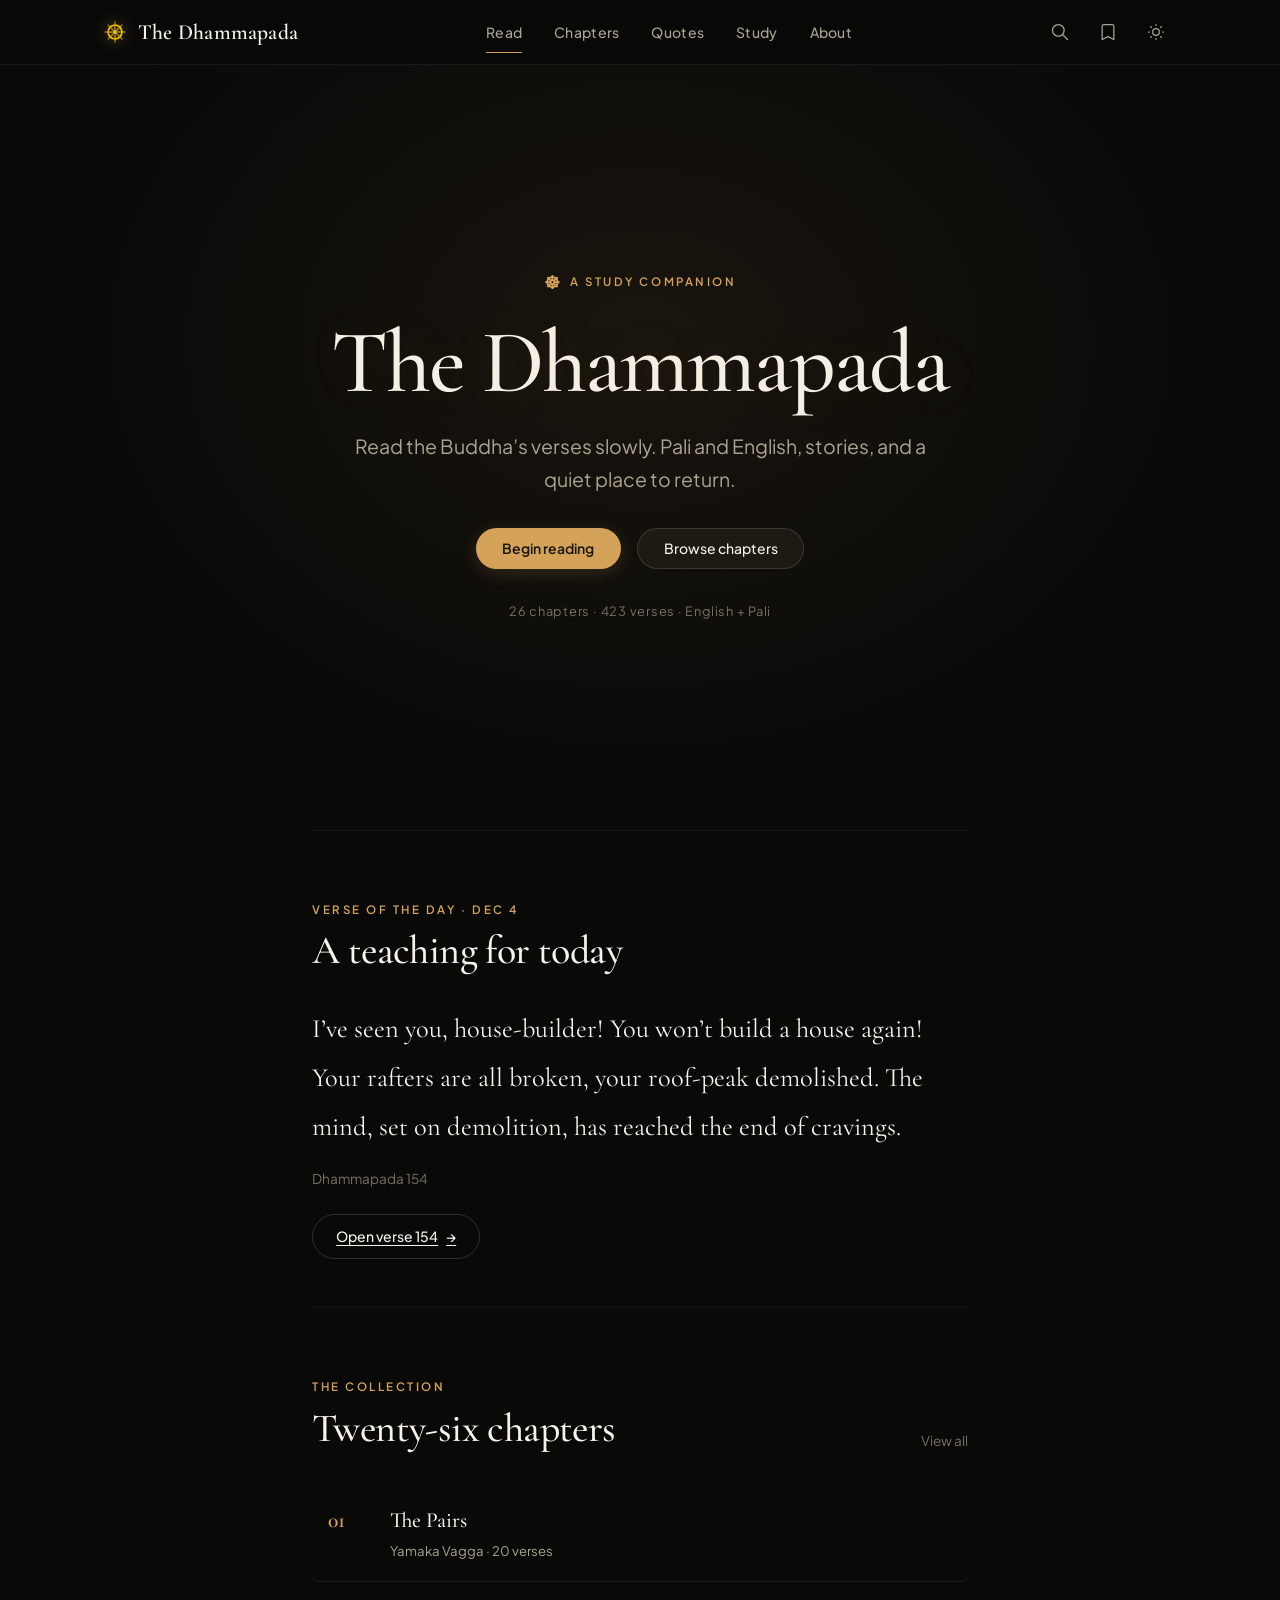
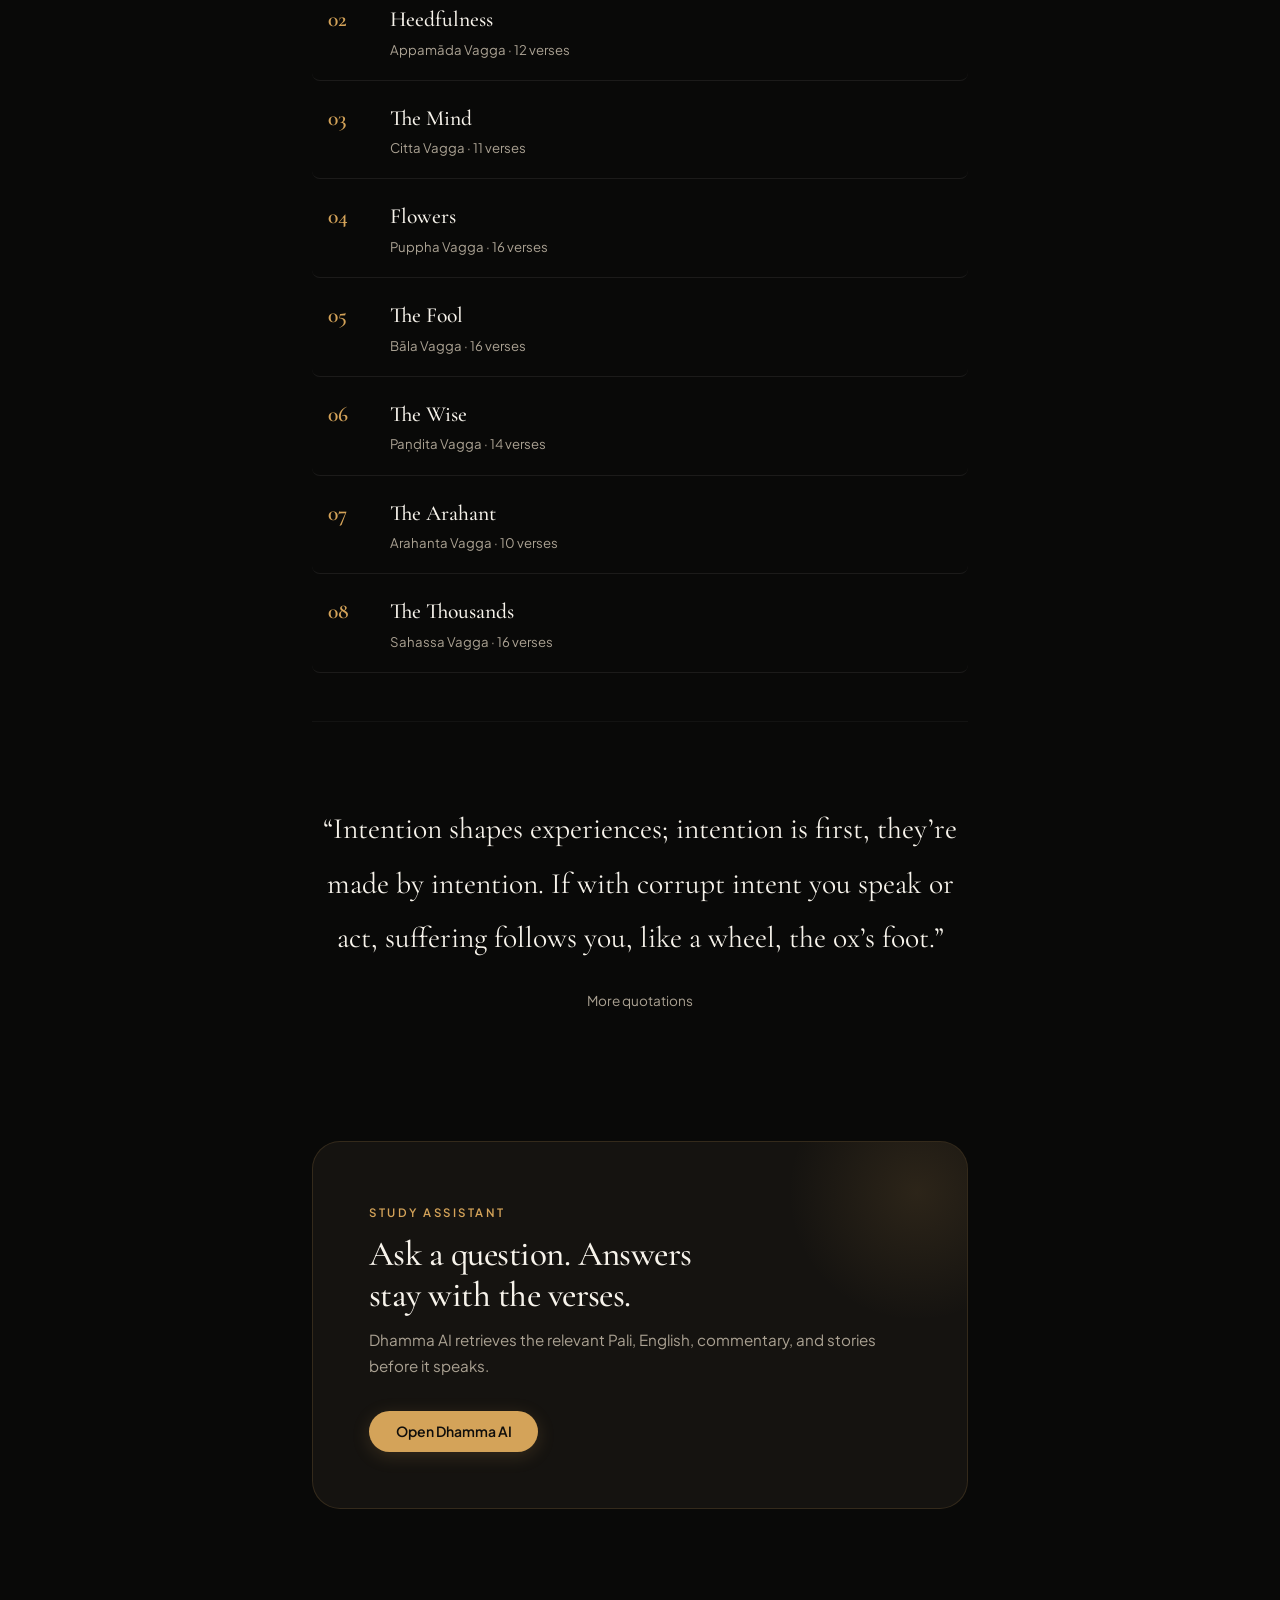
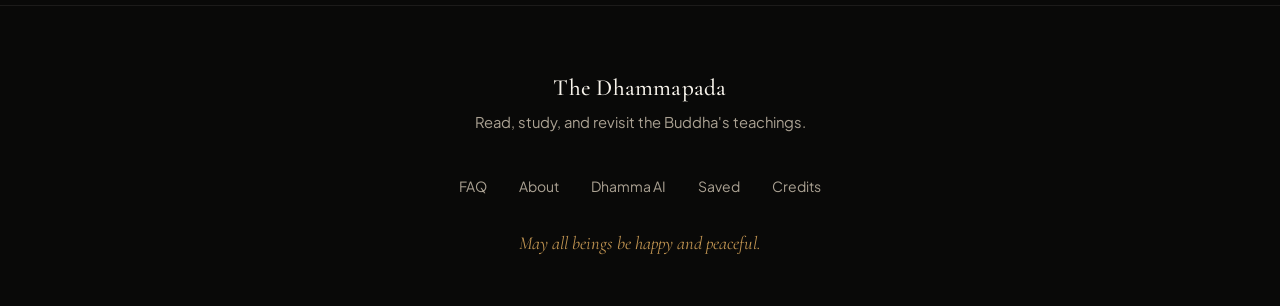
<file: index.html>
<!DOCTYPE html>
<html lang="en">
<head>
<meta charset="UTF-8">
<meta name="viewport" content="width=device-width, initial-scale=1.0">
<meta name="description" content="Study and read The Dhammapada">
<meta name="theme-color" content="#0B0A09">
<meta property="og:type" content="website">
<meta property="og:title" content="The Dhammapada">
<meta property="og:description" content="Study and read The Dhammapada">
<meta property="og:image" content="assets/images/dharmachakra.png">
<title>The Dhammapada</title>
<link rel="canonical" id="canonicalLink" href="">
<link rel="preconnect" href="https://fonts.googleapis.com">
<link rel="preconnect" href="https://fonts.gstatic.com" crossorigin>
<link href="https://fonts.googleapis.com/css2?family=Cormorant+Garamond:ital,wght@0,400;0,500;0,600;0,700;1,400;1,500;1,600&family=Plus+Jakarta+Sans:wght@400;500;600;700&display=swap" rel="stylesheet">
<link rel="stylesheet" href="assets/css/tokens.css">
<link rel="stylesheet" href="assets/css/base.css">
<link rel="stylesheet" href="assets/css/components.css">
<script type="application/ld+json" id="structuredData"></script>
</head>
<body data-page="home">
<nav class="navbar" role="navigation" aria-label="Main navigation">
  <div class="container navbar-inner">
    <a href="index.html" class="navbar-brand">
      <img src="assets/images/dharmachakra.png" alt="" width="24" height="24" aria-hidden="true">
      The Dhammapada
    </a>
    <ul class="navbar-nav" role="menubar">
      <li><a href="index.html" class="nav-link" data-nav="home" role="menuitem">Read</a></li>
      <li><a href="pages/chapters.html" class="nav-link" data-nav="chapters" role="menuitem">Chapters</a></li>
      <li><a href="pages/quotes.html" class="nav-link" data-nav="quotes" role="menuitem">Quotes</a></li>
      <li><a href="pages/dhamma-ai.html" class="nav-link" data-nav="ai" role="menuitem">Study</a></li>
      <li><a href="pages/about.html" class="nav-link" data-nav="about" role="menuitem">About</a></li>
    </ul>
    <div class="navbar-actions">
      <button class="btn-icon" id="searchButton" title="Search (Ctrl+K)" type="button" aria-label="Search">
        <svg width="20" height="20" fill="none" stroke="currentColor" viewBox="0 0 24 24"><path stroke-linecap="round" stroke-linejoin="round" stroke-width="1.5" d="M21 21l-6-6m2-5a7 7 0 11-14 0 7 7 0 0114 0z"/></svg>
      </button>
      <a href="pages/saved.html" class="btn-icon" title="Saved verses" aria-label="Saved verses">
        <svg width="20" height="20" fill="none" stroke="currentColor" viewBox="0 0 24 24"><path stroke-linecap="round" stroke-linejoin="round" stroke-width="1.5" d="M5 5a2 2 0 012-2h10a2 2 0 012 2v16l-7-3.5L5 21V5z"/></svg>
      </a>
      <button class="btn-icon" id="themeToggle" title="Toggle theme" type="button" aria-label="Toggle light/dark theme">
        <svg width="20" height="20" fill="none" stroke="currentColor" viewBox="0 0 24 24"><path stroke-linecap="round" stroke-linejoin="round" stroke-width="1.5" d="M12 3v1m0 16v1m9-9h-1M4 12H3m15.364 6.364l-.707-.707M6.343 6.343l-.707-.707m12.728 0l-.707.707M6.343 17.657l-.707.707M16 12a4 4 0 11-8 0 4 4 0 018 0z"/></svg>
      </button>
    </div>
  </div>
</nav>

<main id="pageContent"></main>
<noscript><div class="container" style="padding: 2rem 0;">JavaScript is required to load the interactive reading experience.</div></noscript>

<footer class="footer">
  <div class="container">
    <p class="text-serif" style="margin-bottom: var(--space-2);">The Dhammapada</p>
    <p style="margin-bottom: var(--space-4);">Read, study, and revisit the Buddha's teachings.</p>
    <div class="footer-links">
      <a href="pages/faq.html">FAQ</a>
      <a href="pages/about.html">About</a>
      <a href="pages/dhamma-ai.html">Dhamma AI</a>
      <a href="pages/saved.html">Saved</a>
      <a href="pages/credits.html">Credits</a>
    </div>
    <p class="footer-ethos">May all beings be happy and peaceful.</p>
  </div>
</footer>

<nav class="bottom-nav" aria-label="Mobile navigation">
  <a href="index.html" class="bottom-nav-item" data-nav="home">
    <svg width="20" height="20" fill="none" stroke="currentColor" viewBox="0 0 24 24"><path stroke-linecap="round" stroke-linejoin="round" stroke-width="1.5" d="M12 6.253v13m0-13C10.832 5.477 9.246 5 7.5 5S4.168 5.477 3 6.253v13C4.168 18.477 5.754 18 7.5 18s3.332.477 4.5 1.253m0-13C13.168 5.477 14.754 5 16.5 5c1.747 0 3.332.477 4.5 1.253v13C19.832 18.477 18.247 18 16.5 18c-1.746 0-3.332.477-4.5 1.253"/></svg>
    <span>Read</span>
  </a>
  <a href="pages/chapters.html" class="bottom-nav-item" data-nav="chapters">
    <svg width="20" height="20" fill="none" stroke="currentColor" viewBox="0 0 24 24"><path stroke-linecap="round" stroke-linejoin="round" stroke-width="1.5" d="M4 6h16M4 10h16M4 14h16M4 18h16"/></svg>
    <span>Chapters</span>
  </a>
  <a href="pages/dhamma-ai.html" class="bottom-nav-item" data-nav="ai">
    <svg width="20" height="20" fill="none" stroke="currentColor" viewBox="0 0 24 24"><path stroke-linecap="round" stroke-linejoin="round" stroke-width="1.5" d="M9.663 17h4.673M12 3v1m6.364 1.636l-.707.707M21 12h-1M4 12H3m3.343-5.657l-.707-.707m2.828 9.9a5 5 0 117.072 0l-.548.547A3.374 3.374 0 0014 18.469V19a2 2 0 11-4 0v-.531c0-.895-.356-1.754-.988-2.386l-.548-.547z"/></svg>
    <span>Study</span>
  </a>
  <a href="pages/saved.html" class="bottom-nav-item" data-nav="saved">
    <svg width="20" height="20" fill="none" stroke="currentColor" viewBox="0 0 24 24"><path stroke-linecap="round" stroke-linejoin="round" stroke-width="1.5" d="M5 5a2 2 0 012-2h10a2 2 0 012 2v16l-7-3.5L5 21V5z"/></svg>
    <span>Saved</span>
  </a>
</nav>

<div class="command-palette-overlay" id="searchModal" role="dialog" aria-modal="true" aria-label="Search">
  <div class="command-palette">
    <div class="command-palette-input-wrap">
      <svg width="20" height="20" fill="none" stroke="currentColor" viewBox="0 0 24 24" aria-hidden="true"><path stroke-linecap="round" stroke-linejoin="round" stroke-width="1.5" d="M21 21l-6-6m2-5a7 7 0 11-14 0 7 7 0 0114 0z"/></svg>
      <input type="text" class="command-palette-input" id="searchInput" placeholder="Search verses, chapters, themes..." autocomplete="off">
      <span class="command-palette-shortcut">ESC</span>
    </div>
    <div class="command-palette-results" id="searchResults">
      <div class="command-palette-empty">Search by keyword, theme, or verse reference like 1:5 or 183</div>
    </div>
  </div>
</div>

<button class="btn-icon focus-exit-btn" id="focusExitBtn" title="Exit focus mode (Esc)" aria-label="Exit focus mode">
  <svg width="20" height="20" fill="none" stroke="currentColor" viewBox="0 0 24 24"><path stroke-linecap="round" stroke-linejoin="round" stroke-width="1.5" d="M6 18L18 6M6 6l12 12"/></svg>
</button>
<div class="toast" id="toast" role="status" aria-live="polite"></div>

<script type="module" src="assets/js/app.js"></script>
</body>
</html>
</file>
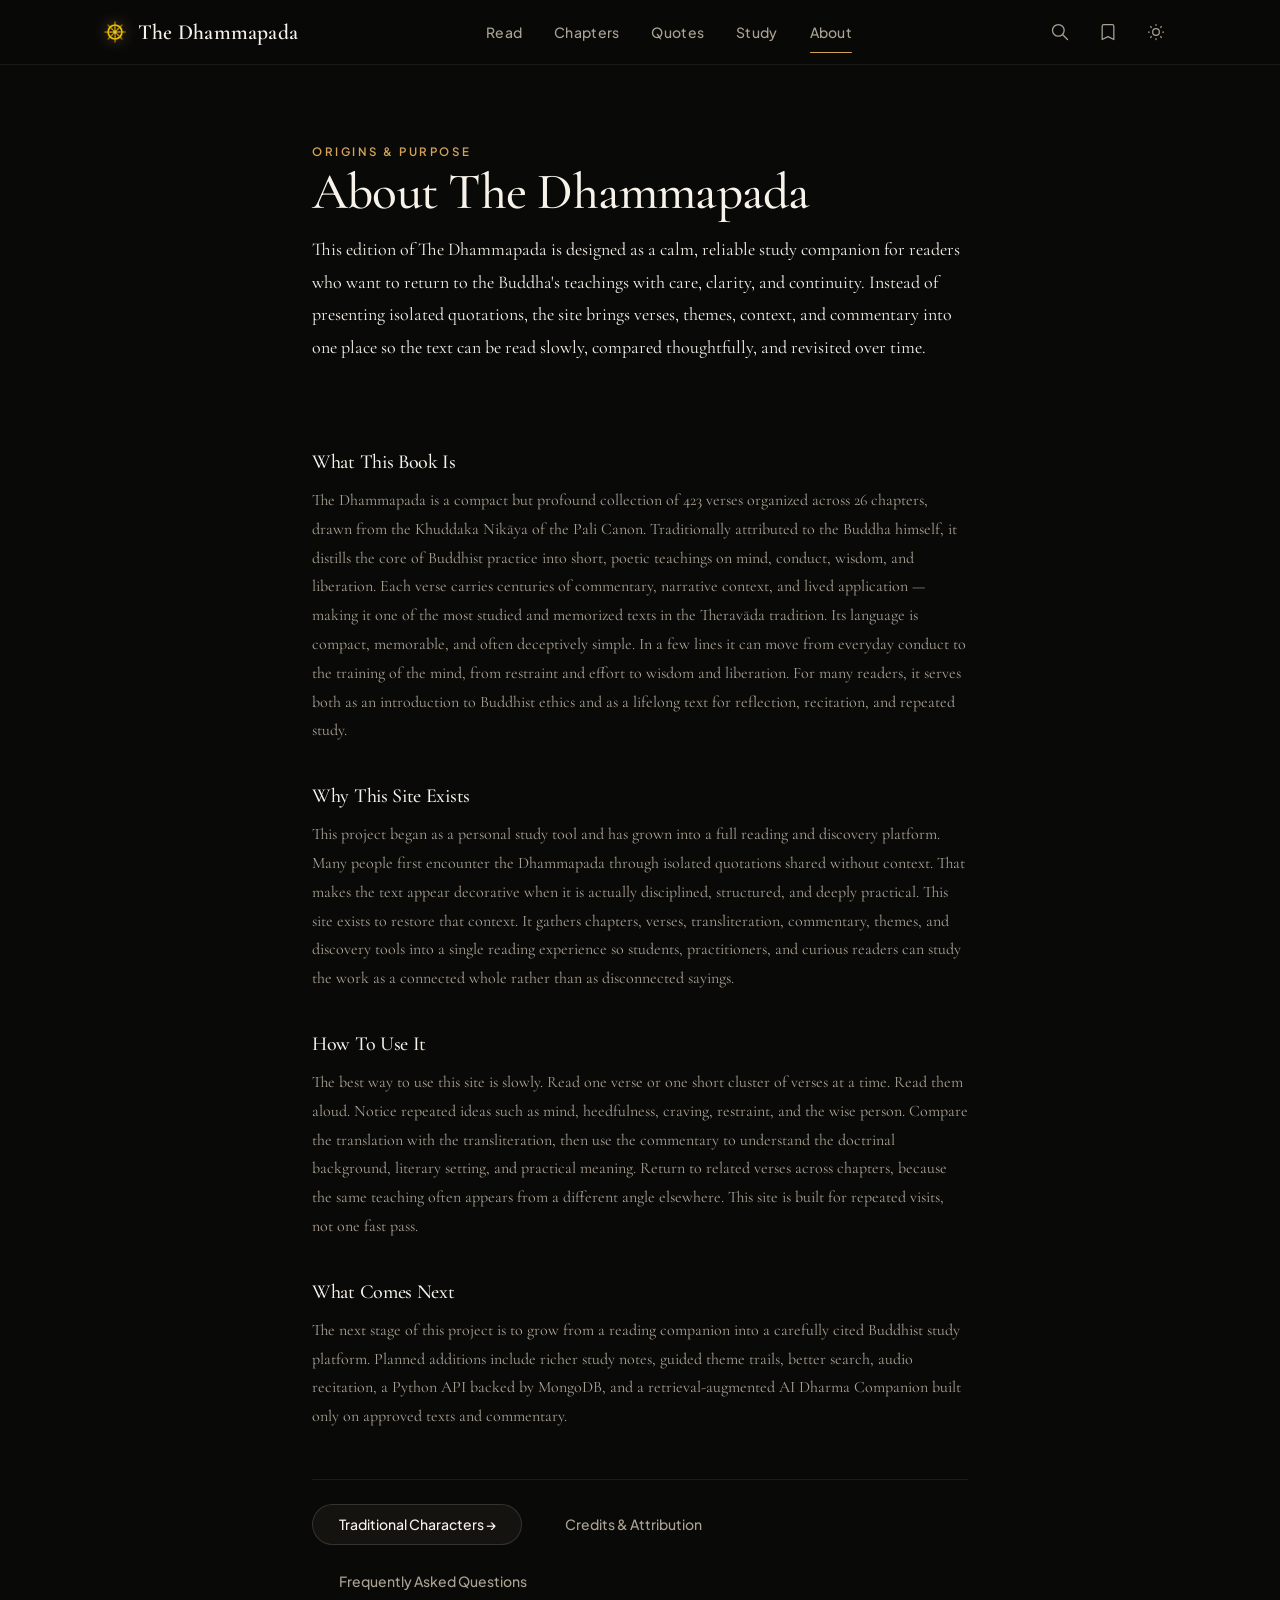
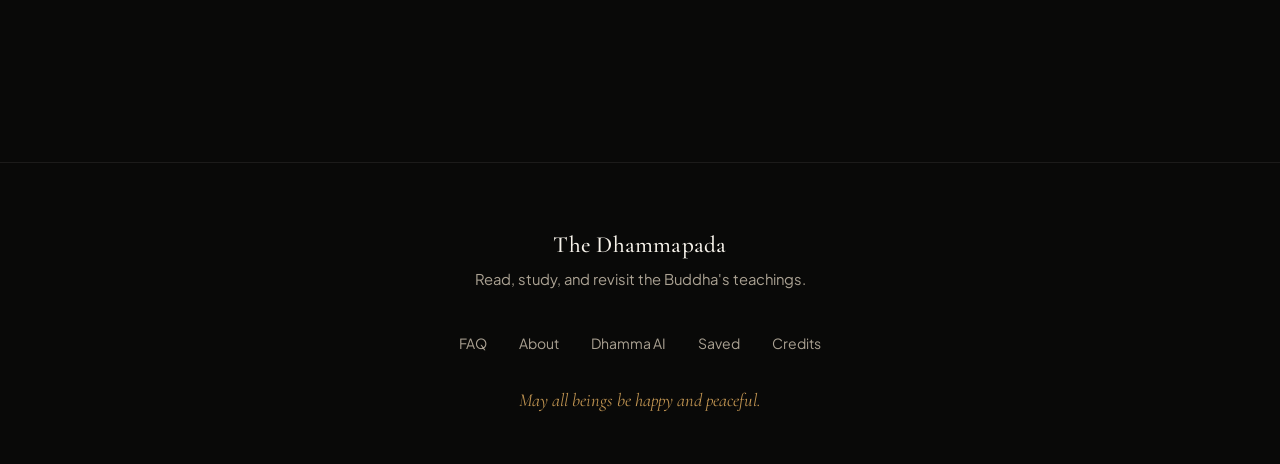
<file: pages/about.html>
<!DOCTYPE html>
<html lang="en">
<head>
<meta charset="UTF-8">
<meta name="viewport" content="width=device-width, initial-scale=1.0">
<meta name="description" content="Study and read The Dhammapada">
<meta name="theme-color" content="#0B0A09">
<meta property="og:type" content="website">
<meta property="og:title" content="About — The Dhammapada">
<meta property="og:description" content="Study and read The Dhammapada">
<meta property="og:image" content="../assets/images/dharmachakra.png">
<title>About — The Dhammapada</title>
<link rel="canonical" id="canonicalLink" href="">
<link rel="preconnect" href="https://fonts.googleapis.com">
<link rel="preconnect" href="https://fonts.gstatic.com" crossorigin>
<link href="https://fonts.googleapis.com/css2?family=Cormorant+Garamond:ital,wght@0,400;0,500;0,600;0,700;1,400;1,500;1,600&family=Plus+Jakarta+Sans:wght@400;500;600;700&display=swap" rel="stylesheet">
<link rel="stylesheet" href="../assets/css/tokens.css">
<link rel="stylesheet" href="../assets/css/base.css">
<link rel="stylesheet" href="../assets/css/components.css">
<script type="application/ld+json" id="structuredData"></script>
</head>
<body data-page="about">
<nav class="navbar" role="navigation" aria-label="Main navigation">
  <div class="container navbar-inner">
    <a href="../index.html" class="navbar-brand">
      <img src="../assets/images/dharmachakra.png" alt="" width="24" height="24" aria-hidden="true">
      The Dhammapada
    </a>
    <ul class="navbar-nav" role="menubar">
      <li><a href="../index.html" class="nav-link" data-nav="home" role="menuitem">Read</a></li>
      <li><a href="chapters.html" class="nav-link" data-nav="chapters" role="menuitem">Chapters</a></li>
      <li><a href="quotes.html" class="nav-link" data-nav="quotes" role="menuitem">Quotes</a></li>
      <li><a href="dhamma-ai.html" class="nav-link" data-nav="ai" role="menuitem">Study</a></li>
      <li><a href="about.html" class="nav-link" data-nav="about" role="menuitem">About</a></li>
    </ul>
    <div class="navbar-actions">
      <button class="btn-icon" id="searchButton" title="Search (Ctrl+K)" type="button" aria-label="Search">
        <svg width="20" height="20" fill="none" stroke="currentColor" viewBox="0 0 24 24"><path stroke-linecap="round" stroke-linejoin="round" stroke-width="1.5" d="M21 21l-6-6m2-5a7 7 0 11-14 0 7 7 0 0114 0z"/></svg>
      </button>
      <a href="saved.html" class="btn-icon" title="Saved verses" aria-label="Saved verses">
        <svg width="20" height="20" fill="none" stroke="currentColor" viewBox="0 0 24 24"><path stroke-linecap="round" stroke-linejoin="round" stroke-width="1.5" d="M5 5a2 2 0 012-2h10a2 2 0 012 2v16l-7-3.5L5 21V5z"/></svg>
      </a>
      <button class="btn-icon" id="themeToggle" title="Toggle theme" type="button" aria-label="Toggle light/dark theme">
        <svg width="20" height="20" fill="none" stroke="currentColor" viewBox="0 0 24 24"><path stroke-linecap="round" stroke-linejoin="round" stroke-width="1.5" d="M12 3v1m0 16v1m9-9h-1M4 12H3m15.364 6.364l-.707-.707M6.343 6.343l-.707-.707m12.728 0l-.707.707M6.343 17.657l-.707.707M16 12a4 4 0 11-8 0 4 4 0 018 0z"/></svg>
      </button>
    </div>
  </div>
</nav>

<main id="pageContent"></main>
<noscript><div class="container" style="padding: 2rem 0;">JavaScript is required to load the interactive reading experience.</div></noscript>

<footer class="footer">
  <div class="container">
    <p class="text-serif" style="margin-bottom: var(--space-2);">The Dhammapada</p>
    <p style="margin-bottom: var(--space-4);">Read, study, and revisit the Buddha's teachings.</p>
    <div class="footer-links">
      <a href="faq.html">FAQ</a>
      <a href="about.html">About</a>
      <a href="dhamma-ai.html">Dhamma AI</a>
      <a href="saved.html">Saved</a>
      <a href="credits.html">Credits</a>
    </div>
    <p class="footer-ethos">May all beings be happy and peaceful.</p>
  </div>
</footer>

<nav class="bottom-nav" aria-label="Mobile navigation">
  <a href="../index.html" class="bottom-nav-item" data-nav="home">
    <svg width="20" height="20" fill="none" stroke="currentColor" viewBox="0 0 24 24"><path stroke-linecap="round" stroke-linejoin="round" stroke-width="1.5" d="M12 6.253v13m0-13C10.832 5.477 9.246 5 7.5 5S4.168 5.477 3 6.253v13C4.168 18.477 5.754 18 7.5 18s3.332.477 4.5 1.253m0-13C13.168 5.477 14.754 5 16.5 5c1.747 0 3.332.477 4.5 1.253v13C19.832 18.477 18.247 18 16.5 18c-1.746 0-3.332.477-4.5 1.253"/></svg>
    <span>Read</span>
  </a>
  <a href="chapters.html" class="bottom-nav-item" data-nav="chapters">
    <svg width="20" height="20" fill="none" stroke="currentColor" viewBox="0 0 24 24"><path stroke-linecap="round" stroke-linejoin="round" stroke-width="1.5" d="M4 6h16M4 10h16M4 14h16M4 18h16"/></svg>
    <span>Chapters</span>
  </a>
  <a href="dhamma-ai.html" class="bottom-nav-item" data-nav="ai">
    <svg width="20" height="20" fill="none" stroke="currentColor" viewBox="0 0 24 24"><path stroke-linecap="round" stroke-linejoin="round" stroke-width="1.5" d="M9.663 17h4.673M12 3v1m6.364 1.636l-.707.707M21 12h-1M4 12H3m3.343-5.657l-.707-.707m2.828 9.9a5 5 0 117.072 0l-.548.547A3.374 3.374 0 0014 18.469V19a2 2 0 11-4 0v-.531c0-.895-.356-1.754-.988-2.386l-.548-.547z"/></svg>
    <span>Study</span>
  </a>
  <a href="saved.html" class="bottom-nav-item" data-nav="saved">
    <svg width="20" height="20" fill="none" stroke="currentColor" viewBox="0 0 24 24"><path stroke-linecap="round" stroke-linejoin="round" stroke-width="1.5" d="M5 5a2 2 0 012-2h10a2 2 0 012 2v16l-7-3.5L5 21V5z"/></svg>
    <span>Saved</span>
  </a>
</nav>

<div class="command-palette-overlay" id="searchModal" role="dialog" aria-modal="true" aria-label="Search">
  <div class="command-palette">
    <div class="command-palette-input-wrap">
      <svg width="20" height="20" fill="none" stroke="currentColor" viewBox="0 0 24 24" aria-hidden="true"><path stroke-linecap="round" stroke-linejoin="round" stroke-width="1.5" d="M21 21l-6-6m2-5a7 7 0 11-14 0 7 7 0 0114 0z"/></svg>
      <input type="text" class="command-palette-input" id="searchInput" placeholder="Search verses, chapters, themes..." autocomplete="off">
      <span class="command-palette-shortcut">ESC</span>
    </div>
    <div class="command-palette-results" id="searchResults">
      <div class="command-palette-empty">Search by keyword, theme, or verse reference like 1:5 or 183</div>
    </div>
  </div>
</div>

<button class="btn-icon focus-exit-btn" id="focusExitBtn" title="Exit focus mode (Esc)" aria-label="Exit focus mode">
  <svg width="20" height="20" fill="none" stroke="currentColor" viewBox="0 0 24 24"><path stroke-linecap="round" stroke-linejoin="round" stroke-width="1.5" d="M6 18L18 6M6 6l12 12"/></svg>
</button>
<div class="toast" id="toast" role="status" aria-live="polite"></div>

<script type="module" src="../assets/js/app.js"></script>
</body>
</html>
</file>
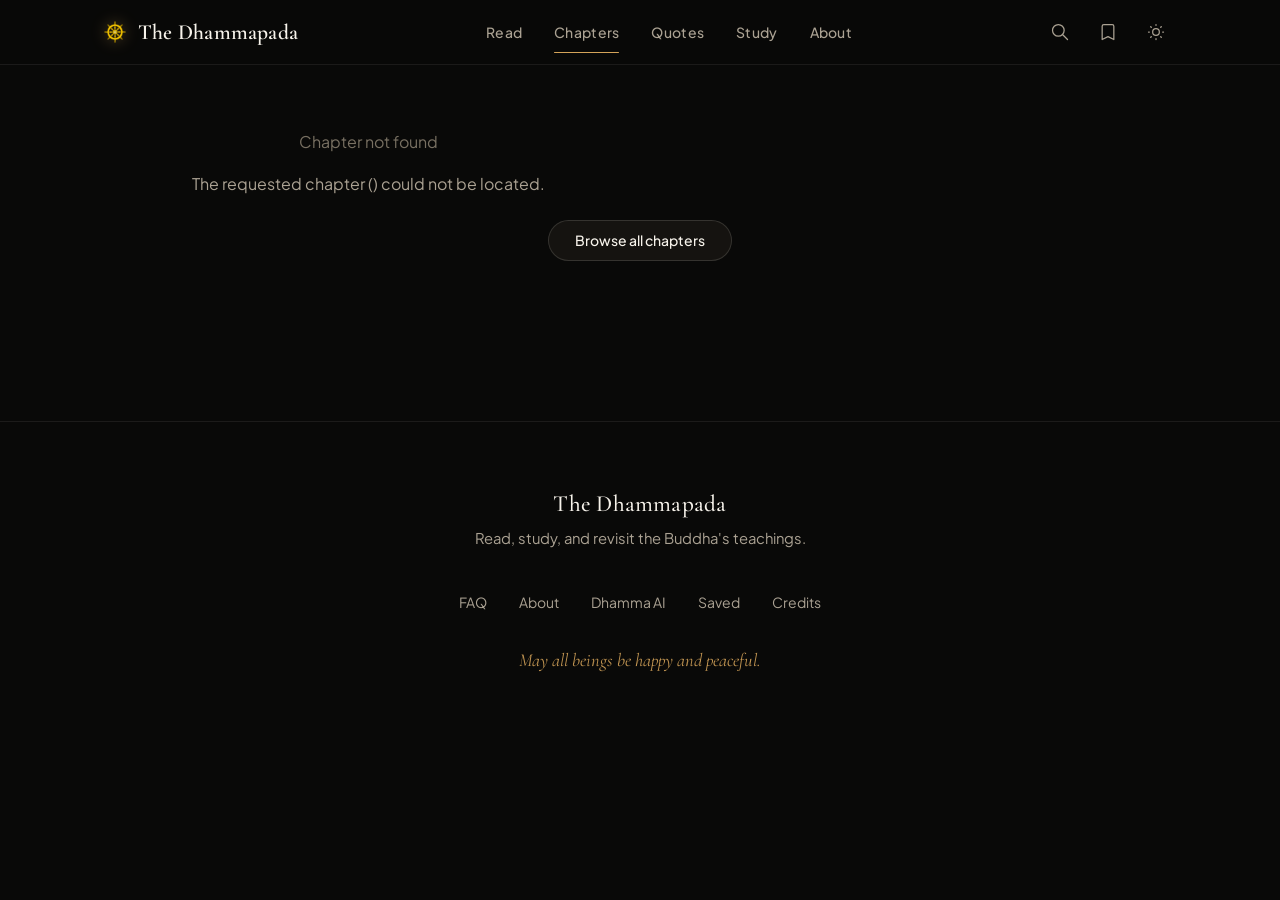
<file: pages/chapter.html>
<!DOCTYPE html>
<html lang="en">
<head>
<meta charset="UTF-8">
<meta name="viewport" content="width=device-width, initial-scale=1.0">
<meta name="description" content="Study and read The Dhammapada">
<meta name="theme-color" content="#0B0A09">
<meta property="og:type" content="website">
<meta property="og:title" content="Chapter — The Dhammapada">
<meta property="og:description" content="Study and read The Dhammapada">
<meta property="og:image" content="../assets/images/dharmachakra.png">
<title>Chapter — The Dhammapada</title>
<link rel="canonical" id="canonicalLink" href="">
<link rel="preconnect" href="https://fonts.googleapis.com">
<link rel="preconnect" href="https://fonts.gstatic.com" crossorigin>
<link href="https://fonts.googleapis.com/css2?family=Cormorant+Garamond:ital,wght@0,400;0,500;0,600;0,700;1,400;1,500;1,600&family=Plus+Jakarta+Sans:wght@400;500;600;700&display=swap" rel="stylesheet">
<link rel="stylesheet" href="../assets/css/tokens.css">
<link rel="stylesheet" href="../assets/css/base.css">
<link rel="stylesheet" href="../assets/css/components.css">
<script type="application/ld+json" id="structuredData"></script>
</head>
<body data-page="chapter">
<nav class="navbar" role="navigation" aria-label="Main navigation">
  <div class="container navbar-inner">
    <a href="../index.html" class="navbar-brand">
      <img src="../assets/images/dharmachakra.png" alt="" width="24" height="24" aria-hidden="true">
      The Dhammapada
    </a>
    <ul class="navbar-nav" role="menubar">
      <li><a href="../index.html" class="nav-link" data-nav="home" role="menuitem">Read</a></li>
      <li><a href="chapters.html" class="nav-link" data-nav="chapters" role="menuitem">Chapters</a></li>
      <li><a href="quotes.html" class="nav-link" data-nav="quotes" role="menuitem">Quotes</a></li>
      <li><a href="dhamma-ai.html" class="nav-link" data-nav="ai" role="menuitem">Study</a></li>
      <li><a href="about.html" class="nav-link" data-nav="about" role="menuitem">About</a></li>
    </ul>
    <div class="navbar-actions">
      <button class="btn-icon" id="searchButton" title="Search (Ctrl+K)" type="button" aria-label="Search">
        <svg width="20" height="20" fill="none" stroke="currentColor" viewBox="0 0 24 24"><path stroke-linecap="round" stroke-linejoin="round" stroke-width="1.5" d="M21 21l-6-6m2-5a7 7 0 11-14 0 7 7 0 0114 0z"/></svg>
      </button>
      <a href="saved.html" class="btn-icon" title="Saved verses" aria-label="Saved verses">
        <svg width="20" height="20" fill="none" stroke="currentColor" viewBox="0 0 24 24"><path stroke-linecap="round" stroke-linejoin="round" stroke-width="1.5" d="M5 5a2 2 0 012-2h10a2 2 0 012 2v16l-7-3.5L5 21V5z"/></svg>
      </a>
      <button class="btn-icon" id="themeToggle" title="Toggle theme" type="button" aria-label="Toggle light/dark theme">
        <svg width="20" height="20" fill="none" stroke="currentColor" viewBox="0 0 24 24"><path stroke-linecap="round" stroke-linejoin="round" stroke-width="1.5" d="M12 3v1m0 16v1m9-9h-1M4 12H3m15.364 6.364l-.707-.707M6.343 6.343l-.707-.707m12.728 0l-.707.707M6.343 17.657l-.707.707M16 12a4 4 0 11-8 0 4 4 0 018 0z"/></svg>
      </button>
    </div>
  </div>
</nav>

<main id="pageContent"></main>
<noscript><div class="container" style="padding: 2rem 0;">JavaScript is required to load the interactive reading experience.</div></noscript>

<footer class="footer">
  <div class="container">
    <p class="text-serif" style="margin-bottom: var(--space-2);">The Dhammapada</p>
    <p style="margin-bottom: var(--space-4);">Read, study, and revisit the Buddha's teachings.</p>
    <div class="footer-links">
      <a href="faq.html">FAQ</a>
      <a href="about.html">About</a>
      <a href="dhamma-ai.html">Dhamma AI</a>
      <a href="saved.html">Saved</a>
      <a href="credits.html">Credits</a>
    </div>
    <p class="footer-ethos">May all beings be happy and peaceful.</p>
  </div>
</footer>

<nav class="bottom-nav" aria-label="Mobile navigation">
  <a href="../index.html" class="bottom-nav-item" data-nav="home">
    <svg width="20" height="20" fill="none" stroke="currentColor" viewBox="0 0 24 24"><path stroke-linecap="round" stroke-linejoin="round" stroke-width="1.5" d="M12 6.253v13m0-13C10.832 5.477 9.246 5 7.5 5S4.168 5.477 3 6.253v13C4.168 18.477 5.754 18 7.5 18s3.332.477 4.5 1.253m0-13C13.168 5.477 14.754 5 16.5 5c1.747 0 3.332.477 4.5 1.253v13C19.832 18.477 18.247 18 16.5 18c-1.746 0-3.332.477-4.5 1.253"/></svg>
    <span>Read</span>
  </a>
  <a href="chapters.html" class="bottom-nav-item" data-nav="chapters">
    <svg width="20" height="20" fill="none" stroke="currentColor" viewBox="0 0 24 24"><path stroke-linecap="round" stroke-linejoin="round" stroke-width="1.5" d="M4 6h16M4 10h16M4 14h16M4 18h16"/></svg>
    <span>Chapters</span>
  </a>
  <a href="dhamma-ai.html" class="bottom-nav-item" data-nav="ai">
    <svg width="20" height="20" fill="none" stroke="currentColor" viewBox="0 0 24 24"><path stroke-linecap="round" stroke-linejoin="round" stroke-width="1.5" d="M9.663 17h4.673M12 3v1m6.364 1.636l-.707.707M21 12h-1M4 12H3m3.343-5.657l-.707-.707m2.828 9.9a5 5 0 117.072 0l-.548.547A3.374 3.374 0 0014 18.469V19a2 2 0 11-4 0v-.531c0-.895-.356-1.754-.988-2.386l-.548-.547z"/></svg>
    <span>Study</span>
  </a>
  <a href="saved.html" class="bottom-nav-item" data-nav="saved">
    <svg width="20" height="20" fill="none" stroke="currentColor" viewBox="0 0 24 24"><path stroke-linecap="round" stroke-linejoin="round" stroke-width="1.5" d="M5 5a2 2 0 012-2h10a2 2 0 012 2v16l-7-3.5L5 21V5z"/></svg>
    <span>Saved</span>
  </a>
</nav>

<div class="command-palette-overlay" id="searchModal" role="dialog" aria-modal="true" aria-label="Search">
  <div class="command-palette">
    <div class="command-palette-input-wrap">
      <svg width="20" height="20" fill="none" stroke="currentColor" viewBox="0 0 24 24" aria-hidden="true"><path stroke-linecap="round" stroke-linejoin="round" stroke-width="1.5" d="M21 21l-6-6m2-5a7 7 0 11-14 0 7 7 0 0114 0z"/></svg>
      <input type="text" class="command-palette-input" id="searchInput" placeholder="Search verses, chapters, themes..." autocomplete="off">
      <span class="command-palette-shortcut">ESC</span>
    </div>
    <div class="command-palette-results" id="searchResults">
      <div class="command-palette-empty">Search by keyword, theme, or verse reference like 1:5 or 183</div>
    </div>
  </div>
</div>

<button class="btn-icon focus-exit-btn" id="focusExitBtn" title="Exit focus mode (Esc)" aria-label="Exit focus mode">
  <svg width="20" height="20" fill="none" stroke="currentColor" viewBox="0 0 24 24"><path stroke-linecap="round" stroke-linejoin="round" stroke-width="1.5" d="M6 18L18 6M6 6l12 12"/></svg>
</button>
<div class="toast" id="toast" role="status" aria-live="polite"></div>

<script type="module" src="../assets/js/app.js"></script>
</body>
</html>
</file>
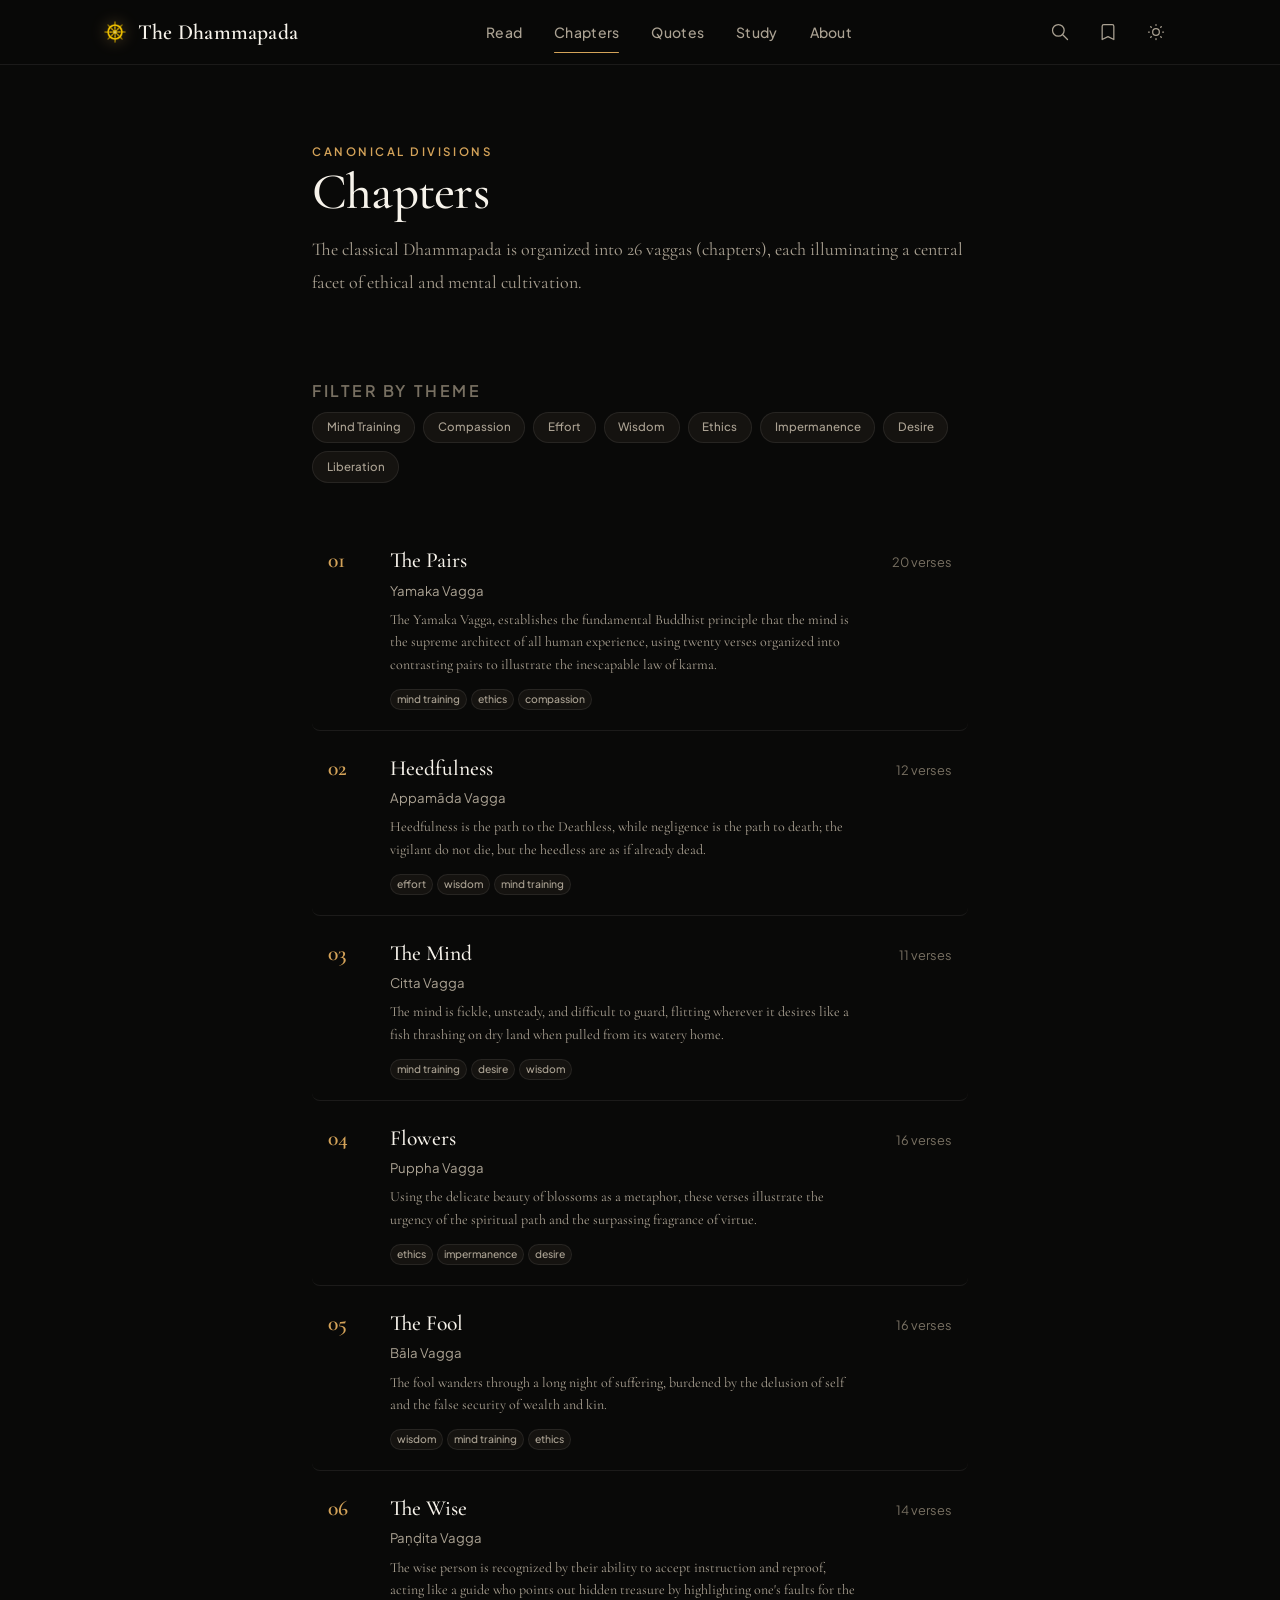
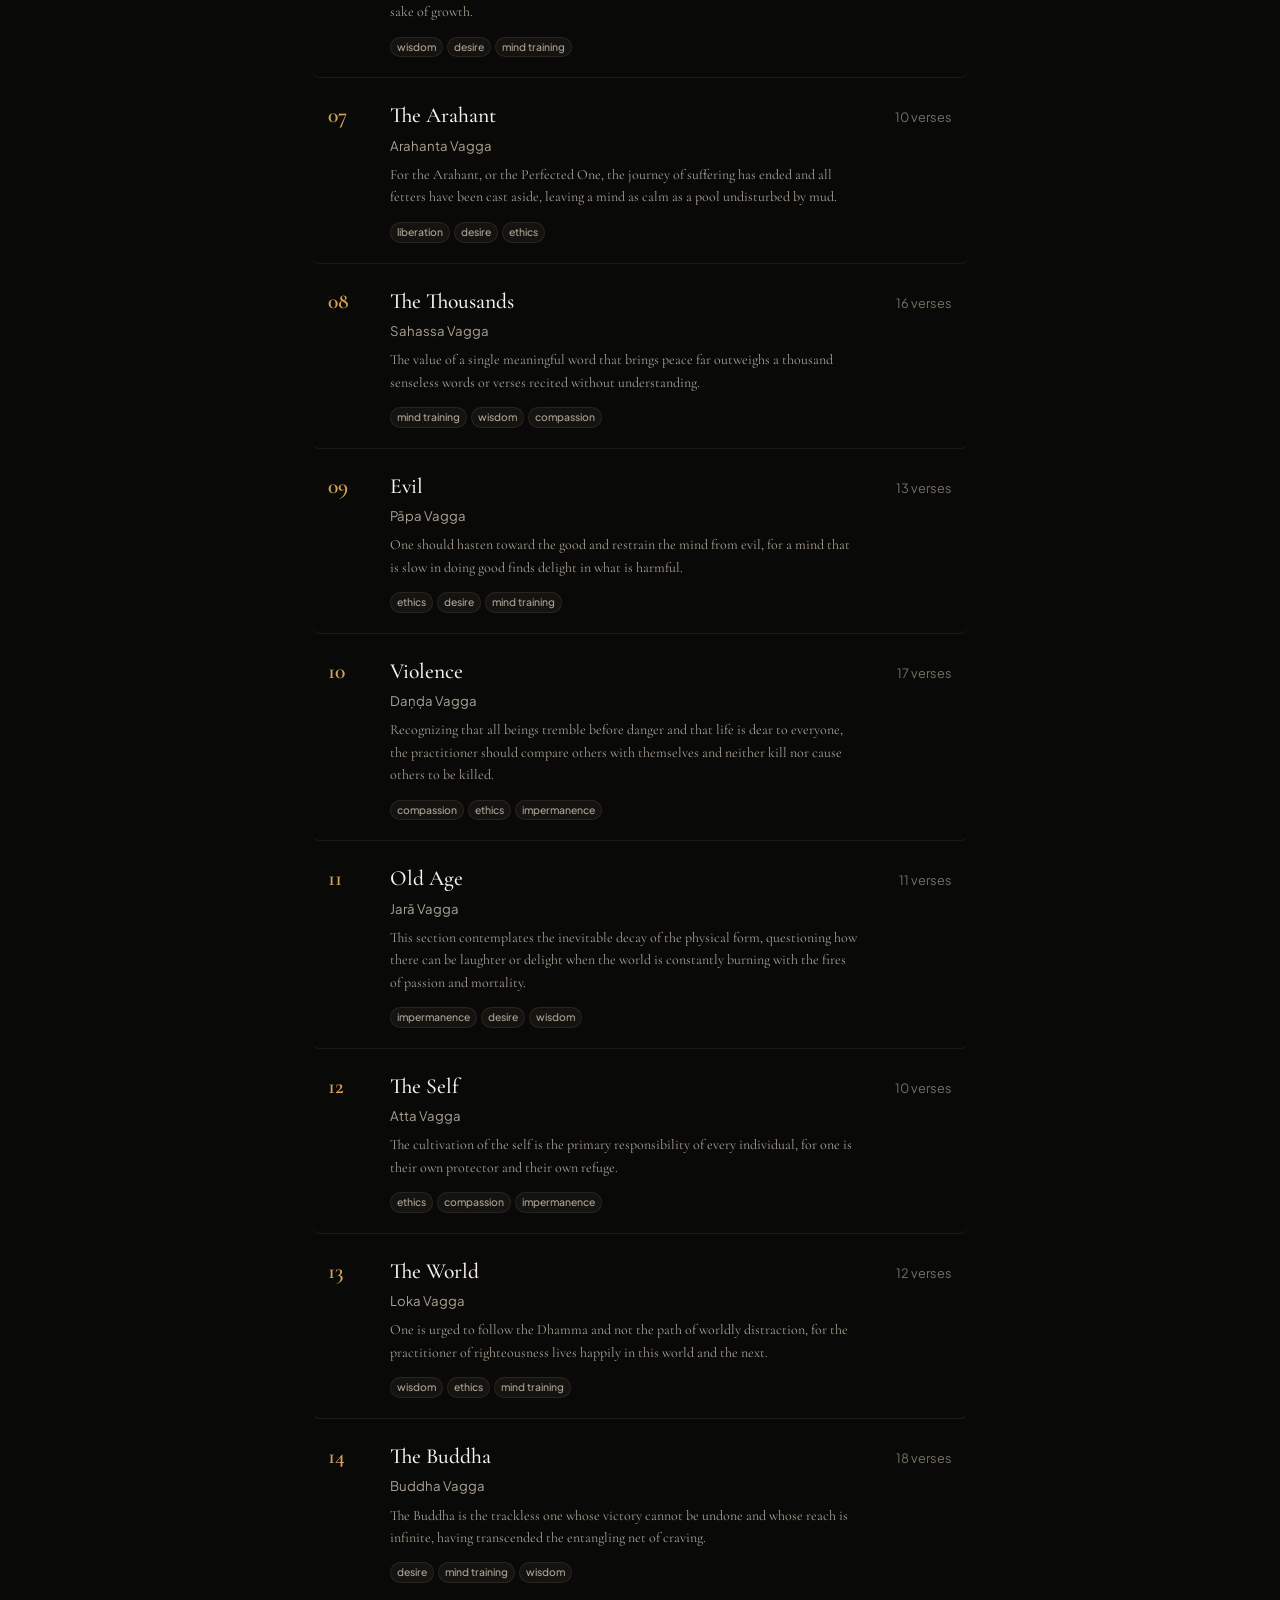
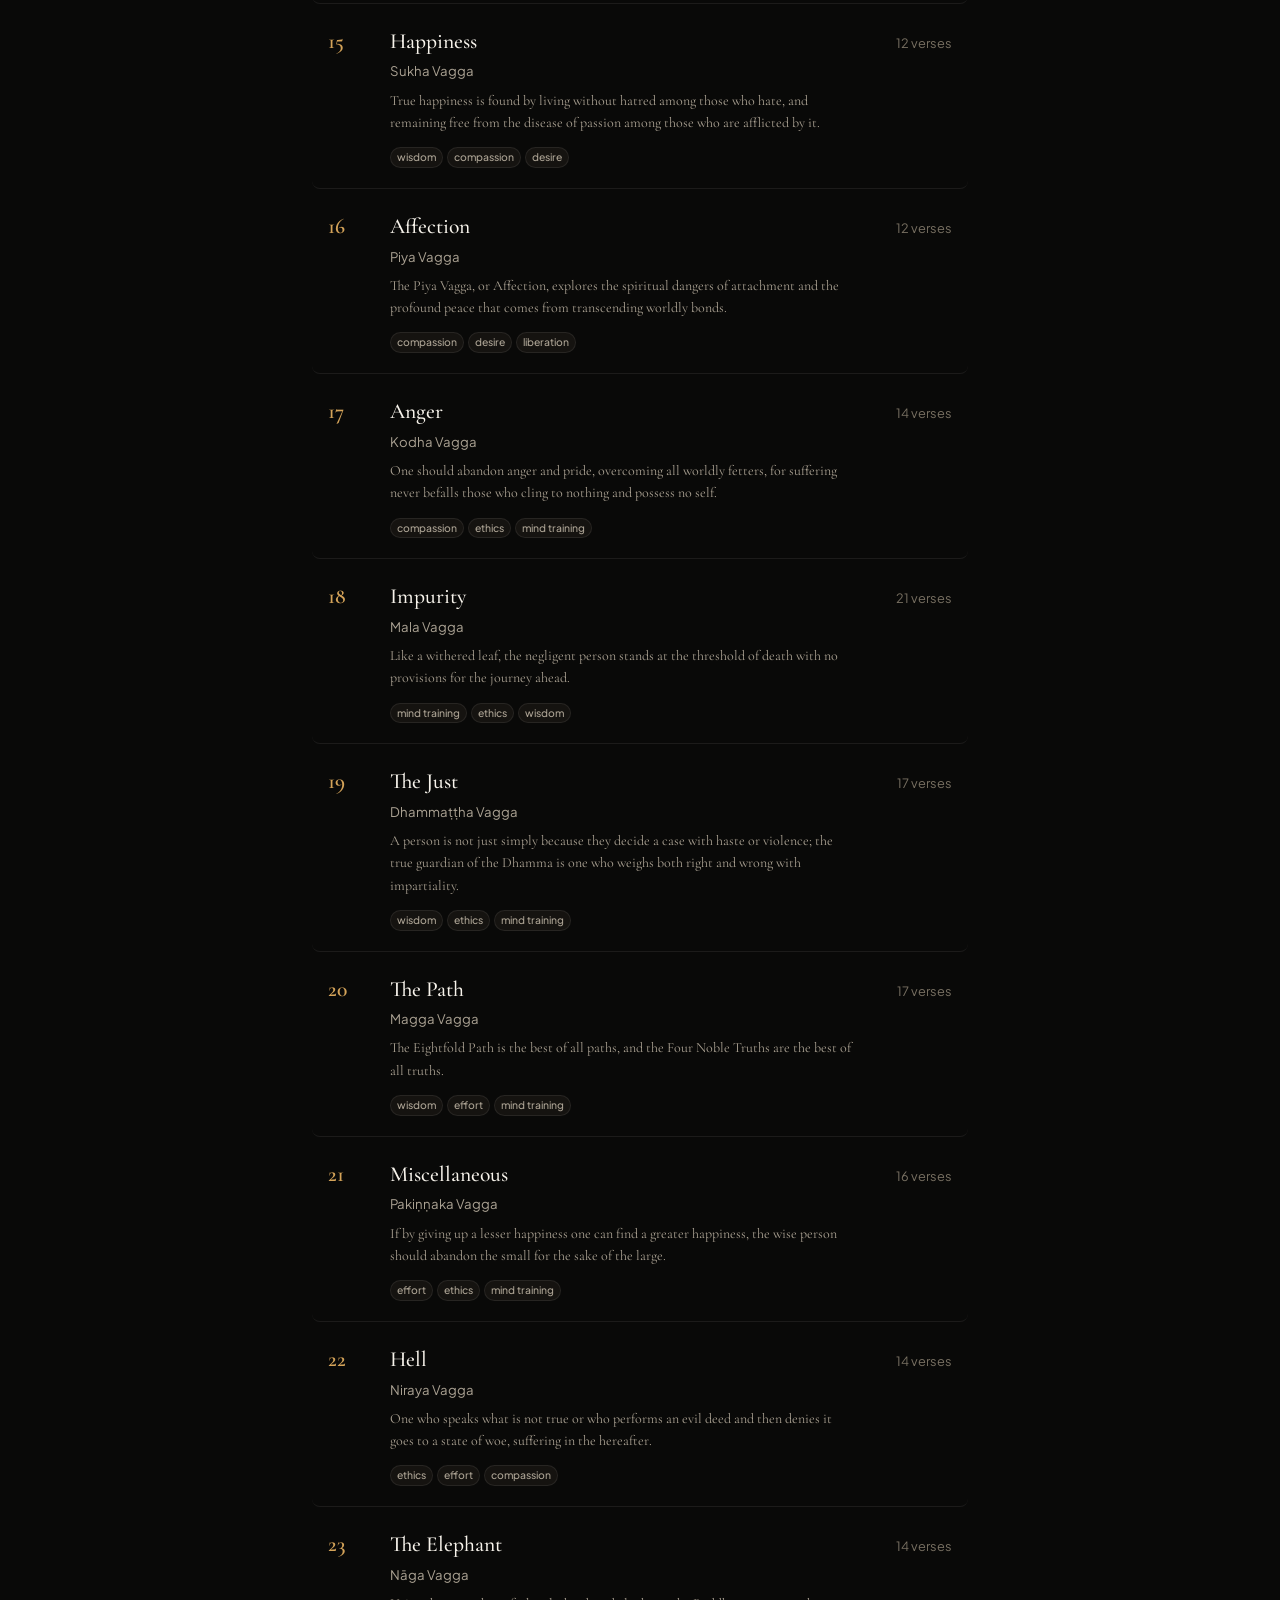
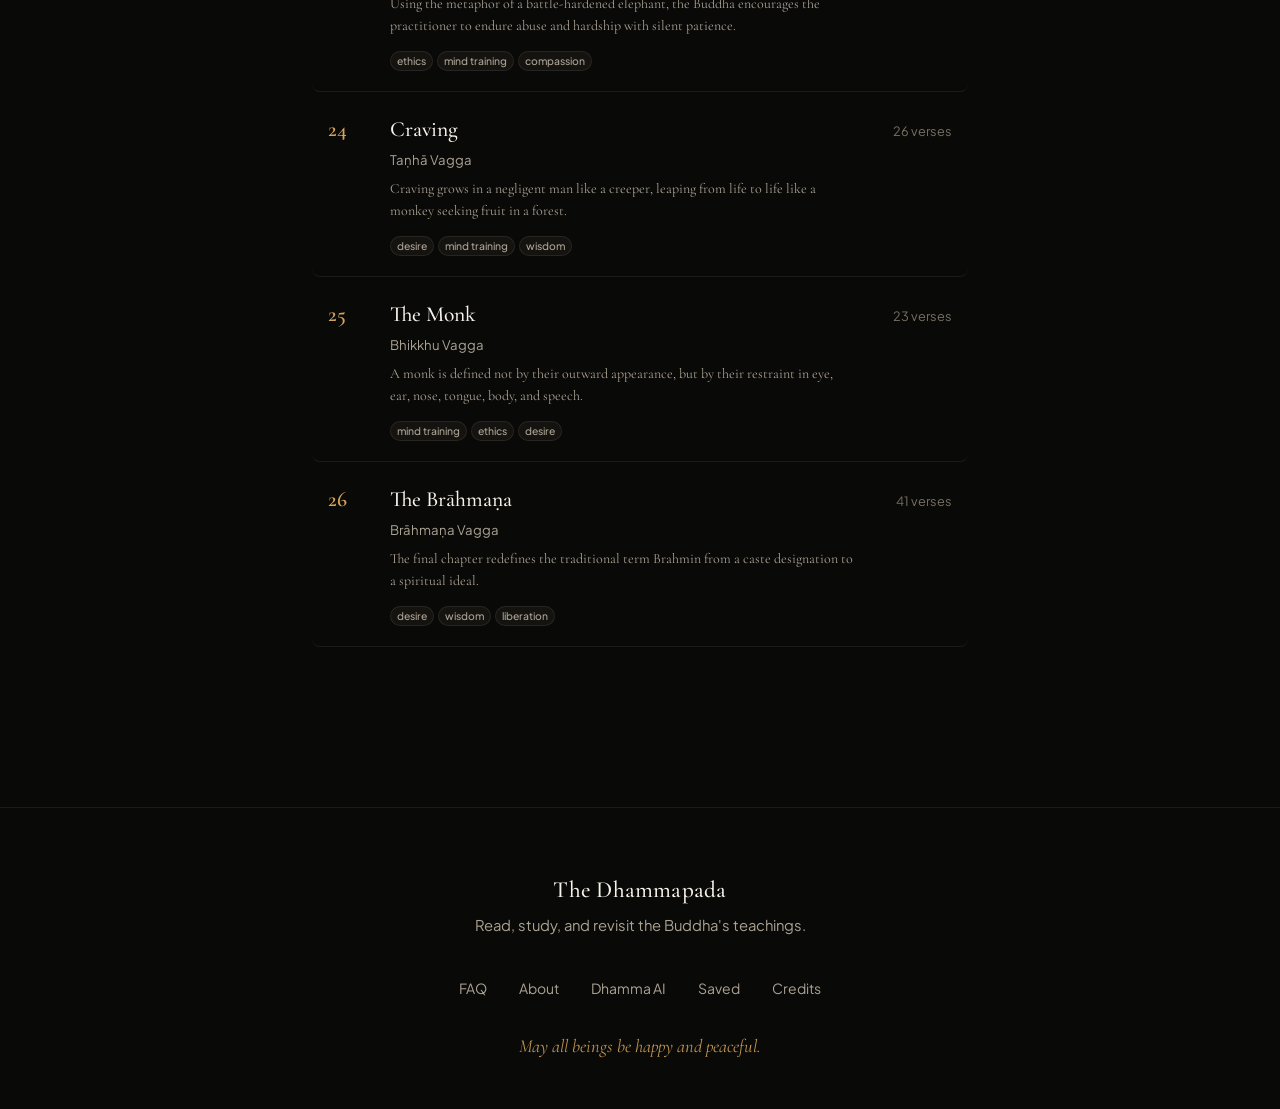
<file: pages/chapters.html>
<!DOCTYPE html>
<html lang="en">
<head>
<meta charset="UTF-8">
<meta name="viewport" content="width=device-width, initial-scale=1.0">
<meta name="description" content="Study and read The Dhammapada">
<meta name="theme-color" content="#0B0A09">
<meta property="og:type" content="website">
<meta property="og:title" content="Chapters — The Dhammapada">
<meta property="og:description" content="Study and read The Dhammapada">
<meta property="og:image" content="../assets/images/dharmachakra.png">
<title>Chapters — The Dhammapada</title>
<link rel="canonical" id="canonicalLink" href="">
<link rel="preconnect" href="https://fonts.googleapis.com">
<link rel="preconnect" href="https://fonts.gstatic.com" crossorigin>
<link href="https://fonts.googleapis.com/css2?family=Cormorant+Garamond:ital,wght@0,400;0,500;0,600;0,700;1,400;1,500;1,600&family=Plus+Jakarta+Sans:wght@400;500;600;700&display=swap" rel="stylesheet">
<link rel="stylesheet" href="../assets/css/tokens.css">
<link rel="stylesheet" href="../assets/css/base.css">
<link rel="stylesheet" href="../assets/css/components.css">
<script type="application/ld+json" id="structuredData"></script>
</head>
<body data-page="chapters">
<nav class="navbar" role="navigation" aria-label="Main navigation">
  <div class="container navbar-inner">
    <a href="../index.html" class="navbar-brand">
      <img src="../assets/images/dharmachakra.png" alt="" width="24" height="24" aria-hidden="true">
      The Dhammapada
    </a>
    <ul class="navbar-nav" role="menubar">
      <li><a href="../index.html" class="nav-link" data-nav="home" role="menuitem">Read</a></li>
      <li><a href="chapters.html" class="nav-link" data-nav="chapters" role="menuitem">Chapters</a></li>
      <li><a href="quotes.html" class="nav-link" data-nav="quotes" role="menuitem">Quotes</a></li>
      <li><a href="dhamma-ai.html" class="nav-link" data-nav="ai" role="menuitem">Study</a></li>
      <li><a href="about.html" class="nav-link" data-nav="about" role="menuitem">About</a></li>
    </ul>
    <div class="navbar-actions">
      <button class="btn-icon" id="searchButton" title="Search (Ctrl+K)" type="button" aria-label="Search">
        <svg width="20" height="20" fill="none" stroke="currentColor" viewBox="0 0 24 24"><path stroke-linecap="round" stroke-linejoin="round" stroke-width="1.5" d="M21 21l-6-6m2-5a7 7 0 11-14 0 7 7 0 0114 0z"/></svg>
      </button>
      <a href="saved.html" class="btn-icon" title="Saved verses" aria-label="Saved verses">
        <svg width="20" height="20" fill="none" stroke="currentColor" viewBox="0 0 24 24"><path stroke-linecap="round" stroke-linejoin="round" stroke-width="1.5" d="M5 5a2 2 0 012-2h10a2 2 0 012 2v16l-7-3.5L5 21V5z"/></svg>
      </a>
      <button class="btn-icon" id="themeToggle" title="Toggle theme" type="button" aria-label="Toggle light/dark theme">
        <svg width="20" height="20" fill="none" stroke="currentColor" viewBox="0 0 24 24"><path stroke-linecap="round" stroke-linejoin="round" stroke-width="1.5" d="M12 3v1m0 16v1m9-9h-1M4 12H3m15.364 6.364l-.707-.707M6.343 6.343l-.707-.707m12.728 0l-.707.707M6.343 17.657l-.707.707M16 12a4 4 0 11-8 0 4 4 0 018 0z"/></svg>
      </button>
    </div>
  </div>
</nav>

<main id="pageContent"></main>
<noscript><div class="container" style="padding: 2rem 0;">JavaScript is required to load the interactive reading experience.</div></noscript>

<footer class="footer">
  <div class="container">
    <p class="text-serif" style="margin-bottom: var(--space-2);">The Dhammapada</p>
    <p style="margin-bottom: var(--space-4);">Read, study, and revisit the Buddha's teachings.</p>
    <div class="footer-links">
      <a href="faq.html">FAQ</a>
      <a href="about.html">About</a>
      <a href="dhamma-ai.html">Dhamma AI</a>
      <a href="saved.html">Saved</a>
      <a href="credits.html">Credits</a>
    </div>
    <p class="footer-ethos">May all beings be happy and peaceful.</p>
  </div>
</footer>

<nav class="bottom-nav" aria-label="Mobile navigation">
  <a href="../index.html" class="bottom-nav-item" data-nav="home">
    <svg width="20" height="20" fill="none" stroke="currentColor" viewBox="0 0 24 24"><path stroke-linecap="round" stroke-linejoin="round" stroke-width="1.5" d="M12 6.253v13m0-13C10.832 5.477 9.246 5 7.5 5S4.168 5.477 3 6.253v13C4.168 18.477 5.754 18 7.5 18s3.332.477 4.5 1.253m0-13C13.168 5.477 14.754 5 16.5 5c1.747 0 3.332.477 4.5 1.253v13C19.832 18.477 18.247 18 16.5 18c-1.746 0-3.332.477-4.5 1.253"/></svg>
    <span>Read</span>
  </a>
  <a href="chapters.html" class="bottom-nav-item" data-nav="chapters">
    <svg width="20" height="20" fill="none" stroke="currentColor" viewBox="0 0 24 24"><path stroke-linecap="round" stroke-linejoin="round" stroke-width="1.5" d="M4 6h16M4 10h16M4 14h16M4 18h16"/></svg>
    <span>Chapters</span>
  </a>
  <a href="dhamma-ai.html" class="bottom-nav-item" data-nav="ai">
    <svg width="20" height="20" fill="none" stroke="currentColor" viewBox="0 0 24 24"><path stroke-linecap="round" stroke-linejoin="round" stroke-width="1.5" d="M9.663 17h4.673M12 3v1m6.364 1.636l-.707.707M21 12h-1M4 12H3m3.343-5.657l-.707-.707m2.828 9.9a5 5 0 117.072 0l-.548.547A3.374 3.374 0 0014 18.469V19a2 2 0 11-4 0v-.531c0-.895-.356-1.754-.988-2.386l-.548-.547z"/></svg>
    <span>Study</span>
  </a>
  <a href="saved.html" class="bottom-nav-item" data-nav="saved">
    <svg width="20" height="20" fill="none" stroke="currentColor" viewBox="0 0 24 24"><path stroke-linecap="round" stroke-linejoin="round" stroke-width="1.5" d="M5 5a2 2 0 012-2h10a2 2 0 012 2v16l-7-3.5L5 21V5z"/></svg>
    <span>Saved</span>
  </a>
</nav>

<div class="command-palette-overlay" id="searchModal" role="dialog" aria-modal="true" aria-label="Search">
  <div class="command-palette">
    <div class="command-palette-input-wrap">
      <svg width="20" height="20" fill="none" stroke="currentColor" viewBox="0 0 24 24" aria-hidden="true"><path stroke-linecap="round" stroke-linejoin="round" stroke-width="1.5" d="M21 21l-6-6m2-5a7 7 0 11-14 0 7 7 0 0114 0z"/></svg>
      <input type="text" class="command-palette-input" id="searchInput" placeholder="Search verses, chapters, themes..." autocomplete="off">
      <span class="command-palette-shortcut">ESC</span>
    </div>
    <div class="command-palette-results" id="searchResults">
      <div class="command-palette-empty">Search by keyword, theme, or verse reference like 1:5 or 183</div>
    </div>
  </div>
</div>

<button class="btn-icon focus-exit-btn" id="focusExitBtn" title="Exit focus mode (Esc)" aria-label="Exit focus mode">
  <svg width="20" height="20" fill="none" stroke="currentColor" viewBox="0 0 24 24"><path stroke-linecap="round" stroke-linejoin="round" stroke-width="1.5" d="M6 18L18 6M6 6l12 12"/></svg>
</button>
<div class="toast" id="toast" role="status" aria-live="polite"></div>

<script type="module" src="../assets/js/app.js"></script>
</body>
</html>
</file>
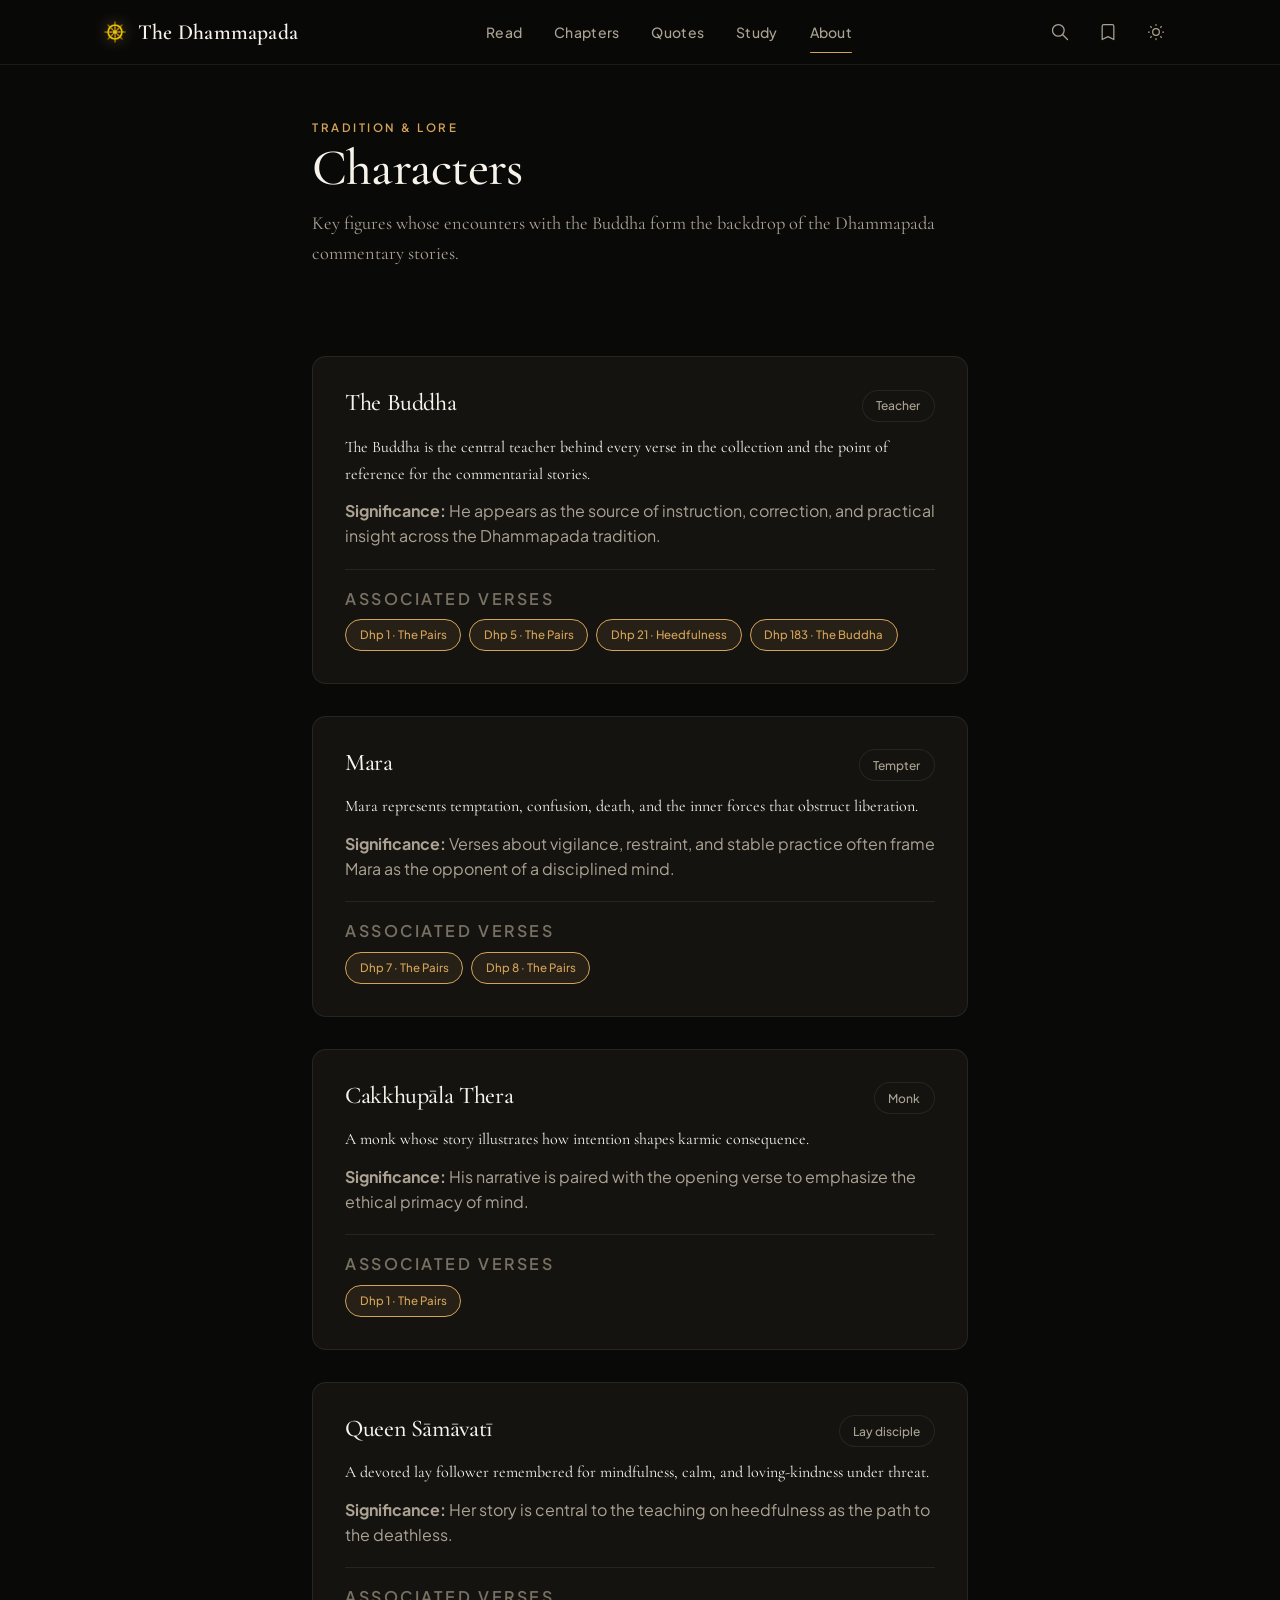
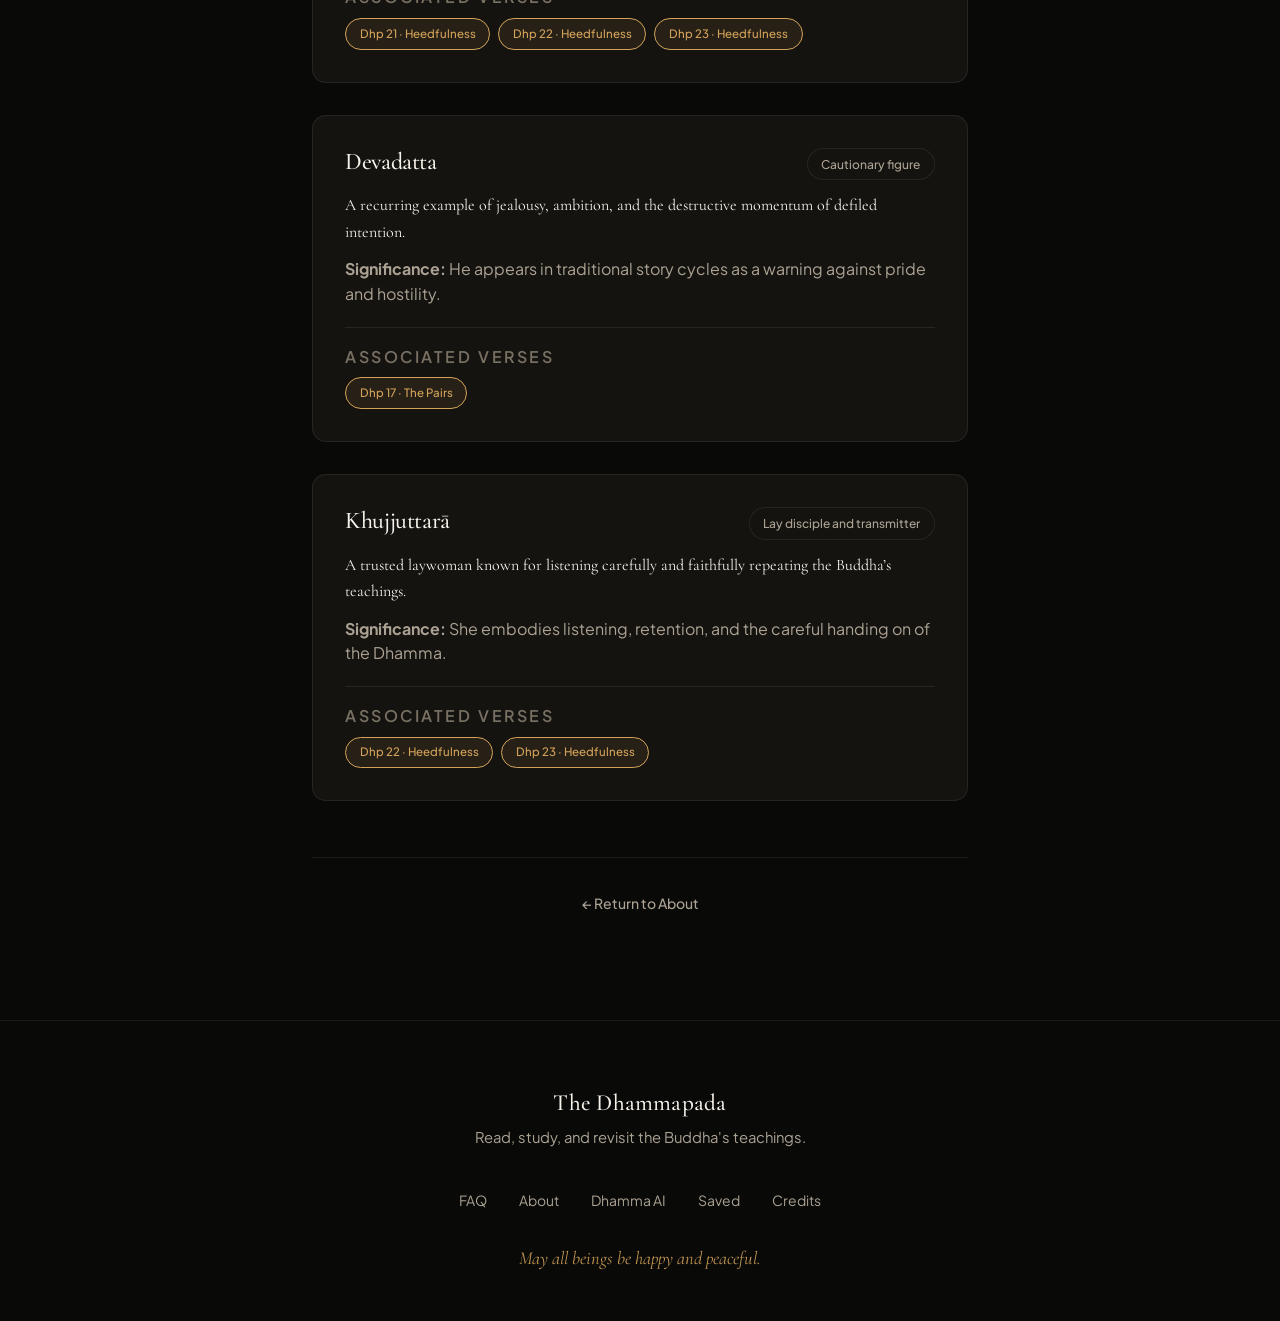
<file: pages/characters.html>
<!DOCTYPE html>
<html lang="en">
<head>
<meta charset="UTF-8">
<meta name="viewport" content="width=device-width, initial-scale=1.0">
<meta name="description" content="Study and read The Dhammapada">
<meta name="theme-color" content="#0B0A09">
<meta property="og:type" content="website">
<meta property="og:title" content="Characters — The Dhammapada">
<meta property="og:description" content="Study and read The Dhammapada">
<meta property="og:image" content="../assets/images/dharmachakra.png">
<title>Characters — The Dhammapada</title>
<link rel="canonical" id="canonicalLink" href="">
<link rel="preconnect" href="https://fonts.googleapis.com">
<link rel="preconnect" href="https://fonts.gstatic.com" crossorigin>
<link href="https://fonts.googleapis.com/css2?family=Cormorant+Garamond:ital,wght@0,400;0,500;0,600;0,700;1,400;1,500;1,600&family=Plus+Jakarta+Sans:wght@400;500;600;700&display=swap" rel="stylesheet">
<link rel="stylesheet" href="../assets/css/tokens.css">
<link rel="stylesheet" href="../assets/css/base.css">
<link rel="stylesheet" href="../assets/css/components.css">
<script type="application/ld+json" id="structuredData"></script>
</head>
<body data-page="characters">
<nav class="navbar" role="navigation" aria-label="Main navigation">
  <div class="container navbar-inner">
    <a href="../index.html" class="navbar-brand">
      <img src="../assets/images/dharmachakra.png" alt="" width="24" height="24" aria-hidden="true">
      The Dhammapada
    </a>
    <ul class="navbar-nav" role="menubar">
      <li><a href="../index.html" class="nav-link" data-nav="home" role="menuitem">Read</a></li>
      <li><a href="chapters.html" class="nav-link" data-nav="chapters" role="menuitem">Chapters</a></li>
      <li><a href="quotes.html" class="nav-link" data-nav="quotes" role="menuitem">Quotes</a></li>
      <li><a href="dhamma-ai.html" class="nav-link" data-nav="ai" role="menuitem">Study</a></li>
      <li><a href="about.html" class="nav-link" data-nav="about" role="menuitem">About</a></li>
    </ul>
    <div class="navbar-actions">
      <button class="btn-icon" id="searchButton" title="Search (Ctrl+K)" type="button" aria-label="Search">
        <svg width="20" height="20" fill="none" stroke="currentColor" viewBox="0 0 24 24"><path stroke-linecap="round" stroke-linejoin="round" stroke-width="1.5" d="M21 21l-6-6m2-5a7 7 0 11-14 0 7 7 0 0114 0z"/></svg>
      </button>
      <a href="saved.html" class="btn-icon" title="Saved verses" aria-label="Saved verses">
        <svg width="20" height="20" fill="none" stroke="currentColor" viewBox="0 0 24 24"><path stroke-linecap="round" stroke-linejoin="round" stroke-width="1.5" d="M5 5a2 2 0 012-2h10a2 2 0 012 2v16l-7-3.5L5 21V5z"/></svg>
      </a>
      <button class="btn-icon" id="themeToggle" title="Toggle theme" type="button" aria-label="Toggle light/dark theme">
        <svg width="20" height="20" fill="none" stroke="currentColor" viewBox="0 0 24 24"><path stroke-linecap="round" stroke-linejoin="round" stroke-width="1.5" d="M12 3v1m0 16v1m9-9h-1M4 12H3m15.364 6.364l-.707-.707M6.343 6.343l-.707-.707m12.728 0l-.707.707M6.343 17.657l-.707.707M16 12a4 4 0 11-8 0 4 4 0 018 0z"/></svg>
      </button>
    </div>
  </div>
</nav>

<main id="pageContent"></main>
<noscript><div class="container" style="padding: 2rem 0;">JavaScript is required to load the interactive reading experience.</div></noscript>

<footer class="footer">
  <div class="container">
    <p class="text-serif" style="margin-bottom: var(--space-2);">The Dhammapada</p>
    <p style="margin-bottom: var(--space-4);">Read, study, and revisit the Buddha's teachings.</p>
    <div class="footer-links">
      <a href="faq.html">FAQ</a>
      <a href="about.html">About</a>
      <a href="dhamma-ai.html">Dhamma AI</a>
      <a href="saved.html">Saved</a>
      <a href="credits.html">Credits</a>
    </div>
    <p class="footer-ethos">May all beings be happy and peaceful.</p>
  </div>
</footer>

<nav class="bottom-nav" aria-label="Mobile navigation">
  <a href="../index.html" class="bottom-nav-item" data-nav="home">
    <svg width="20" height="20" fill="none" stroke="currentColor" viewBox="0 0 24 24"><path stroke-linecap="round" stroke-linejoin="round" stroke-width="1.5" d="M12 6.253v13m0-13C10.832 5.477 9.246 5 7.5 5S4.168 5.477 3 6.253v13C4.168 18.477 5.754 18 7.5 18s3.332.477 4.5 1.253m0-13C13.168 5.477 14.754 5 16.5 5c1.747 0 3.332.477 4.5 1.253v13C19.832 18.477 18.247 18 16.5 18c-1.746 0-3.332.477-4.5 1.253"/></svg>
    <span>Read</span>
  </a>
  <a href="chapters.html" class="bottom-nav-item" data-nav="chapters">
    <svg width="20" height="20" fill="none" stroke="currentColor" viewBox="0 0 24 24"><path stroke-linecap="round" stroke-linejoin="round" stroke-width="1.5" d="M4 6h16M4 10h16M4 14h16M4 18h16"/></svg>
    <span>Chapters</span>
  </a>
  <a href="dhamma-ai.html" class="bottom-nav-item" data-nav="ai">
    <svg width="20" height="20" fill="none" stroke="currentColor" viewBox="0 0 24 24"><path stroke-linecap="round" stroke-linejoin="round" stroke-width="1.5" d="M9.663 17h4.673M12 3v1m6.364 1.636l-.707.707M21 12h-1M4 12H3m3.343-5.657l-.707-.707m2.828 9.9a5 5 0 117.072 0l-.548.547A3.374 3.374 0 0014 18.469V19a2 2 0 11-4 0v-.531c0-.895-.356-1.754-.988-2.386l-.548-.547z"/></svg>
    <span>Study</span>
  </a>
  <a href="saved.html" class="bottom-nav-item" data-nav="saved">
    <svg width="20" height="20" fill="none" stroke="currentColor" viewBox="0 0 24 24"><path stroke-linecap="round" stroke-linejoin="round" stroke-width="1.5" d="M5 5a2 2 0 012-2h10a2 2 0 012 2v16l-7-3.5L5 21V5z"/></svg>
    <span>Saved</span>
  </a>
</nav>

<div class="command-palette-overlay" id="searchModal" role="dialog" aria-modal="true" aria-label="Search">
  <div class="command-palette">
    <div class="command-palette-input-wrap">
      <svg width="20" height="20" fill="none" stroke="currentColor" viewBox="0 0 24 24" aria-hidden="true"><path stroke-linecap="round" stroke-linejoin="round" stroke-width="1.5" d="M21 21l-6-6m2-5a7 7 0 11-14 0 7 7 0 0114 0z"/></svg>
      <input type="text" class="command-palette-input" id="searchInput" placeholder="Search verses, chapters, themes..." autocomplete="off">
      <span class="command-palette-shortcut">ESC</span>
    </div>
    <div class="command-palette-results" id="searchResults">
      <div class="command-palette-empty">Search by keyword, theme, or verse reference like 1:5 or 183</div>
    </div>
  </div>
</div>

<button class="btn-icon focus-exit-btn" id="focusExitBtn" title="Exit focus mode (Esc)" aria-label="Exit focus mode">
  <svg width="20" height="20" fill="none" stroke="currentColor" viewBox="0 0 24 24"><path stroke-linecap="round" stroke-linejoin="round" stroke-width="1.5" d="M6 18L18 6M6 6l12 12"/></svg>
</button>
<div class="toast" id="toast" role="status" aria-live="polite"></div>

<script type="module" src="../assets/js/app.js"></script>
</body>
</html>
</file>
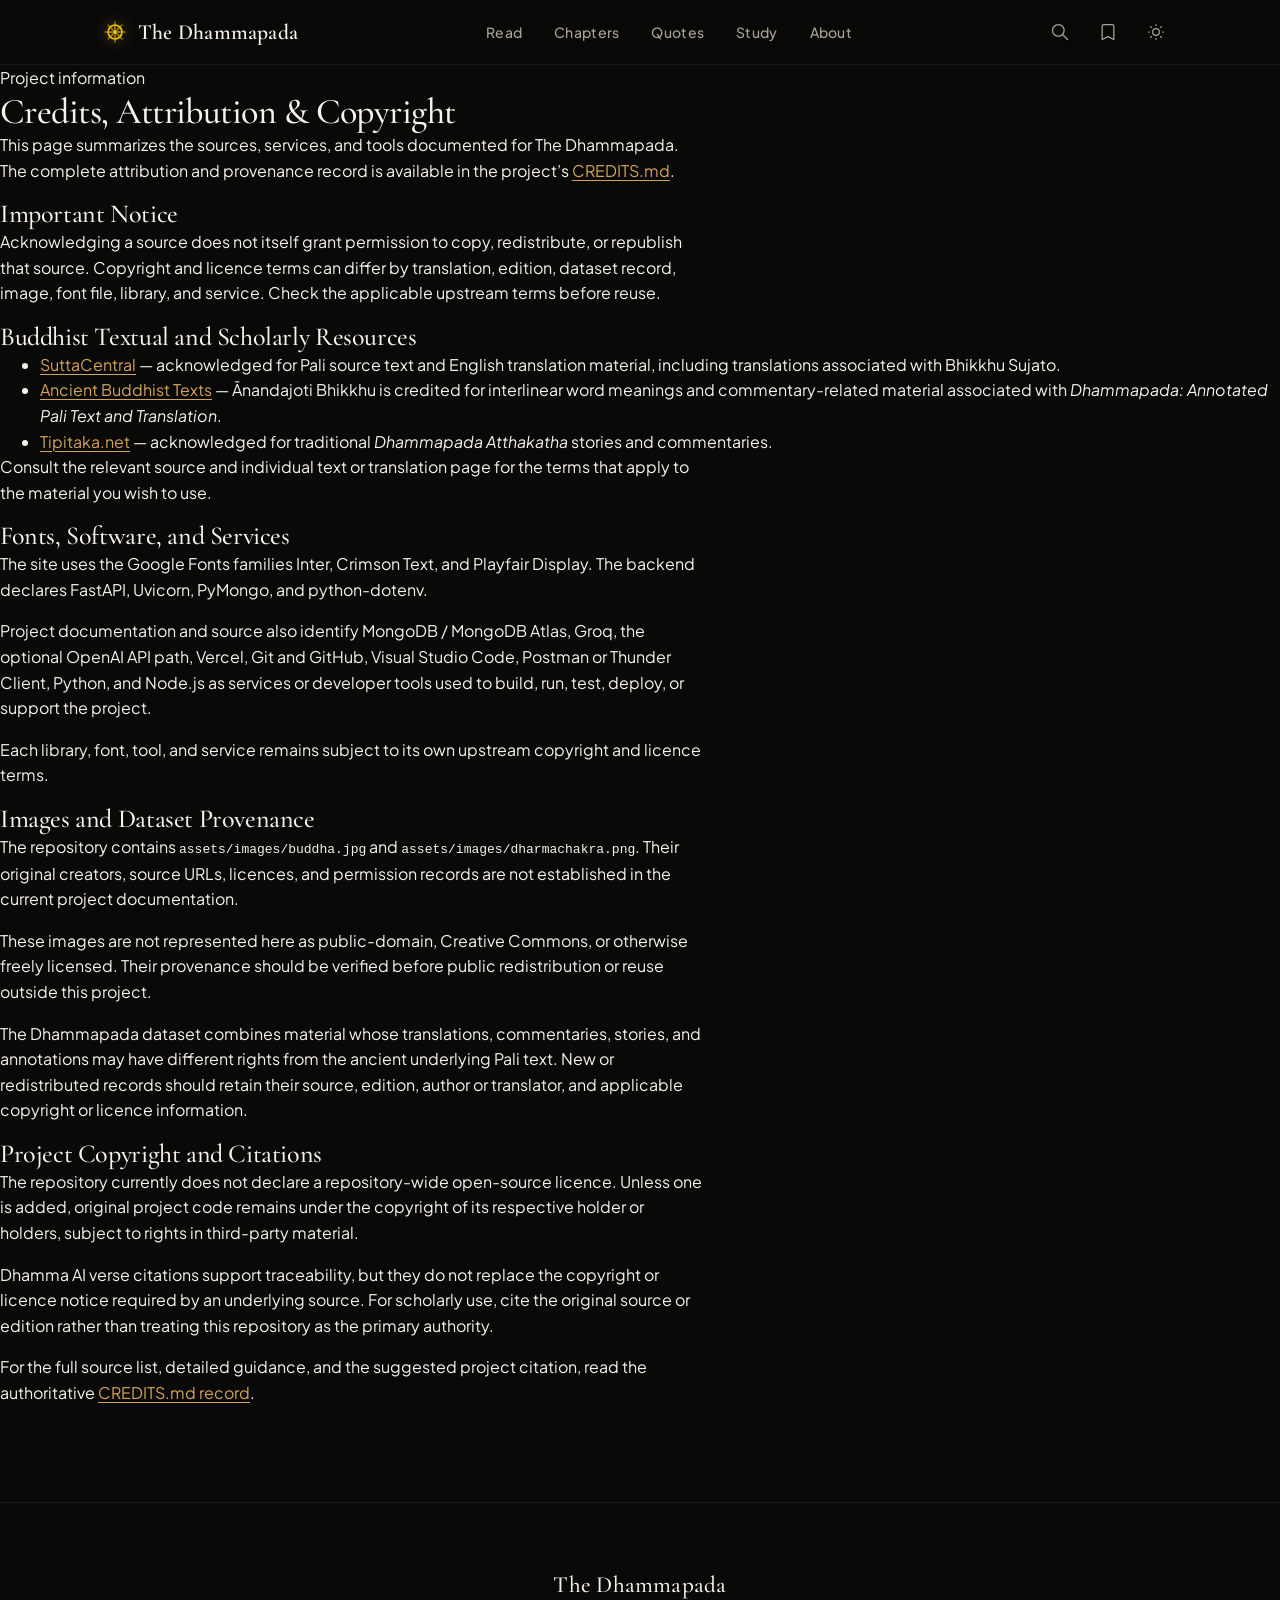
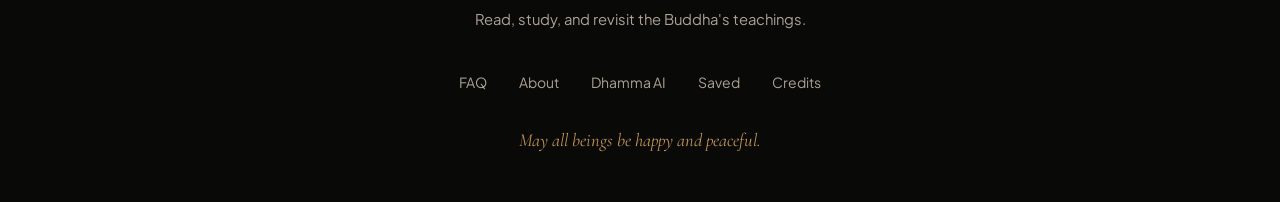
<file: pages/credits.html>
<!DOCTYPE html>
<html lang="en">
<head>
<meta charset="UTF-8">
<meta name="viewport" content="width=device-width, initial-scale=1.0">
<meta name="description" content="Study and read The Dhammapada">
<meta name="theme-color" content="#0B0A09">
<meta property="og:type" content="website">
<meta property="og:title" content="Credits — The Dhammapada">
<meta property="og:description" content="Study and read The Dhammapada">
<meta property="og:image" content="../assets/images/dharmachakra.png">
<title>Credits — The Dhammapada</title>
<link rel="canonical" id="canonicalLink" href="">
<link rel="preconnect" href="https://fonts.googleapis.com">
<link rel="preconnect" href="https://fonts.gstatic.com" crossorigin>
<link href="https://fonts.googleapis.com/css2?family=Cormorant+Garamond:ital,wght@0,400;0,500;0,600;0,700;1,400;1,500;1,600&family=Plus+Jakarta+Sans:wght@400;500;600;700&display=swap" rel="stylesheet">
<link rel="stylesheet" href="../assets/css/tokens.css">
<link rel="stylesheet" href="../assets/css/base.css">
<link rel="stylesheet" href="../assets/css/components.css">
<script type="application/ld+json" id="structuredData"></script>
</head>
<body data-page="credits" data-static="true">
<nav class="navbar" role="navigation" aria-label="Main navigation">
  <div class="container navbar-inner">
    <a href="../index.html" class="navbar-brand">
      <img src="../assets/images/dharmachakra.png" alt="" width="24" height="24" aria-hidden="true">
      The Dhammapada
    </a>
    <ul class="navbar-nav" role="menubar">
      <li><a href="../index.html" class="nav-link" data-nav="home" role="menuitem">Read</a></li>
      <li><a href="chapters.html" class="nav-link" data-nav="chapters" role="menuitem">Chapters</a></li>
      <li><a href="quotes.html" class="nav-link" data-nav="quotes" role="menuitem">Quotes</a></li>
      <li><a href="dhamma-ai.html" class="nav-link" data-nav="ai" role="menuitem">Study</a></li>
      <li><a href="about.html" class="nav-link" data-nav="about" role="menuitem">About</a></li>
    </ul>
    <div class="navbar-actions">
      <button class="btn-icon" id="searchButton" title="Search (Ctrl+K)" type="button" aria-label="Search">
        <svg width="20" height="20" fill="none" stroke="currentColor" viewBox="0 0 24 24"><path stroke-linecap="round" stroke-linejoin="round" stroke-width="1.5" d="M21 21l-6-6m2-5a7 7 0 11-14 0 7 7 0 0114 0z"/></svg>
      </button>
      <a href="saved.html" class="btn-icon" title="Saved verses" aria-label="Saved verses">
        <svg width="20" height="20" fill="none" stroke="currentColor" viewBox="0 0 24 24"><path stroke-linecap="round" stroke-linejoin="round" stroke-width="1.5" d="M5 5a2 2 0 012-2h10a2 2 0 012 2v16l-7-3.5L5 21V5z"/></svg>
      </a>
      <button class="btn-icon" id="themeToggle" title="Toggle theme" type="button" aria-label="Toggle light/dark theme">
        <svg width="20" height="20" fill="none" stroke="currentColor" viewBox="0 0 24 24"><path stroke-linecap="round" stroke-linejoin="round" stroke-width="1.5" d="M12 3v1m0 16v1m9-9h-1M4 12H3m15.364 6.364l-.707-.707M6.343 6.343l-.707-.707m12.728 0l-.707.707M6.343 17.657l-.707.707M16 12a4 4 0 11-8 0 4 4 0 018 0z"/></svg>
      </button>
    </div>
  </div>
</nav>

<main id="pageContent">        <section class="page-shell">
            <section class="page-hero">
                <div class="page-hero-copy">
                    <div class="section-kicker">Project information</div>
                    <h1>Credits, Attribution &amp; Copyright</h1>
                    <p>This page summarizes the sources, services, and tools documented for The Dhammapada. The complete attribution and provenance record is available in the project’s <a href="https://github.com/Starmann1/dhammapada/blob/main/CREDITS.md" target="_blank" rel="noopener noreferrer">CREDITS.md</a>.</p>
                </div>
            </section>

            <section class="content-stack" aria-label="Credits and attribution details">
                <article class="surface-card prose-card credits-card">
                    <h2>Important Notice</h2>
                    <p class="credit-note">Acknowledging a source does not itself grant permission to copy, redistribute, or republish that source. Copyright and licence terms can differ by translation, edition, dataset record, image, font file, library, and service. Check the applicable upstream terms before reuse.</p>
                </article>

                <article class="surface-card prose-card credits-card">
                    <h2>Buddhist Textual and Scholarly Resources</h2>
                    <ul>
                        <li><a href="https://suttacentral.net/" target="_blank" rel="noopener noreferrer">SuttaCentral</a> — acknowledged for Pali source text and English translation material, including translations associated with Bhikkhu Sujato.</li>
                        <li><a href="https://ancient-buddhist-texts.net/Texts-and-Translations/Dhammapada/index.htm" target="_blank" rel="noopener noreferrer">Ancient Buddhist Texts</a> — Ānandajoti Bhikkhu is credited for interlinear word meanings and commentary-related material associated with <em>Dhammapada: Annotated Pali Text and Translation</em>.</li>
                        <li><a href="https://www.tipitaka.net/" target="_blank" rel="noopener noreferrer">Tipitaka.net</a> — acknowledged for traditional <em>Dhammapada Atthakatha</em> stories and commentaries.</li>
                    </ul>
                    <p>Consult the relevant source and individual text or translation page for the terms that apply to the material you wish to use.</p>
                </article>

                <article class="surface-card prose-card credits-card">
                    <h2>Fonts, Software, and Services</h2>
                    <p>The site uses the Google Fonts families Inter, Crimson Text, and Playfair Display. The backend declares FastAPI, Uvicorn, PyMongo, and python-dotenv.</p>
                    <p>Project documentation and source also identify MongoDB / MongoDB Atlas, Groq, the optional OpenAI API path, Vercel, Git and GitHub, Visual Studio Code, Postman or Thunder Client, Python, and Node.js as services or developer tools used to build, run, test, deploy, or support the project.</p>
                    <p>Each library, font, tool, and service remains subject to its own upstream copyright and licence terms.</p>
                </article>

                <article class="surface-card prose-card credits-card">
                    <h2>Images and Dataset Provenance</h2>
                    <p>The repository contains <code>assets/images/buddha.jpg</code> and <code>assets/images/dharmachakra.png</code>. Their original creators, source URLs, licences, and permission records are not established in the current project documentation.</p>
                    <p class="credit-note">These images are not represented here as public-domain, Creative Commons, or otherwise freely licensed. Their provenance should be verified before public redistribution or reuse outside this project.</p>
                    <p>The Dhammapada dataset combines material whose translations, commentaries, stories, and annotations may have different rights from the ancient underlying Pali text. New or redistributed records should retain their source, edition, author or translator, and applicable copyright or licence information.</p>
                </article>

                <article class="surface-card prose-card credits-card">
                    <h2>Project Copyright and Citations</h2>
                    <p>The repository currently does not declare a repository-wide open-source licence. Unless one is added, original project code remains under the copyright of its respective holder or holders, subject to rights in third-party material.</p>
                    <p>Dhamma AI verse citations support traceability, but they do not replace the copyright or licence notice required by an underlying source. For scholarly use, cite the original source or edition rather than treating this repository as the primary authority.</p>
                    <p>For the full source list, detailed guidance, and the suggested project citation, read the authoritative <a href="https://github.com/Starmann1/dhammapada/blob/main/CREDITS.md" target="_blank" rel="noopener noreferrer">CREDITS.md record</a>.</p>
                </article>
            </section>
        </section></main>
<noscript><div class="container" style="padding: 2rem 0;">JavaScript is required to load the interactive reading experience.</div></noscript>

<footer class="footer">
  <div class="container">
    <p class="text-serif" style="margin-bottom: var(--space-2);">The Dhammapada</p>
    <p style="margin-bottom: var(--space-4);">Read, study, and revisit the Buddha's teachings.</p>
    <div class="footer-links">
      <a href="faq.html">FAQ</a>
      <a href="about.html">About</a>
      <a href="dhamma-ai.html">Dhamma AI</a>
      <a href="saved.html">Saved</a>
      <a href="credits.html">Credits</a>
    </div>
    <p class="footer-ethos">May all beings be happy and peaceful.</p>
  </div>
</footer>

<nav class="bottom-nav" aria-label="Mobile navigation">
  <a href="../index.html" class="bottom-nav-item" data-nav="home">
    <svg width="20" height="20" fill="none" stroke="currentColor" viewBox="0 0 24 24"><path stroke-linecap="round" stroke-linejoin="round" stroke-width="1.5" d="M12 6.253v13m0-13C10.832 5.477 9.246 5 7.5 5S4.168 5.477 3 6.253v13C4.168 18.477 5.754 18 7.5 18s3.332.477 4.5 1.253m0-13C13.168 5.477 14.754 5 16.5 5c1.747 0 3.332.477 4.5 1.253v13C19.832 18.477 18.247 18 16.5 18c-1.746 0-3.332.477-4.5 1.253"/></svg>
    <span>Read</span>
  </a>
  <a href="chapters.html" class="bottom-nav-item" data-nav="chapters">
    <svg width="20" height="20" fill="none" stroke="currentColor" viewBox="0 0 24 24"><path stroke-linecap="round" stroke-linejoin="round" stroke-width="1.5" d="M4 6h16M4 10h16M4 14h16M4 18h16"/></svg>
    <span>Chapters</span>
  </a>
  <a href="dhamma-ai.html" class="bottom-nav-item" data-nav="ai">
    <svg width="20" height="20" fill="none" stroke="currentColor" viewBox="0 0 24 24"><path stroke-linecap="round" stroke-linejoin="round" stroke-width="1.5" d="M9.663 17h4.673M12 3v1m6.364 1.636l-.707.707M21 12h-1M4 12H3m3.343-5.657l-.707-.707m2.828 9.9a5 5 0 117.072 0l-.548.547A3.374 3.374 0 0014 18.469V19a2 2 0 11-4 0v-.531c0-.895-.356-1.754-.988-2.386l-.548-.547z"/></svg>
    <span>Study</span>
  </a>
  <a href="saved.html" class="bottom-nav-item" data-nav="saved">
    <svg width="20" height="20" fill="none" stroke="currentColor" viewBox="0 0 24 24"><path stroke-linecap="round" stroke-linejoin="round" stroke-width="1.5" d="M5 5a2 2 0 012-2h10a2 2 0 012 2v16l-7-3.5L5 21V5z"/></svg>
    <span>Saved</span>
  </a>
</nav>

<div class="command-palette-overlay" id="searchModal" role="dialog" aria-modal="true" aria-label="Search">
  <div class="command-palette">
    <div class="command-palette-input-wrap">
      <svg width="20" height="20" fill="none" stroke="currentColor" viewBox="0 0 24 24" aria-hidden="true"><path stroke-linecap="round" stroke-linejoin="round" stroke-width="1.5" d="M21 21l-6-6m2-5a7 7 0 11-14 0 7 7 0 0114 0z"/></svg>
      <input type="text" class="command-palette-input" id="searchInput" placeholder="Search verses, chapters, themes..." autocomplete="off">
      <span class="command-palette-shortcut">ESC</span>
    </div>
    <div class="command-palette-results" id="searchResults">
      <div class="command-palette-empty">Search by keyword, theme, or verse reference like 1:5 or 183</div>
    </div>
  </div>
</div>

<button class="btn-icon focus-exit-btn" id="focusExitBtn" title="Exit focus mode (Esc)" aria-label="Exit focus mode">
  <svg width="20" height="20" fill="none" stroke="currentColor" viewBox="0 0 24 24"><path stroke-linecap="round" stroke-linejoin="round" stroke-width="1.5" d="M6 18L18 6M6 6l12 12"/></svg>
</button>
<div class="toast" id="toast" role="status" aria-live="polite"></div>

<script type="module" src="../assets/js/app.js"></script>
</body>
</html>
</file>
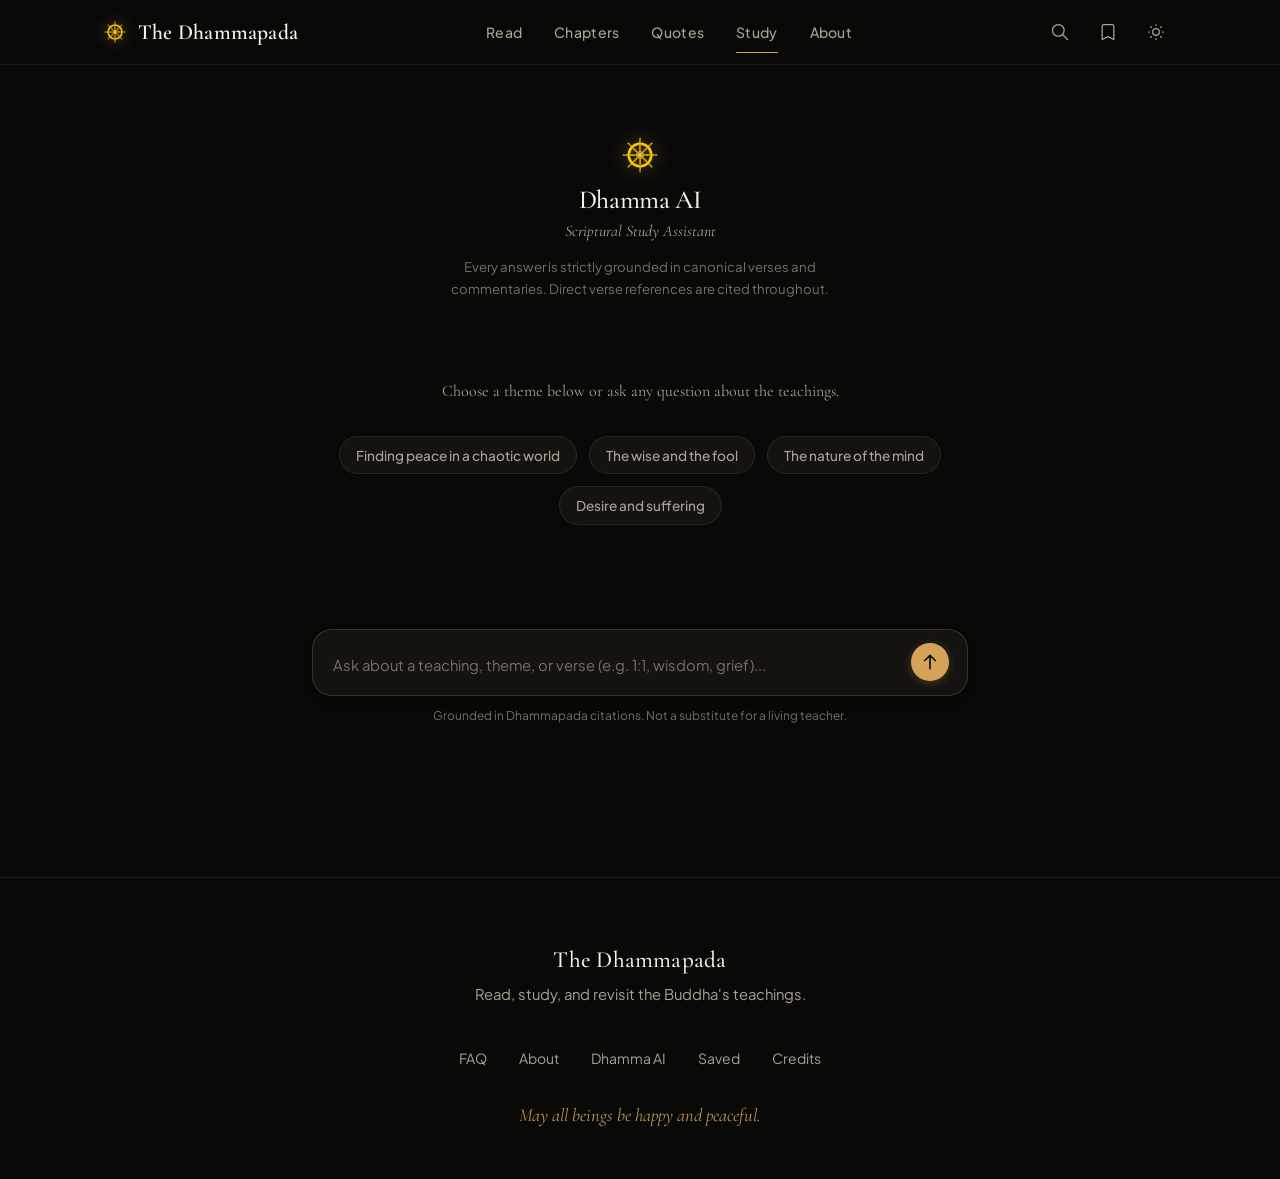
<file: pages/dhamma-ai.html>
<!DOCTYPE html>
<html lang="en">
<head>
<meta charset="UTF-8">
<meta name="viewport" content="width=device-width, initial-scale=1.0">
<meta name="description" content="Study and read The Dhammapada">
<meta name="theme-color" content="#0B0A09">
<meta property="og:type" content="website">
<meta property="og:title" content="Dhamma AI — The Dhammapada">
<meta property="og:description" content="Study and read The Dhammapada">
<meta property="og:image" content="../assets/images/dharmachakra.png">
<title>Dhamma AI — The Dhammapada</title>
<link rel="canonical" id="canonicalLink" href="">
<link rel="preconnect" href="https://fonts.googleapis.com">
<link rel="preconnect" href="https://fonts.gstatic.com" crossorigin>
<link href="https://fonts.googleapis.com/css2?family=Cormorant+Garamond:ital,wght@0,400;0,500;0,600;0,700;1,400;1,500;1,600&family=Plus+Jakarta+Sans:wght@400;500;600;700&display=swap" rel="stylesheet">
<link rel="stylesheet" href="../assets/css/tokens.css">
<link rel="stylesheet" href="../assets/css/base.css">
<link rel="stylesheet" href="../assets/css/components.css">
<script type="application/ld+json" id="structuredData"></script>
</head>
<body data-page="ai">
<nav class="navbar" role="navigation" aria-label="Main navigation">
  <div class="container navbar-inner">
    <a href="../index.html" class="navbar-brand">
      <img src="../assets/images/dharmachakra.png" alt="" width="24" height="24" aria-hidden="true">
      The Dhammapada
    </a>
    <ul class="navbar-nav" role="menubar">
      <li><a href="../index.html" class="nav-link" data-nav="home" role="menuitem">Read</a></li>
      <li><a href="chapters.html" class="nav-link" data-nav="chapters" role="menuitem">Chapters</a></li>
      <li><a href="quotes.html" class="nav-link" data-nav="quotes" role="menuitem">Quotes</a></li>
      <li><a href="dhamma-ai.html" class="nav-link" data-nav="ai" role="menuitem">Study</a></li>
      <li><a href="about.html" class="nav-link" data-nav="about" role="menuitem">About</a></li>
    </ul>
    <div class="navbar-actions">
      <button class="btn-icon" id="searchButton" title="Search (Ctrl+K)" type="button" aria-label="Search">
        <svg width="20" height="20" fill="none" stroke="currentColor" viewBox="0 0 24 24"><path stroke-linecap="round" stroke-linejoin="round" stroke-width="1.5" d="M21 21l-6-6m2-5a7 7 0 11-14 0 7 7 0 0114 0z"/></svg>
      </button>
      <a href="saved.html" class="btn-icon" title="Saved verses" aria-label="Saved verses">
        <svg width="20" height="20" fill="none" stroke="currentColor" viewBox="0 0 24 24"><path stroke-linecap="round" stroke-linejoin="round" stroke-width="1.5" d="M5 5a2 2 0 012-2h10a2 2 0 012 2v16l-7-3.5L5 21V5z"/></svg>
      </a>
      <button class="btn-icon" id="themeToggle" title="Toggle theme" type="button" aria-label="Toggle light/dark theme">
        <svg width="20" height="20" fill="none" stroke="currentColor" viewBox="0 0 24 24"><path stroke-linecap="round" stroke-linejoin="round" stroke-width="1.5" d="M12 3v1m0 16v1m9-9h-1M4 12H3m15.364 6.364l-.707-.707M6.343 6.343l-.707-.707m12.728 0l-.707.707M6.343 17.657l-.707.707M16 12a4 4 0 11-8 0 4 4 0 018 0z"/></svg>
      </button>
    </div>
  </div>
</nav>

<main id="pageContent"></main>
<noscript><div class="container" style="padding: 2rem 0;">JavaScript is required to load the interactive reading experience.</div></noscript>

<footer class="footer">
  <div class="container">
    <p class="text-serif" style="margin-bottom: var(--space-2);">The Dhammapada</p>
    <p style="margin-bottom: var(--space-4);">Read, study, and revisit the Buddha's teachings.</p>
    <div class="footer-links">
      <a href="faq.html">FAQ</a>
      <a href="about.html">About</a>
      <a href="dhamma-ai.html">Dhamma AI</a>
      <a href="saved.html">Saved</a>
      <a href="credits.html">Credits</a>
    </div>
    <p class="footer-ethos">May all beings be happy and peaceful.</p>
  </div>
</footer>

<nav class="bottom-nav" aria-label="Mobile navigation">
  <a href="../index.html" class="bottom-nav-item" data-nav="home">
    <svg width="20" height="20" fill="none" stroke="currentColor" viewBox="0 0 24 24"><path stroke-linecap="round" stroke-linejoin="round" stroke-width="1.5" d="M12 6.253v13m0-13C10.832 5.477 9.246 5 7.5 5S4.168 5.477 3 6.253v13C4.168 18.477 5.754 18 7.5 18s3.332.477 4.5 1.253m0-13C13.168 5.477 14.754 5 16.5 5c1.747 0 3.332.477 4.5 1.253v13C19.832 18.477 18.247 18 16.5 18c-1.746 0-3.332.477-4.5 1.253"/></svg>
    <span>Read</span>
  </a>
  <a href="chapters.html" class="bottom-nav-item" data-nav="chapters">
    <svg width="20" height="20" fill="none" stroke="currentColor" viewBox="0 0 24 24"><path stroke-linecap="round" stroke-linejoin="round" stroke-width="1.5" d="M4 6h16M4 10h16M4 14h16M4 18h16"/></svg>
    <span>Chapters</span>
  </a>
  <a href="dhamma-ai.html" class="bottom-nav-item" data-nav="ai">
    <svg width="20" height="20" fill="none" stroke="currentColor" viewBox="0 0 24 24"><path stroke-linecap="round" stroke-linejoin="round" stroke-width="1.5" d="M9.663 17h4.673M12 3v1m6.364 1.636l-.707.707M21 12h-1M4 12H3m3.343-5.657l-.707-.707m2.828 9.9a5 5 0 117.072 0l-.548.547A3.374 3.374 0 0014 18.469V19a2 2 0 11-4 0v-.531c0-.895-.356-1.754-.988-2.386l-.548-.547z"/></svg>
    <span>Study</span>
  </a>
  <a href="saved.html" class="bottom-nav-item" data-nav="saved">
    <svg width="20" height="20" fill="none" stroke="currentColor" viewBox="0 0 24 24"><path stroke-linecap="round" stroke-linejoin="round" stroke-width="1.5" d="M5 5a2 2 0 012-2h10a2 2 0 012 2v16l-7-3.5L5 21V5z"/></svg>
    <span>Saved</span>
  </a>
</nav>

<div class="command-palette-overlay" id="searchModal" role="dialog" aria-modal="true" aria-label="Search">
  <div class="command-palette">
    <div class="command-palette-input-wrap">
      <svg width="20" height="20" fill="none" stroke="currentColor" viewBox="0 0 24 24" aria-hidden="true"><path stroke-linecap="round" stroke-linejoin="round" stroke-width="1.5" d="M21 21l-6-6m2-5a7 7 0 11-14 0 7 7 0 0114 0z"/></svg>
      <input type="text" class="command-palette-input" id="searchInput" placeholder="Search verses, chapters, themes..." autocomplete="off">
      <span class="command-palette-shortcut">ESC</span>
    </div>
    <div class="command-palette-results" id="searchResults">
      <div class="command-palette-empty">Search by keyword, theme, or verse reference like 1:5 or 183</div>
    </div>
  </div>
</div>

<button class="btn-icon focus-exit-btn" id="focusExitBtn" title="Exit focus mode (Esc)" aria-label="Exit focus mode">
  <svg width="20" height="20" fill="none" stroke="currentColor" viewBox="0 0 24 24"><path stroke-linecap="round" stroke-linejoin="round" stroke-width="1.5" d="M6 18L18 6M6 6l12 12"/></svg>
</button>
<div class="toast" id="toast" role="status" aria-live="polite"></div>

<script type="module" src="../assets/js/app.js"></script>
</body>
</html>
</file>
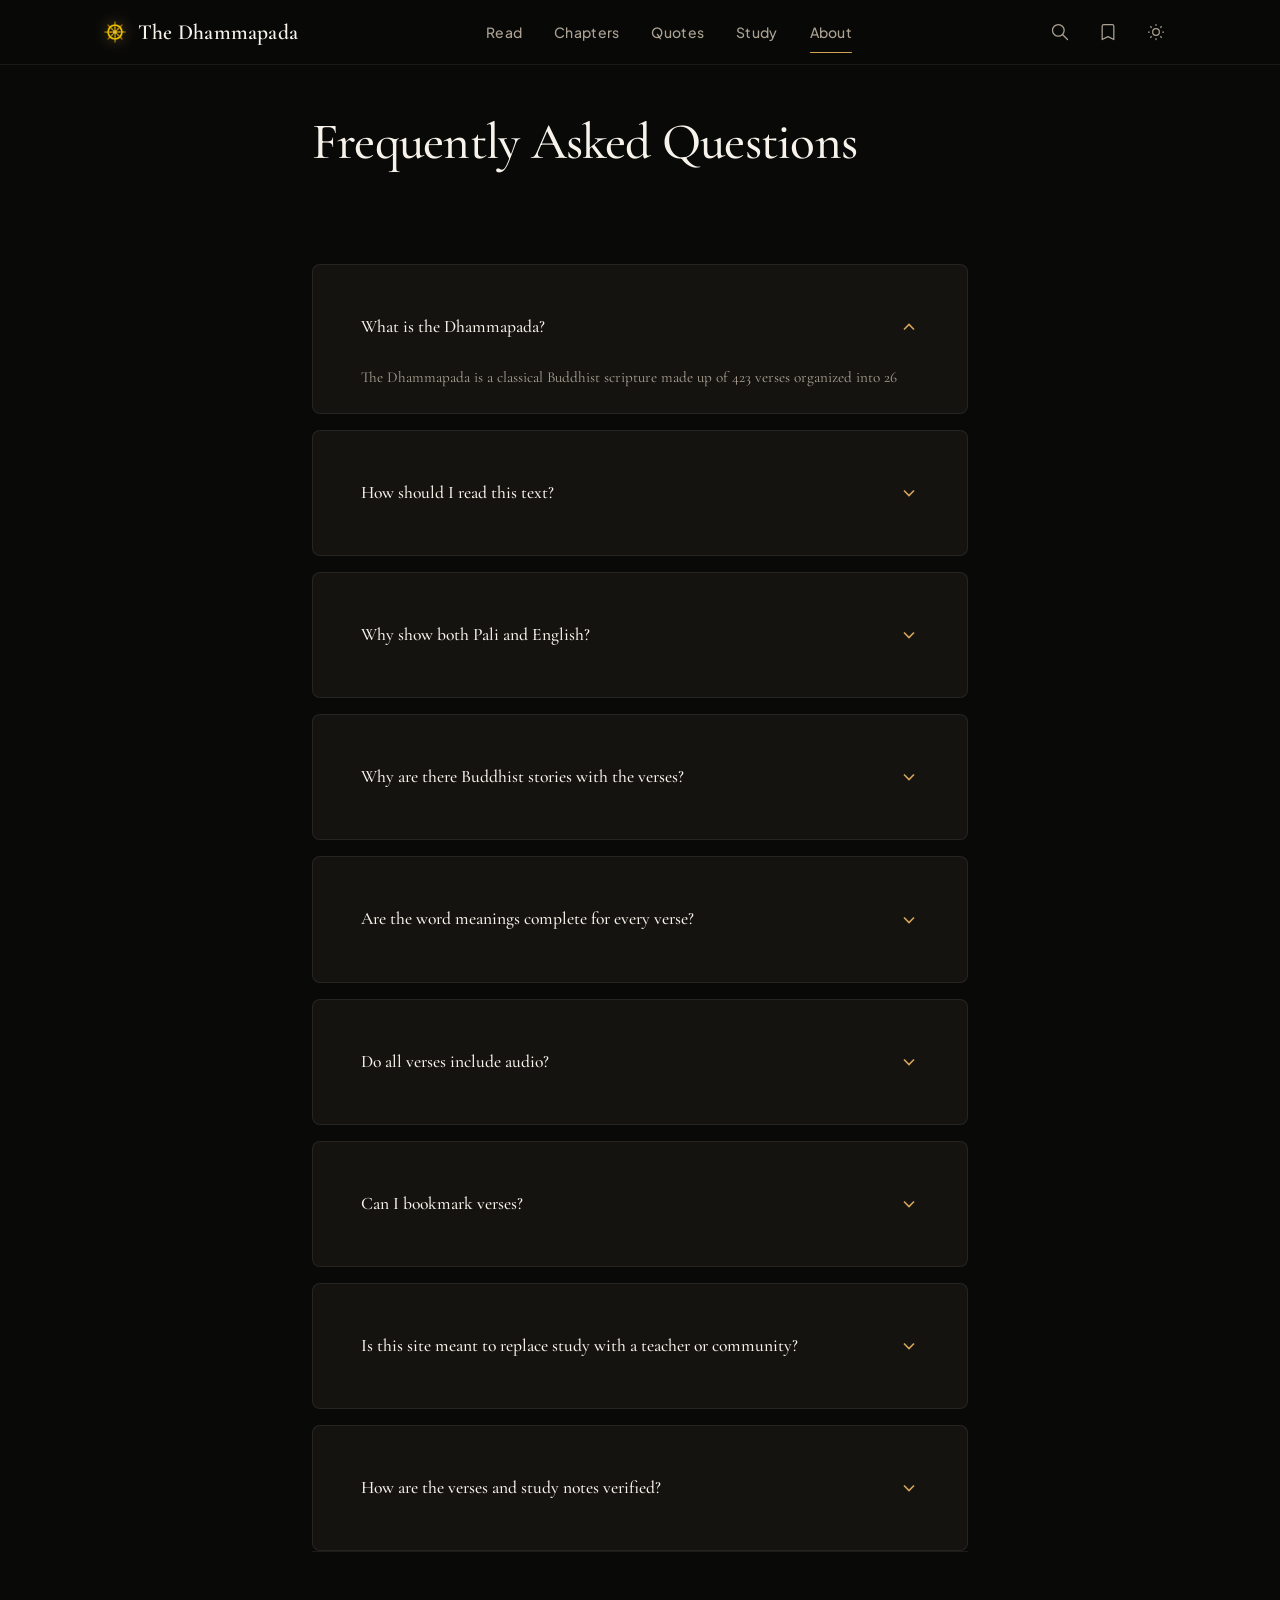
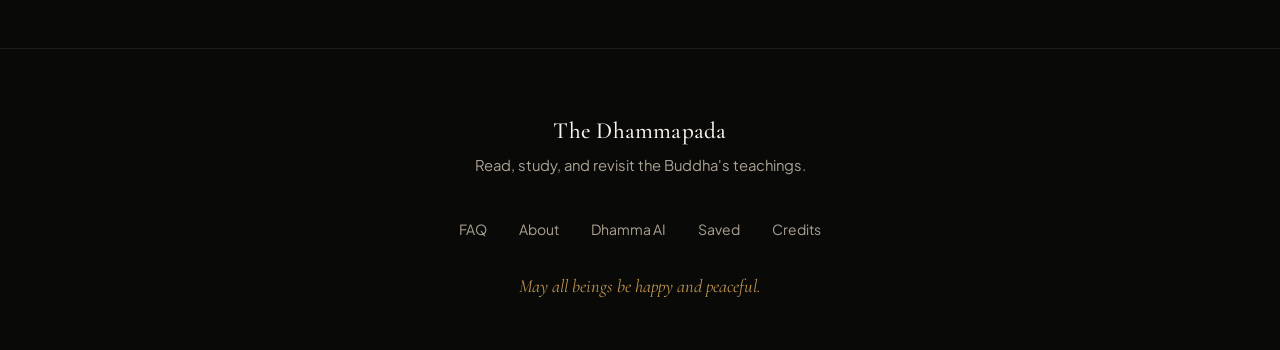
<file: pages/faq.html>
<!DOCTYPE html>
<html lang="en">
<head>
<meta charset="UTF-8">
<meta name="viewport" content="width=device-width, initial-scale=1.0">
<meta name="description" content="Study and read The Dhammapada">
<meta name="theme-color" content="#0B0A09">
<meta property="og:type" content="website">
<meta property="og:title" content="FAQ — The Dhammapada">
<meta property="og:description" content="Study and read The Dhammapada">
<meta property="og:image" content="../assets/images/dharmachakra.png">
<title>FAQ — The Dhammapada</title>
<link rel="canonical" id="canonicalLink" href="">
<link rel="preconnect" href="https://fonts.googleapis.com">
<link rel="preconnect" href="https://fonts.gstatic.com" crossorigin>
<link href="https://fonts.googleapis.com/css2?family=Cormorant+Garamond:ital,wght@0,400;0,500;0,600;0,700;1,400;1,500;1,600&family=Plus+Jakarta+Sans:wght@400;500;600;700&display=swap" rel="stylesheet">
<link rel="stylesheet" href="../assets/css/tokens.css">
<link rel="stylesheet" href="../assets/css/base.css">
<link rel="stylesheet" href="../assets/css/components.css">
<script type="application/ld+json" id="structuredData"></script>
</head>
<body data-page="faq">
<nav class="navbar" role="navigation" aria-label="Main navigation">
  <div class="container navbar-inner">
    <a href="../index.html" class="navbar-brand">
      <img src="../assets/images/dharmachakra.png" alt="" width="24" height="24" aria-hidden="true">
      The Dhammapada
    </a>
    <ul class="navbar-nav" role="menubar">
      <li><a href="../index.html" class="nav-link" data-nav="home" role="menuitem">Read</a></li>
      <li><a href="chapters.html" class="nav-link" data-nav="chapters" role="menuitem">Chapters</a></li>
      <li><a href="quotes.html" class="nav-link" data-nav="quotes" role="menuitem">Quotes</a></li>
      <li><a href="dhamma-ai.html" class="nav-link" data-nav="ai" role="menuitem">Study</a></li>
      <li><a href="about.html" class="nav-link" data-nav="about" role="menuitem">About</a></li>
    </ul>
    <div class="navbar-actions">
      <button class="btn-icon" id="searchButton" title="Search (Ctrl+K)" type="button" aria-label="Search">
        <svg width="20" height="20" fill="none" stroke="currentColor" viewBox="0 0 24 24"><path stroke-linecap="round" stroke-linejoin="round" stroke-width="1.5" d="M21 21l-6-6m2-5a7 7 0 11-14 0 7 7 0 0114 0z"/></svg>
      </button>
      <a href="saved.html" class="btn-icon" title="Saved verses" aria-label="Saved verses">
        <svg width="20" height="20" fill="none" stroke="currentColor" viewBox="0 0 24 24"><path stroke-linecap="round" stroke-linejoin="round" stroke-width="1.5" d="M5 5a2 2 0 012-2h10a2 2 0 012 2v16l-7-3.5L5 21V5z"/></svg>
      </a>
      <button class="btn-icon" id="themeToggle" title="Toggle theme" type="button" aria-label="Toggle light/dark theme">
        <svg width="20" height="20" fill="none" stroke="currentColor" viewBox="0 0 24 24"><path stroke-linecap="round" stroke-linejoin="round" stroke-width="1.5" d="M12 3v1m0 16v1m9-9h-1M4 12H3m15.364 6.364l-.707-.707M6.343 6.343l-.707-.707m12.728 0l-.707.707M6.343 17.657l-.707.707M16 12a4 4 0 11-8 0 4 4 0 018 0z"/></svg>
      </button>
    </div>
  </div>
</nav>

<main id="pageContent"></main>
<noscript><div class="container" style="padding: 2rem 0;">JavaScript is required to load the interactive reading experience.</div></noscript>

<footer class="footer">
  <div class="container">
    <p class="text-serif" style="margin-bottom: var(--space-2);">The Dhammapada</p>
    <p style="margin-bottom: var(--space-4);">Read, study, and revisit the Buddha's teachings.</p>
    <div class="footer-links">
      <a href="faq.html">FAQ</a>
      <a href="about.html">About</a>
      <a href="dhamma-ai.html">Dhamma AI</a>
      <a href="saved.html">Saved</a>
      <a href="credits.html">Credits</a>
    </div>
    <p class="footer-ethos">May all beings be happy and peaceful.</p>
  </div>
</footer>

<nav class="bottom-nav" aria-label="Mobile navigation">
  <a href="../index.html" class="bottom-nav-item" data-nav="home">
    <svg width="20" height="20" fill="none" stroke="currentColor" viewBox="0 0 24 24"><path stroke-linecap="round" stroke-linejoin="round" stroke-width="1.5" d="M12 6.253v13m0-13C10.832 5.477 9.246 5 7.5 5S4.168 5.477 3 6.253v13C4.168 18.477 5.754 18 7.5 18s3.332.477 4.5 1.253m0-13C13.168 5.477 14.754 5 16.5 5c1.747 0 3.332.477 4.5 1.253v13C19.832 18.477 18.247 18 16.5 18c-1.746 0-3.332.477-4.5 1.253"/></svg>
    <span>Read</span>
  </a>
  <a href="chapters.html" class="bottom-nav-item" data-nav="chapters">
    <svg width="20" height="20" fill="none" stroke="currentColor" viewBox="0 0 24 24"><path stroke-linecap="round" stroke-linejoin="round" stroke-width="1.5" d="M4 6h16M4 10h16M4 14h16M4 18h16"/></svg>
    <span>Chapters</span>
  </a>
  <a href="dhamma-ai.html" class="bottom-nav-item" data-nav="ai">
    <svg width="20" height="20" fill="none" stroke="currentColor" viewBox="0 0 24 24"><path stroke-linecap="round" stroke-linejoin="round" stroke-width="1.5" d="M9.663 17h4.673M12 3v1m6.364 1.636l-.707.707M21 12h-1M4 12H3m3.343-5.657l-.707-.707m2.828 9.9a5 5 0 117.072 0l-.548.547A3.374 3.374 0 0014 18.469V19a2 2 0 11-4 0v-.531c0-.895-.356-1.754-.988-2.386l-.548-.547z"/></svg>
    <span>Study</span>
  </a>
  <a href="saved.html" class="bottom-nav-item" data-nav="saved">
    <svg width="20" height="20" fill="none" stroke="currentColor" viewBox="0 0 24 24"><path stroke-linecap="round" stroke-linejoin="round" stroke-width="1.5" d="M5 5a2 2 0 012-2h10a2 2 0 012 2v16l-7-3.5L5 21V5z"/></svg>
    <span>Saved</span>
  </a>
</nav>

<div class="command-palette-overlay" id="searchModal" role="dialog" aria-modal="true" aria-label="Search">
  <div class="command-palette">
    <div class="command-palette-input-wrap">
      <svg width="20" height="20" fill="none" stroke="currentColor" viewBox="0 0 24 24" aria-hidden="true"><path stroke-linecap="round" stroke-linejoin="round" stroke-width="1.5" d="M21 21l-6-6m2-5a7 7 0 11-14 0 7 7 0 0114 0z"/></svg>
      <input type="text" class="command-palette-input" id="searchInput" placeholder="Search verses, chapters, themes..." autocomplete="off">
      <span class="command-palette-shortcut">ESC</span>
    </div>
    <div class="command-palette-results" id="searchResults">
      <div class="command-palette-empty">Search by keyword, theme, or verse reference like 1:5 or 183</div>
    </div>
  </div>
</div>

<button class="btn-icon focus-exit-btn" id="focusExitBtn" title="Exit focus mode (Esc)" aria-label="Exit focus mode">
  <svg width="20" height="20" fill="none" stroke="currentColor" viewBox="0 0 24 24"><path stroke-linecap="round" stroke-linejoin="round" stroke-width="1.5" d="M6 18L18 6M6 6l12 12"/></svg>
</button>
<div class="toast" id="toast" role="status" aria-live="polite"></div>

<script type="module" src="../assets/js/app.js"></script>
</body>
</html>
</file>
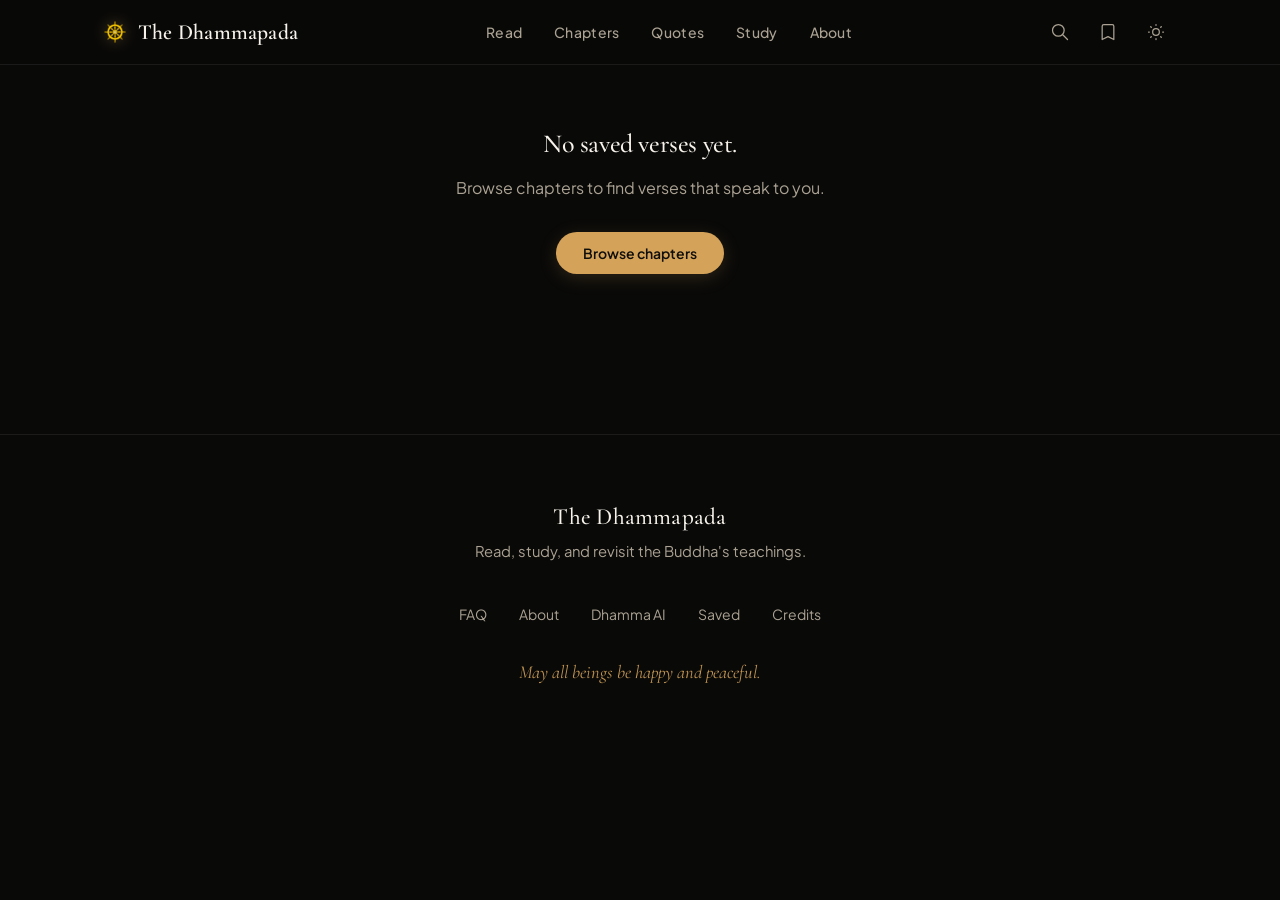
<file: pages/saved.html>
<!DOCTYPE html>
<html lang="en">
<head>
<meta charset="UTF-8">
<meta name="viewport" content="width=device-width, initial-scale=1.0">
<meta name="description" content="Study and read The Dhammapada">
<meta name="theme-color" content="#0B0A09">
<meta property="og:type" content="website">
<meta property="og:title" content="Saved — The Dhammapada">
<meta property="og:description" content="Study and read The Dhammapada">
<meta property="og:image" content="../assets/images/dharmachakra.png">
<title>Saved — The Dhammapada</title>
<link rel="canonical" id="canonicalLink" href="">
<link rel="preconnect" href="https://fonts.googleapis.com">
<link rel="preconnect" href="https://fonts.gstatic.com" crossorigin>
<link href="https://fonts.googleapis.com/css2?family=Cormorant+Garamond:ital,wght@0,400;0,500;0,600;0,700;1,400;1,500;1,600&family=Plus+Jakarta+Sans:wght@400;500;600;700&display=swap" rel="stylesheet">
<link rel="stylesheet" href="../assets/css/tokens.css">
<link rel="stylesheet" href="../assets/css/base.css">
<link rel="stylesheet" href="../assets/css/components.css">
<script type="application/ld+json" id="structuredData"></script>
</head>
<body data-page="saved">
<nav class="navbar" role="navigation" aria-label="Main navigation">
  <div class="container navbar-inner">
    <a href="../index.html" class="navbar-brand">
      <img src="../assets/images/dharmachakra.png" alt="" width="24" height="24" aria-hidden="true">
      The Dhammapada
    </a>
    <ul class="navbar-nav" role="menubar">
      <li><a href="../index.html" class="nav-link" data-nav="home" role="menuitem">Read</a></li>
      <li><a href="chapters.html" class="nav-link" data-nav="chapters" role="menuitem">Chapters</a></li>
      <li><a href="quotes.html" class="nav-link" data-nav="quotes" role="menuitem">Quotes</a></li>
      <li><a href="dhamma-ai.html" class="nav-link" data-nav="ai" role="menuitem">Study</a></li>
      <li><a href="about.html" class="nav-link" data-nav="about" role="menuitem">About</a></li>
    </ul>
    <div class="navbar-actions">
      <button class="btn-icon" id="searchButton" title="Search (Ctrl+K)" type="button" aria-label="Search">
        <svg width="20" height="20" fill="none" stroke="currentColor" viewBox="0 0 24 24"><path stroke-linecap="round" stroke-linejoin="round" stroke-width="1.5" d="M21 21l-6-6m2-5a7 7 0 11-14 0 7 7 0 0114 0z"/></svg>
      </button>
      <a href="saved.html" class="btn-icon" title="Saved verses" aria-label="Saved verses">
        <svg width="20" height="20" fill="none" stroke="currentColor" viewBox="0 0 24 24"><path stroke-linecap="round" stroke-linejoin="round" stroke-width="1.5" d="M5 5a2 2 0 012-2h10a2 2 0 012 2v16l-7-3.5L5 21V5z"/></svg>
      </a>
      <button class="btn-icon" id="themeToggle" title="Toggle theme" type="button" aria-label="Toggle light/dark theme">
        <svg width="20" height="20" fill="none" stroke="currentColor" viewBox="0 0 24 24"><path stroke-linecap="round" stroke-linejoin="round" stroke-width="1.5" d="M12 3v1m0 16v1m9-9h-1M4 12H3m15.364 6.364l-.707-.707M6.343 6.343l-.707-.707m12.728 0l-.707.707M6.343 17.657l-.707.707M16 12a4 4 0 11-8 0 4 4 0 018 0z"/></svg>
      </button>
    </div>
  </div>
</nav>

<main id="pageContent"></main>
<noscript><div class="container" style="padding: 2rem 0;">JavaScript is required to load the interactive reading experience.</div></noscript>

<footer class="footer">
  <div class="container">
    <p class="text-serif" style="margin-bottom: var(--space-2);">The Dhammapada</p>
    <p style="margin-bottom: var(--space-4);">Read, study, and revisit the Buddha's teachings.</p>
    <div class="footer-links">
      <a href="faq.html">FAQ</a>
      <a href="about.html">About</a>
      <a href="dhamma-ai.html">Dhamma AI</a>
      <a href="saved.html">Saved</a>
      <a href="credits.html">Credits</a>
    </div>
    <p class="footer-ethos">May all beings be happy and peaceful.</p>
  </div>
</footer>

<nav class="bottom-nav" aria-label="Mobile navigation">
  <a href="../index.html" class="bottom-nav-item" data-nav="home">
    <svg width="20" height="20" fill="none" stroke="currentColor" viewBox="0 0 24 24"><path stroke-linecap="round" stroke-linejoin="round" stroke-width="1.5" d="M12 6.253v13m0-13C10.832 5.477 9.246 5 7.5 5S4.168 5.477 3 6.253v13C4.168 18.477 5.754 18 7.5 18s3.332.477 4.5 1.253m0-13C13.168 5.477 14.754 5 16.5 5c1.747 0 3.332.477 4.5 1.253v13C19.832 18.477 18.247 18 16.5 18c-1.746 0-3.332.477-4.5 1.253"/></svg>
    <span>Read</span>
  </a>
  <a href="chapters.html" class="bottom-nav-item" data-nav="chapters">
    <svg width="20" height="20" fill="none" stroke="currentColor" viewBox="0 0 24 24"><path stroke-linecap="round" stroke-linejoin="round" stroke-width="1.5" d="M4 6h16M4 10h16M4 14h16M4 18h16"/></svg>
    <span>Chapters</span>
  </a>
  <a href="dhamma-ai.html" class="bottom-nav-item" data-nav="ai">
    <svg width="20" height="20" fill="none" stroke="currentColor" viewBox="0 0 24 24"><path stroke-linecap="round" stroke-linejoin="round" stroke-width="1.5" d="M9.663 17h4.673M12 3v1m6.364 1.636l-.707.707M21 12h-1M4 12H3m3.343-5.657l-.707-.707m2.828 9.9a5 5 0 117.072 0l-.548.547A3.374 3.374 0 0014 18.469V19a2 2 0 11-4 0v-.531c0-.895-.356-1.754-.988-2.386l-.548-.547z"/></svg>
    <span>Study</span>
  </a>
  <a href="saved.html" class="bottom-nav-item" data-nav="saved">
    <svg width="20" height="20" fill="none" stroke="currentColor" viewBox="0 0 24 24"><path stroke-linecap="round" stroke-linejoin="round" stroke-width="1.5" d="M5 5a2 2 0 012-2h10a2 2 0 012 2v16l-7-3.5L5 21V5z"/></svg>
    <span>Saved</span>
  </a>
</nav>

<div class="command-palette-overlay" id="searchModal" role="dialog" aria-modal="true" aria-label="Search">
  <div class="command-palette">
    <div class="command-palette-input-wrap">
      <svg width="20" height="20" fill="none" stroke="currentColor" viewBox="0 0 24 24" aria-hidden="true"><path stroke-linecap="round" stroke-linejoin="round" stroke-width="1.5" d="M21 21l-6-6m2-5a7 7 0 11-14 0 7 7 0 0114 0z"/></svg>
      <input type="text" class="command-palette-input" id="searchInput" placeholder="Search verses, chapters, themes..." autocomplete="off">
      <span class="command-palette-shortcut">ESC</span>
    </div>
    <div class="command-palette-results" id="searchResults">
      <div class="command-palette-empty">Search by keyword, theme, or verse reference like 1:5 or 183</div>
    </div>
  </div>
</div>

<button class="btn-icon focus-exit-btn" id="focusExitBtn" title="Exit focus mode (Esc)" aria-label="Exit focus mode">
  <svg width="20" height="20" fill="none" stroke="currentColor" viewBox="0 0 24 24"><path stroke-linecap="round" stroke-linejoin="round" stroke-width="1.5" d="M6 18L18 6M6 6l12 12"/></svg>
</button>
<div class="toast" id="toast" role="status" aria-live="polite"></div>

<script type="module" src="../assets/js/app.js"></script>
</body>
</html>
</file>
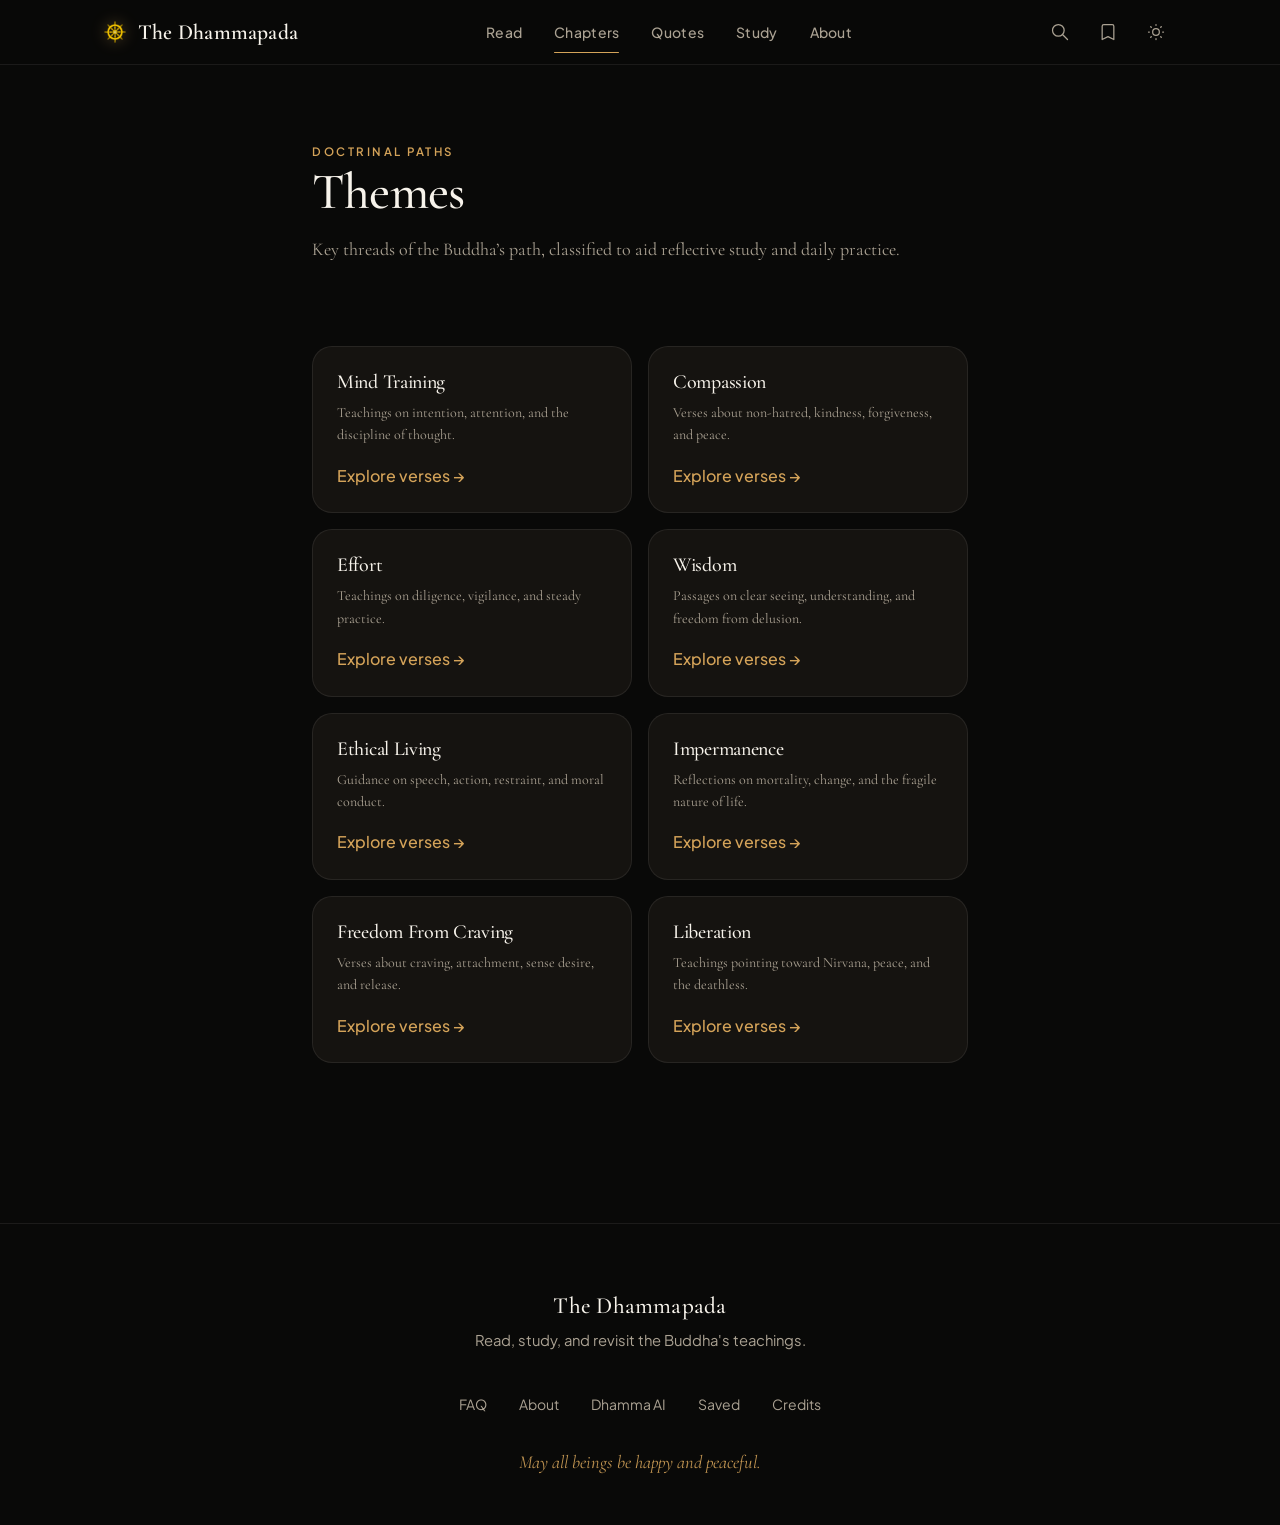
<file: pages/theme.html>
<!DOCTYPE html>
<html lang="en">
<head>
<meta charset="UTF-8">
<meta name="viewport" content="width=device-width, initial-scale=1.0">
<meta name="description" content="Study and read The Dhammapada">
<meta name="theme-color" content="#0B0A09">
<meta property="og:type" content="website">
<meta property="og:title" content="Theme — The Dhammapada">
<meta property="og:description" content="Study and read The Dhammapada">
<meta property="og:image" content="../assets/images/dharmachakra.png">
<title>Theme — The Dhammapada</title>
<link rel="canonical" id="canonicalLink" href="">
<link rel="preconnect" href="https://fonts.googleapis.com">
<link rel="preconnect" href="https://fonts.gstatic.com" crossorigin>
<link href="https://fonts.googleapis.com/css2?family=Cormorant+Garamond:ital,wght@0,400;0,500;0,600;0,700;1,400;1,500;1,600&family=Plus+Jakarta+Sans:wght@400;500;600;700&display=swap" rel="stylesheet">
<link rel="stylesheet" href="../assets/css/tokens.css">
<link rel="stylesheet" href="../assets/css/base.css">
<link rel="stylesheet" href="../assets/css/components.css">
<script type="application/ld+json" id="structuredData"></script>
</head>
<body data-page="theme">
<nav class="navbar" role="navigation" aria-label="Main navigation">
  <div class="container navbar-inner">
    <a href="../index.html" class="navbar-brand">
      <img src="../assets/images/dharmachakra.png" alt="" width="24" height="24" aria-hidden="true">
      The Dhammapada
    </a>
    <ul class="navbar-nav" role="menubar">
      <li><a href="../index.html" class="nav-link" data-nav="home" role="menuitem">Read</a></li>
      <li><a href="chapters.html" class="nav-link" data-nav="chapters" role="menuitem">Chapters</a></li>
      <li><a href="quotes.html" class="nav-link" data-nav="quotes" role="menuitem">Quotes</a></li>
      <li><a href="dhamma-ai.html" class="nav-link" data-nav="ai" role="menuitem">Study</a></li>
      <li><a href="about.html" class="nav-link" data-nav="about" role="menuitem">About</a></li>
    </ul>
    <div class="navbar-actions">
      <button class="btn-icon" id="searchButton" title="Search (Ctrl+K)" type="button" aria-label="Search">
        <svg width="20" height="20" fill="none" stroke="currentColor" viewBox="0 0 24 24"><path stroke-linecap="round" stroke-linejoin="round" stroke-width="1.5" d="M21 21l-6-6m2-5a7 7 0 11-14 0 7 7 0 0114 0z"/></svg>
      </button>
      <a href="saved.html" class="btn-icon" title="Saved verses" aria-label="Saved verses">
        <svg width="20" height="20" fill="none" stroke="currentColor" viewBox="0 0 24 24"><path stroke-linecap="round" stroke-linejoin="round" stroke-width="1.5" d="M5 5a2 2 0 012-2h10a2 2 0 012 2v16l-7-3.5L5 21V5z"/></svg>
      </a>
      <button class="btn-icon" id="themeToggle" title="Toggle theme" type="button" aria-label="Toggle light/dark theme">
        <svg width="20" height="20" fill="none" stroke="currentColor" viewBox="0 0 24 24"><path stroke-linecap="round" stroke-linejoin="round" stroke-width="1.5" d="M12 3v1m0 16v1m9-9h-1M4 12H3m15.364 6.364l-.707-.707M6.343 6.343l-.707-.707m12.728 0l-.707.707M6.343 17.657l-.707.707M16 12a4 4 0 11-8 0 4 4 0 018 0z"/></svg>
      </button>
    </div>
  </div>
</nav>

<main id="pageContent"></main>
<noscript><div class="container" style="padding: 2rem 0;">JavaScript is required to load the interactive reading experience.</div></noscript>

<footer class="footer">
  <div class="container">
    <p class="text-serif" style="margin-bottom: var(--space-2);">The Dhammapada</p>
    <p style="margin-bottom: var(--space-4);">Read, study, and revisit the Buddha's teachings.</p>
    <div class="footer-links">
      <a href="faq.html">FAQ</a>
      <a href="about.html">About</a>
      <a href="dhamma-ai.html">Dhamma AI</a>
      <a href="saved.html">Saved</a>
      <a href="credits.html">Credits</a>
    </div>
    <p class="footer-ethos">May all beings be happy and peaceful.</p>
  </div>
</footer>

<nav class="bottom-nav" aria-label="Mobile navigation">
  <a href="../index.html" class="bottom-nav-item" data-nav="home">
    <svg width="20" height="20" fill="none" stroke="currentColor" viewBox="0 0 24 24"><path stroke-linecap="round" stroke-linejoin="round" stroke-width="1.5" d="M12 6.253v13m0-13C10.832 5.477 9.246 5 7.5 5S4.168 5.477 3 6.253v13C4.168 18.477 5.754 18 7.5 18s3.332.477 4.5 1.253m0-13C13.168 5.477 14.754 5 16.5 5c1.747 0 3.332.477 4.5 1.253v13C19.832 18.477 18.247 18 16.5 18c-1.746 0-3.332.477-4.5 1.253"/></svg>
    <span>Read</span>
  </a>
  <a href="chapters.html" class="bottom-nav-item" data-nav="chapters">
    <svg width="20" height="20" fill="none" stroke="currentColor" viewBox="0 0 24 24"><path stroke-linecap="round" stroke-linejoin="round" stroke-width="1.5" d="M4 6h16M4 10h16M4 14h16M4 18h16"/></svg>
    <span>Chapters</span>
  </a>
  <a href="dhamma-ai.html" class="bottom-nav-item" data-nav="ai">
    <svg width="20" height="20" fill="none" stroke="currentColor" viewBox="0 0 24 24"><path stroke-linecap="round" stroke-linejoin="round" stroke-width="1.5" d="M9.663 17h4.673M12 3v1m6.364 1.636l-.707.707M21 12h-1M4 12H3m3.343-5.657l-.707-.707m2.828 9.9a5 5 0 117.072 0l-.548.547A3.374 3.374 0 0014 18.469V19a2 2 0 11-4 0v-.531c0-.895-.356-1.754-.988-2.386l-.548-.547z"/></svg>
    <span>Study</span>
  </a>
  <a href="saved.html" class="bottom-nav-item" data-nav="saved">
    <svg width="20" height="20" fill="none" stroke="currentColor" viewBox="0 0 24 24"><path stroke-linecap="round" stroke-linejoin="round" stroke-width="1.5" d="M5 5a2 2 0 012-2h10a2 2 0 012 2v16l-7-3.5L5 21V5z"/></svg>
    <span>Saved</span>
  </a>
</nav>

<div class="command-palette-overlay" id="searchModal" role="dialog" aria-modal="true" aria-label="Search">
  <div class="command-palette">
    <div class="command-palette-input-wrap">
      <svg width="20" height="20" fill="none" stroke="currentColor" viewBox="0 0 24 24" aria-hidden="true"><path stroke-linecap="round" stroke-linejoin="round" stroke-width="1.5" d="M21 21l-6-6m2-5a7 7 0 11-14 0 7 7 0 0114 0z"/></svg>
      <input type="text" class="command-palette-input" id="searchInput" placeholder="Search verses, chapters, themes..." autocomplete="off">
      <span class="command-palette-shortcut">ESC</span>
    </div>
    <div class="command-palette-results" id="searchResults">
      <div class="command-palette-empty">Search by keyword, theme, or verse reference like 1:5 or 183</div>
    </div>
  </div>
</div>

<button class="btn-icon focus-exit-btn" id="focusExitBtn" title="Exit focus mode (Esc)" aria-label="Exit focus mode">
  <svg width="20" height="20" fill="none" stroke="currentColor" viewBox="0 0 24 24"><path stroke-linecap="round" stroke-linejoin="round" stroke-width="1.5" d="M6 18L18 6M6 6l12 12"/></svg>
</button>
<div class="toast" id="toast" role="status" aria-live="polite"></div>

<script type="module" src="../assets/js/app.js"></script>
</body>
</html>
</file>
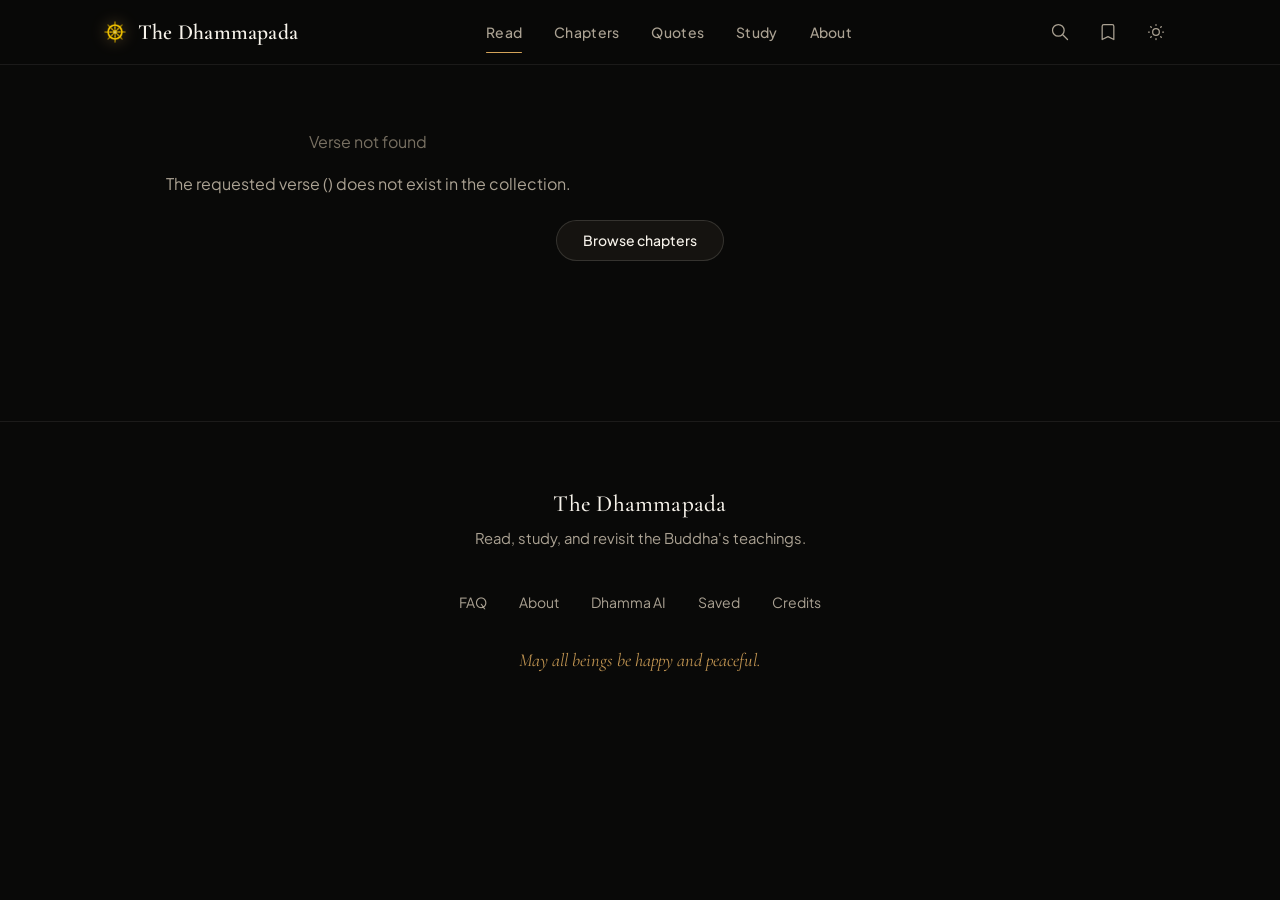
<file: pages/verse.html>
<!DOCTYPE html>
<html lang="en">
<head>
<meta charset="UTF-8">
<meta name="viewport" content="width=device-width, initial-scale=1.0">
<meta name="description" content="Study and read The Dhammapada">
<meta name="theme-color" content="#0B0A09">
<meta property="og:type" content="website">
<meta property="og:title" content="Verse — The Dhammapada">
<meta property="og:description" content="Study and read The Dhammapada">
<meta property="og:image" content="../assets/images/dharmachakra.png">
<title>Verse — The Dhammapada</title>
<link rel="canonical" id="canonicalLink" href="">
<link rel="preconnect" href="https://fonts.googleapis.com">
<link rel="preconnect" href="https://fonts.gstatic.com" crossorigin>
<link href="https://fonts.googleapis.com/css2?family=Cormorant+Garamond:ital,wght@0,400;0,500;0,600;0,700;1,400;1,500;1,600&family=Plus+Jakarta+Sans:wght@400;500;600;700&display=swap" rel="stylesheet">
<link rel="stylesheet" href="../assets/css/tokens.css">
<link rel="stylesheet" href="../assets/css/base.css">
<link rel="stylesheet" href="../assets/css/components.css">
<script type="application/ld+json" id="structuredData"></script>
</head>
<body data-page="verse">
<nav class="navbar" role="navigation" aria-label="Main navigation">
  <div class="container navbar-inner">
    <a href="../index.html" class="navbar-brand">
      <img src="../assets/images/dharmachakra.png" alt="" width="24" height="24" aria-hidden="true">
      The Dhammapada
    </a>
    <ul class="navbar-nav" role="menubar">
      <li><a href="../index.html" class="nav-link" data-nav="home" role="menuitem">Read</a></li>
      <li><a href="chapters.html" class="nav-link" data-nav="chapters" role="menuitem">Chapters</a></li>
      <li><a href="quotes.html" class="nav-link" data-nav="quotes" role="menuitem">Quotes</a></li>
      <li><a href="dhamma-ai.html" class="nav-link" data-nav="ai" role="menuitem">Study</a></li>
      <li><a href="about.html" class="nav-link" data-nav="about" role="menuitem">About</a></li>
    </ul>
    <div class="navbar-actions">
      <button class="btn-icon" id="searchButton" title="Search (Ctrl+K)" type="button" aria-label="Search">
        <svg width="20" height="20" fill="none" stroke="currentColor" viewBox="0 0 24 24"><path stroke-linecap="round" stroke-linejoin="round" stroke-width="1.5" d="M21 21l-6-6m2-5a7 7 0 11-14 0 7 7 0 0114 0z"/></svg>
      </button>
      <a href="saved.html" class="btn-icon" title="Saved verses" aria-label="Saved verses">
        <svg width="20" height="20" fill="none" stroke="currentColor" viewBox="0 0 24 24"><path stroke-linecap="round" stroke-linejoin="round" stroke-width="1.5" d="M5 5a2 2 0 012-2h10a2 2 0 012 2v16l-7-3.5L5 21V5z"/></svg>
      </a>
      <button class="btn-icon" id="themeToggle" title="Toggle theme" type="button" aria-label="Toggle light/dark theme">
        <svg width="20" height="20" fill="none" stroke="currentColor" viewBox="0 0 24 24"><path stroke-linecap="round" stroke-linejoin="round" stroke-width="1.5" d="M12 3v1m0 16v1m9-9h-1M4 12H3m15.364 6.364l-.707-.707M6.343 6.343l-.707-.707m12.728 0l-.707.707M6.343 17.657l-.707.707M16 12a4 4 0 11-8 0 4 4 0 018 0z"/></svg>
      </button>
    </div>
  </div>
</nav>

<main id="pageContent"></main>
<noscript><div class="container" style="padding: 2rem 0;">JavaScript is required to load the interactive reading experience.</div></noscript>

<footer class="footer">
  <div class="container">
    <p class="text-serif" style="margin-bottom: var(--space-2);">The Dhammapada</p>
    <p style="margin-bottom: var(--space-4);">Read, study, and revisit the Buddha's teachings.</p>
    <div class="footer-links">
      <a href="faq.html">FAQ</a>
      <a href="about.html">About</a>
      <a href="dhamma-ai.html">Dhamma AI</a>
      <a href="saved.html">Saved</a>
      <a href="credits.html">Credits</a>
    </div>
    <p class="footer-ethos">May all beings be happy and peaceful.</p>
  </div>
</footer>

<nav class="bottom-nav" aria-label="Mobile navigation">
  <a href="../index.html" class="bottom-nav-item" data-nav="home">
    <svg width="20" height="20" fill="none" stroke="currentColor" viewBox="0 0 24 24"><path stroke-linecap="round" stroke-linejoin="round" stroke-width="1.5" d="M12 6.253v13m0-13C10.832 5.477 9.246 5 7.5 5S4.168 5.477 3 6.253v13C4.168 18.477 5.754 18 7.5 18s3.332.477 4.5 1.253m0-13C13.168 5.477 14.754 5 16.5 5c1.747 0 3.332.477 4.5 1.253v13C19.832 18.477 18.247 18 16.5 18c-1.746 0-3.332.477-4.5 1.253"/></svg>
    <span>Read</span>
  </a>
  <a href="chapters.html" class="bottom-nav-item" data-nav="chapters">
    <svg width="20" height="20" fill="none" stroke="currentColor" viewBox="0 0 24 24"><path stroke-linecap="round" stroke-linejoin="round" stroke-width="1.5" d="M4 6h16M4 10h16M4 14h16M4 18h16"/></svg>
    <span>Chapters</span>
  </a>
  <a href="dhamma-ai.html" class="bottom-nav-item" data-nav="ai">
    <svg width="20" height="20" fill="none" stroke="currentColor" viewBox="0 0 24 24"><path stroke-linecap="round" stroke-linejoin="round" stroke-width="1.5" d="M9.663 17h4.673M12 3v1m6.364 1.636l-.707.707M21 12h-1M4 12H3m3.343-5.657l-.707-.707m2.828 9.9a5 5 0 117.072 0l-.548.547A3.374 3.374 0 0014 18.469V19a2 2 0 11-4 0v-.531c0-.895-.356-1.754-.988-2.386l-.548-.547z"/></svg>
    <span>Study</span>
  </a>
  <a href="saved.html" class="bottom-nav-item" data-nav="saved">
    <svg width="20" height="20" fill="none" stroke="currentColor" viewBox="0 0 24 24"><path stroke-linecap="round" stroke-linejoin="round" stroke-width="1.5" d="M5 5a2 2 0 012-2h10a2 2 0 012 2v16l-7-3.5L5 21V5z"/></svg>
    <span>Saved</span>
  </a>
</nav>

<div class="command-palette-overlay" id="searchModal" role="dialog" aria-modal="true" aria-label="Search">
  <div class="command-palette">
    <div class="command-palette-input-wrap">
      <svg width="20" height="20" fill="none" stroke="currentColor" viewBox="0 0 24 24" aria-hidden="true"><path stroke-linecap="round" stroke-linejoin="round" stroke-width="1.5" d="M21 21l-6-6m2-5a7 7 0 11-14 0 7 7 0 0114 0z"/></svg>
      <input type="text" class="command-palette-input" id="searchInput" placeholder="Search verses, chapters, themes..." autocomplete="off">
      <span class="command-palette-shortcut">ESC</span>
    </div>
    <div class="command-palette-results" id="searchResults">
      <div class="command-palette-empty">Search by keyword, theme, or verse reference like 1:5 or 183</div>
    </div>
  </div>
</div>

<button class="btn-icon focus-exit-btn" id="focusExitBtn" title="Exit focus mode (Esc)" aria-label="Exit focus mode">
  <svg width="20" height="20" fill="none" stroke="currentColor" viewBox="0 0 24 24"><path stroke-linecap="round" stroke-linejoin="round" stroke-width="1.5" d="M6 18L18 6M6 6l12 12"/></svg>
</button>
<div class="toast" id="toast" role="status" aria-live="polite"></div>

<script type="module" src="../assets/js/app.js"></script>
</body>
</html>
</file>
<file: assets/css/tokens.css>
/* === TOKENS === */
:root {
  /* Colors — Dark (Sacred Luxury Default) */
  --bg: #090908;
  --bg-elevated: #131210;
  --bg-subtle: #181613;
  --bg-card: #151310;
  --bg-card-hover: #1c1915;
  --fg: #F7F3EB;
  --fg-muted: #ABA293;
  --fg-subtle: #787062;
  --accent: #D4A359;
  --accent-fg: #100E0B;
  --accent-hover: #E2B56E;
  --accent-subtle: rgba(212, 163, 89, 0.09);
  --accent-glow: rgba(212, 163, 89, 0.22);
  --border: rgba(247, 243, 235, 0.08);
  --border-subtle: rgba(247, 243, 235, 0.04);
  --border-strong: rgba(212, 163, 89, 0.28);
  --border-accent: rgba(212, 163, 89, 0.45);
  --ring: var(--accent);
  --error: #D4453A;
  --error-subtle: rgba(212, 69, 58, 0.1);

  /* Convenience aliases */
  --accent-color: var(--accent);
  --text-color: var(--fg);
  --text-color-muted: var(--fg-muted);
  --border-color: var(--border);
  --bg-body: var(--bg);

  /* Typography */
  --font-serif: 'Cormorant Garamond', 'Newsreader', Georgia, 'Times New Roman', serif;
  --font-serif-display: 'Cormorant Garamond', Georgia, serif;
  --font-sans: 'Plus Jakarta Sans', -apple-system, BlinkMacSystemFont, 'Segoe UI', Roboto, sans-serif;
  --font-mono: ui-monospace, SFMono-Regular, Menlo, Monaco, Consolas, monospace;
  
  --font-size-xs: 0.75rem;
  --font-size-sm: 0.875rem;
  --font-size-base: 1rem;
  --font-size-lg: 1.125rem;
  --font-size-xl: 1.25rem;
  --font-size-2xl: 1.625rem;
  --font-size-3xl: 2.25rem;
  --font-size-4xl: 3rem;
  --font-size-display: clamp(3.2rem, 8vw, 5.6rem);
  
  --leading-tight: 1.15;
  --leading-snug: 1.35;
  --leading-normal: 1.6;
  --leading-relaxed: 1.8;
  --leading-loose: 1.95;
  
  --tracking-tighter: -0.03em;
  --tracking-tight: -0.015em;
  --tracking-normal: 0em;
  --tracking-wide: 0.08em;
  --tracking-wider: 0.16em;
  --tracking-widest: 0.22em;

  /* Spacing (4/8 base) */
  --space-1: 0.25rem; /* 4px */
  --space-2: 0.5rem;  /* 8px */
  --space-3: 0.75rem; /* 12px */
  --space-4: 1rem;    /* 16px */
  --space-5: 1.25rem; /* 20px */
  --space-6: 1.5rem;  /* 24px */
  --space-8: 2rem;    /* 32px */
  --space-10: 2.5rem; /* 40px */
  --space-12: 3rem;   /* 48px */
  --space-16: 4rem;   /* 64px */
  --space-20: 5rem;   /* 80px */
  --space-24: 6rem;   /* 96px */

  /* Radius */
  --radius-xs: 4px;
  --radius-sm: 8px;
  --radius-md: 14px;
  --radius-lg: 20px;
  --radius-xl: 28px;
  --radius-2xl: 36px;
  --radius-full: 9999px;
  --radius-pill: 9999px;

  /* Shadows */
  --shadow-sm: 0 1px 3px rgba(0, 0, 0, 0.35);
  --shadow: 0 4px 16px rgba(0, 0, 0, 0.45);
  --shadow-lg: 0 12px 36px rgba(0, 0, 0, 0.6);
  --shadow-gold: 0 0 24px rgba(212, 163, 89, 0.18);

  /* Transitions */
  --transition-fast: 150ms cubic-bezier(0.16, 1, 0.3, 1);
  --transition-base: 220ms cubic-bezier(0.16, 1, 0.3, 1);
  --transition-slow: 350ms cubic-bezier(0.16, 1, 0.3, 1);

  /* Layout */
  --container-max: 1120px;
  --measure: 44rem; /* reading width */
  --nav-height: 4rem;
  --bottom-nav-height: 3.85rem;
}

/* Light theme */
.light-mode {
  --bg: #F8F5EE;
  --bg-elevated: #FFFFFF;
  --bg-subtle: #EFE9DC;
  --bg-card: #FFFFFF;
  --bg-card-hover: #F6F1E5;
  --fg: #181512;
  --fg-muted: #6C6457;
  --fg-subtle: #8E8679;
  --accent: #A87932;
  --accent-fg: #FAF8F2;
  --accent-hover: #926625;
  --accent-subtle: rgba(168, 121, 50, 0.10);
  --accent-glow: rgba(168, 121, 50, 0.20);
  --border: rgba(24, 21, 18, 0.10);
  --border-subtle: rgba(24, 21, 18, 0.05);
  --border-strong: rgba(168, 121, 50, 0.28);
  --border-accent: rgba(168, 121, 50, 0.45);
  --shadow-sm: 0 1px 3px rgba(24, 21, 18, 0.06);
  --shadow: 0 4px 16px rgba(24, 21, 18, 0.08);
  --shadow-lg: 0 12px 36px rgba(24, 21, 18, 0.12);
  --shadow-gold: 0 0 20px rgba(168, 121, 50, 0.15);
}

/* Reduced motion */
@media (prefers-reduced-motion: reduce) {
  :root {
    --transition-fast: 0ms;
    --transition-base: 0ms;
    --transition-slow: 0ms;
  }
}
</file>
<file: assets/css/base.css>
/* === BASE === */
@import url('https://fonts.googleapis.com/css2?family=Cormorant+Garamond:ital,wght@0,400;0,500;0,600;0,700;1,400;1,500;1,600&family=Plus+Jakarta+Sans:wght@400;500;600;700&display=swap');

/* Modern CSS Reset */
*, *::before, *::after {
  box-sizing: border-box;
}
* {
  margin: 0;
}
html, body {
  height: 100%;
}
body {
  line-height: var(--leading-normal);
  -webkit-font-smoothing: antialiased;
  -moz-osx-font-smoothing: grayscale;
  text-rendering: optimizeLegibility;
  font-family: var(--font-sans);
  background-color: var(--bg);
  color: var(--fg);
  transition: background-color var(--transition-slow), color var(--transition-slow);
}
img, picture, video, canvas, svg {
  display: block;
  max-width: 100%;
}
input, button, textarea, select {
  font: inherit;
}
p, h1, h2, h3, h4, h5, h6 {
  overflow-wrap: break-word;
}
#root, #__next {
  isolation: isolate;
}

/* Typography Foundation */
h1, h2, h3, h4, h5, h6 {
  font-family: var(--font-serif);
  font-weight: 500;
  line-height: var(--leading-tight);
  letter-spacing: var(--tracking-tight);
  text-wrap: balance;
  color: var(--fg);
}
h1 {
  font-size: var(--font-size-3xl);
  font-weight: 500;
}
h2 {
  font-size: var(--font-size-2xl);
  font-weight: 500;
}
h3 {
  font-size: var(--font-size-xl);
  font-weight: 500;
}
p {
  margin-bottom: var(--space-4);
  max-width: var(--measure);
}
.text-center,
.text-center p,
p.text-center {
  text-align: center;
  margin-left: auto;
  margin-right: auto;
}


/* Links & States */
a {
  color: var(--accent);
  text-decoration-thickness: 1px;
  text-underline-offset: 3px;
  transition: color var(--transition-fast), border-color var(--transition-fast), background var(--transition-fast);
}
a:hover {
  color: var(--accent-hover);
}
::selection {
  background-color: var(--accent-subtle);
  color: var(--accent);
}
:focus-visible {
  outline: 2px solid var(--accent);
  outline-offset: 3px;
  border-radius: var(--radius-xs);
}

/* Utilities */
.sr-only {
  position: absolute;
  width: 1px;
  height: 1px;
  padding: 0;
  margin: -1px;
  overflow: hidden;
  clip: rect(0, 0, 0, 0);
  white-space: nowrap;
  border-width: 0;
}
.eyebrow {
  text-transform: uppercase;
  letter-spacing: var(--tracking-widest);
  font-size: 0.72rem;
  font-weight: 600;
  color: var(--accent);
  font-family: var(--font-sans);
  display: inline-flex;
  align-items: center;
  gap: var(--space-2);
}
</file>
<file: assets/css/components.css>
/* === SACRED MINIMALISM & LUXURY COMPONENTS === */

/* --- Layout --- */
.container {
  max-width: var(--container-max);
  margin: 0 auto;
  padding: 0 var(--space-6);
}

.reading-column {
  max-width: var(--measure);
  margin: 0 auto;
}

/* --- Navbar --- */
.navbar {
  position: sticky;
  top: 0;
  z-index: 100;
  background: rgba(9, 9, 8, 0.85);
  backdrop-filter: blur(20px);
  -webkit-backdrop-filter: blur(20px);
  border-bottom: 1px solid var(--border);
  transition: background-color var(--transition-base), border-color var(--transition-base);
}

.light-mode .navbar {
  background: rgba(248, 245, 238, 0.88);
}

.navbar-inner {
  display: flex;
  align-items: center;
  justify-content: space-between;
  height: var(--nav-height);
}

.navbar-brand {
  display: flex;
  align-items: center;
  gap: var(--space-3);
  text-decoration: none;
  color: var(--fg);
  font-family: var(--font-serif);
  font-weight: 600;
  font-size: 1.35rem;
  letter-spacing: 0.01em;
  transition: opacity var(--transition-fast);
}

.navbar-brand:hover {
  opacity: 0.9;
  color: var(--fg);
}

.navbar-brand img {
  width: 22px;
  height: 22px;
  filter: drop-shadow(0 0 8px rgba(212, 163, 89, 0.45));
}

.navbar-nav {
  display: flex;
  gap: var(--space-8);
  list-style: none;
  margin: 0;
  padding: 0;
}

.navbar-nav a.nav-link {
  color: var(--fg-muted);
  text-decoration: none;
  font-family: var(--font-sans);
  font-size: 0.875rem;
  font-weight: 500;
  letter-spacing: 0.02em;
  transition: color var(--transition-fast);
  padding: var(--space-2) 0;
  position: relative;
}

.nav-link:hover, 
.nav-link.active {
  color: var(--fg);
}

.nav-link.active::after {
  content: '';
  position: absolute;
  bottom: -4px;
  left: 0;
  right: 0;
  height: 1.5px;
  background: var(--accent);
  border-radius: var(--radius-full);
}

.navbar-actions {
  display: flex;
  align-items: center;
  gap: var(--space-2);
}

@media (max-width: 768px) {
  .navbar-nav {
    display: none;
  }
}

/* --- Buttons --- */
.btn {
  font-family: var(--font-sans);
  font-weight: 500;
  font-size: 0.875rem;
  padding: 0.7rem 1.6rem;
  border-radius: var(--radius-pill);
  cursor: pointer;
  transition: all var(--transition-base);
  border: 1px solid transparent;
  display: inline-flex;
  align-items: center;
  justify-content: center;
  gap: var(--space-2);
  text-decoration: none;
  line-height: 1.2;
}

.btn-primary,
.btn-pill-primary {
  background: var(--accent);
  color: var(--accent-fg) !important;
  font-weight: 600;
  box-shadow: 0 4px 18px rgba(212, 163, 89, 0.18);
  border-color: transparent;
}

.btn-primary:hover,
.btn-pill-primary:hover {
  background: var(--accent-hover);
  color: var(--accent-fg) !important;
  box-shadow: 0 6px 26px rgba(212, 163, 89, 0.32);
  transform: translateY(-1.5px);
}

.btn-secondary,
.btn-pill-secondary {
  background: var(--bg-card);
  color: var(--fg) !important;
  border: 1px solid rgba(247, 243, 235, 0.14);
}

.btn-secondary:hover,
.btn-pill-secondary:hover {
  background: var(--bg-card-hover);
  border-color: var(--accent);
  color: var(--fg) !important;
  transform: translateY(-1.5px);
}

.btn-outline,
.btn-pill-outline {
  background: transparent;
  border: 1px solid rgba(247, 243, 235, 0.16);
  color: var(--fg) !important;
  font-size: 0.875rem;
  font-weight: 500;
  padding: 0.65rem 1.45rem;
  border-radius: var(--radius-pill);
  display: inline-flex;
  align-items: center;
  gap: 0.5rem;
}

.btn-outline:hover,
.btn-pill-outline:hover {
  border-color: var(--accent);
  color: var(--accent) !important;
  background: var(--accent-subtle);
  transform: translateY(-1px);
}

.btn-pill-outline .arrow,
.btn-outline .arrow {
  transition: transform var(--transition-fast);
}

.btn-pill-outline:hover .arrow,
.btn-outline:hover .arrow {
  transform: translateX(4px);
}

.btn-ghost {
  background: transparent;
  color: var(--fg-muted);
  border: 1px solid transparent;
  border-radius: var(--radius-pill);
}

.btn-ghost:hover {
  background: var(--accent-subtle);
  color: var(--fg);
}

.btn-icon {
  width: 2.5rem;
  height: 2.5rem;
  display: inline-flex;
  align-items: center;
  justify-content: center;
  border-radius: var(--radius-full);
  background: transparent;
  color: var(--fg-muted);
  border: 1px solid transparent;
  cursor: pointer;
  transition: all var(--transition-fast);
}

.btn-icon:hover {
  color: var(--accent);
  background: var(--accent-subtle);
  border-color: rgba(212, 163, 89, 0.2);
}

@media (max-width: 768px) {
  .btn-icon {
    min-width: 44px;
    min-height: 44px;
  }
}

/* --- Surface / Card --- */
.surface {
  background: var(--bg-card);
  border: 1px solid var(--border);
  border-radius: var(--radius-lg);
  padding: var(--space-6);
  transition: all var(--transition-base);
}

.surface--interactive {
  cursor: pointer;
}

.surface--interactive:hover {
  border-color: var(--border-strong);
  background: var(--bg-card-hover);
  box-shadow: var(--shadow-gold);
  transform: translateY(-2px);
}

/* --- Chips / Pills --- */
.chip {
  display: inline-flex;
  align-items: center;
  padding: 0.35rem 0.85rem;
  border-radius: var(--radius-pill);
  font-size: 0.72rem;
  font-weight: 500;
  border: 1px solid var(--border);
  color: var(--fg-muted);
  background: var(--bg-card);
  cursor: pointer;
  text-decoration: none;
  transition: all var(--transition-fast);
}

.chip:hover {
  border-color: var(--accent);
  color: var(--accent);
  background: var(--accent-subtle);
}

.chip--active {
  border-color: var(--accent);
  color: var(--accent);
  background: var(--accent-subtle);
}

/* --- Accordion --- */
.accordion {
  border-bottom: 1px solid var(--border);
}

.accordion-trigger {
  width: 100%;
  display: flex;
  justify-content: space-between;
  align-items: center;
  padding: var(--space-5) 0;
  background: none;
  border: none;
  color: var(--fg);
  font-family: var(--font-serif);
  font-size: 1.25rem;
  font-weight: 500;
  cursor: pointer;
  text-align: left;
}

.accordion-trigger svg {
  transition: transform var(--transition-fast);
  color: var(--accent);
}

.accordion-trigger[aria-expanded='true'] svg {
  transform: rotate(180deg);
}

.accordion-content {
  overflow: hidden;
  max-height: 0;
  transition: max-height var(--transition-slow);
}

.accordion-content.open {
  max-height: 2000px;
}

.accordion-content-inner {
  padding: 0 0 var(--space-6) 0;
  color: var(--fg-muted);
  line-height: var(--leading-relaxed);
  font-size: 0.95rem;
}

/* --- Search / Command Palette --- */
.command-palette-overlay {
  position: fixed;
  inset: 0;
  z-index: 200;
  background: rgba(0, 0, 0, 0.75);
  backdrop-filter: blur(12px);
  display: none;
  align-items: flex-start;
  justify-content: center;
  padding: 12vh var(--space-4) var(--space-4);
}

.command-palette {
  width: 100%;
  max-width: 620px;
  background: rgba(18, 16, 14, 0.96);
  border: 1px solid var(--border-strong);
  border-radius: var(--radius-xl);
  box-shadow: 0 24px 64px rgba(0, 0, 0, 0.8), var(--shadow-gold);
  overflow: hidden;
  display: flex;
  flex-direction: column;
}

.command-palette-input-wrap {
  display: flex;
  align-items: center;
  gap: var(--space-3);
  padding: var(--space-4) var(--space-5);
  border-bottom: 1px solid var(--border);
}

.command-palette-input-wrap svg {
  color: var(--accent);
  flex-shrink: 0;
}

.command-palette-input {
  flex: 1;
  background: transparent;
  border: none;
  outline: none;
  font-family: var(--font-sans);
  font-size: 1.05rem;
  color: var(--fg);
}

.command-palette-input::placeholder {
  color: var(--fg-subtle);
}

.command-palette-results {
  max-height: 380px;
  overflow-y: auto;
  padding: var(--space-2);
}

.command-palette-item {
  display: flex;
  align-items: center;
  gap: var(--space-3);
  padding: var(--space-3) var(--space-4);
  border-radius: var(--radius-md);
  cursor: pointer;
  color: var(--fg-muted);
  text-decoration: none;
  transition: all var(--transition-fast);
}

.command-palette-item:hover,
.command-palette-item.focused {
  background: var(--accent-subtle);
  color: var(--fg);
}

.command-palette-empty {
  padding: var(--space-8) var(--space-4);
  text-align: center;
  color: var(--fg-subtle);
  font-size: 0.9rem;
}

.command-palette-shortcut {
  font-size: var(--font-size-xs);
  color: var(--fg-subtle);
  border: 1px solid var(--border);
  border-radius: var(--radius-xs);
  padding: 2px 6px;
  margin-left: auto;
}

/* --- Toast --- */
.toast {
  position: fixed;
  bottom: var(--space-6);
  left: 50%;
  transform: translateX(-50%);
  background: var(--bg-card);
  border: 1px solid var(--border-strong);
  color: var(--fg);
  padding: var(--space-3) var(--space-6);
  border-radius: var(--radius-pill);
  font-size: var(--font-size-sm);
  z-index: 300;
  opacity: 0;
  transition: opacity var(--transition-base), transform var(--transition-base);
  pointer-events: none;
  box-shadow: var(--shadow-lg), var(--shadow-gold);
}

.toast.visible {
  opacity: 1;
  transform: translateX(-50%) translateY(-4px);
}

/* --- Mobile Bottom Nav --- */
.bottom-nav {
  display: none;
}

@media (max-width: 768px) {
  .bottom-nav {
    display: flex;
    position: fixed;
    bottom: 0;
    left: 0;
    right: 0;
    z-index: 100;
    background: rgba(9, 9, 8, 0.92);
    backdrop-filter: blur(20px);
    -webkit-backdrop-filter: blur(20px);
    border-top: 1px solid var(--border);
    height: var(--bottom-nav-height);
    padding-bottom: env(safe-area-inset-bottom);
  }

  .bottom-nav-item {
    flex: 1;
    display: flex;
    flex-direction: column;
    align-items: center;
    justify-content: center;
    gap: 3px;
    color: var(--fg-subtle);
    text-decoration: none;
    font-size: 0.68rem;
    font-weight: 500;
    min-height: 44px;
    transition: color var(--transition-fast);
  }

  .bottom-nav-item svg {
    width: 20px;
    height: 20px;
  }

  .bottom-nav-item.active {
    color: var(--accent);
  }

  body {
    padding-bottom: var(--bottom-nav-height);
  }
}

/* --- Footer --- */
.footer {
  border-top: 1px solid var(--border);
  padding: var(--space-16) 0 var(--space-12);
  margin-top: var(--space-24);
  color: var(--fg-subtle);
  font-size: var(--font-size-sm);
  text-align: center;
}

.footer .container {
  display: flex;
  flex-direction: column;
  align-items: center;
  justify-content: center;
  text-align: center;
  margin: 0 auto;
}

.footer p {
  margin-left: auto !important;
  margin-right: auto !important;
  text-align: center !important;
}

.footer .text-serif:first-child,
.footer-brand {
  font-family: var(--font-serif);
  font-size: 1.45rem;
  font-weight: 500;
  color: var(--fg);
  margin-bottom: var(--space-1) !important;
  letter-spacing: 0.01em;
  text-align: center;
}

.footer p:nth-of-type(2) {
  color: var(--fg-muted);
  font-size: 0.925rem;
  margin-bottom: var(--space-5) !important;
  text-align: center;
}

.footer-links {
  display: flex;
  flex-wrap: wrap;
  justify-content: center;
  align-items: center;
  gap: var(--space-3) var(--space-8);
  margin: var(--space-5) auto var(--space-2);
  width: 100%;
}

.footer-links a {
  color: var(--fg-muted);
  text-decoration: none;
  font-size: 0.875rem;
  font-family: var(--font-sans);
  transition: color var(--transition-fast);
}

.footer-links a:hover {
  color: var(--accent);
}

.footer-ethos {
  font-family: var(--font-serif) !important;
  font-style: italic !important;
  font-size: 1.15rem !important;
  color: var(--accent) !important;
  margin-top: var(--space-6) !important;
  margin-bottom: 0 !important;
  margin-left: auto !important;
  margin-right: auto !important;
  opacity: 0.9;
  text-align: center !important;
}

@media (max-width: 768px) {
  .footer {
    display: none;
  }
}


/* --- Focus Mode --- */
body.focus-active .navbar,
body.focus-active .footer,
body.focus-active .bottom-nav,
body.focus-active .verse-breadcrumb,
body.focus-active .verse-actions-bar,
body.focus-active .verse-nav,
body.focus-active .verse-sidebar {
  display: none !important;
}

body.focus-active main {
  padding-top: var(--space-12);
}

body.focus-active .focus-exit-btn {
  display: flex;
}

.focus-exit-btn {
  position: fixed;
  top: var(--space-5);
  right: var(--space-5);
  z-index: 150;
  display: none;
  background: var(--bg-card);
  border: 1px solid var(--border);
}

/* --- Loading / Empty / Error States --- */
.state-loading {
  display: flex;
  flex-direction: column;
  align-items: center;
  justify-content: center;
  min-height: 55vh;
  gap: var(--space-4);
  color: var(--fg-muted);
}

.spinner {
  width: 28px;
  height: 28px;
  border: 2px solid var(--border);
  border-top-color: var(--accent);
  border-radius: 50%;
  animation: spin 0.9s cubic-bezier(0.6, 0.2, 0.4, 0.8) infinite;
}

@keyframes spin {
  to { transform: rotate(360deg); }
}

.state-empty {
  text-align: center;
  padding: var(--space-16) var(--space-4);
  color: var(--fg-subtle);
}

.state-empty-icon {
  font-size: 2.2rem;
  margin-bottom: var(--space-4);
  opacity: 0.6;
  color: var(--accent);
}

.state-error {
  text-align: center;
  padding: var(--space-16) var(--space-4);
  color: var(--error);
}

/* ========================================================
   HOME PAGE & SCREENSHOT REPRODUCTION SECTIONS
======================================================== */

/* --- Hero Section (Screenshot 1) --- */
.hero {
  min-height: 85vh;
  display: flex;
  flex-direction: column;
  align-items: center;
  justify-content: center;
  text-align: center;
  padding: var(--space-12) var(--space-6);
  position: relative;
}

.hero::before {
  content: '';
  position: absolute;
  inset: 0;
  background: radial-gradient(ellipse at 50% 36%, rgba(212, 163, 89, 0.08) 0%, transparent 68%);
  pointer-events: none;
}

.hero-eyebrow {
  display: inline-flex;
  align-items: center;
  gap: var(--space-2);
  margin-bottom: var(--space-6);
  font-size: 0.72rem;
  letter-spacing: var(--tracking-widest);
  color: var(--accent);
  font-weight: 600;
  text-transform: uppercase;
}

.dharma-symbol {
  color: var(--accent);
  font-size: 1.15rem;
  line-height: 1;
  display: inline-block;
}

.hero-title {
  font-family: var(--font-serif-display);
  font-size: var(--font-size-display);
  font-weight: 500;
  letter-spacing: -0.025em;
  line-height: 1.05;
  color: var(--fg);
  margin-bottom: var(--space-5);
  text-shadow: 0 0 50px rgba(212, 163, 89, 0.12);
}

.hero-subtitle {
  font-family: var(--font-sans);
  font-size: clamp(1rem, 2vw, 1.22rem);
  color: var(--fg-muted);
  line-height: 1.7;
  max-width: 580px;
  margin: 0 auto var(--space-8);
  font-weight: 400;
}

.hero-actions {
  display: flex;
  gap: var(--space-4);
  flex-wrap: wrap;
  justify-content: center;
  margin-bottom: var(--space-8);
}

.hero-meta {
  font-family: var(--font-sans);
  font-size: 0.8rem;
  color: var(--fg-subtle);
  letter-spacing: 0.06em;
}

/* --- Verse of the Day Section (Screenshot 2 & 3) --- */
.votd-section {
  padding: var(--space-16) 0 var(--space-12);
  border-top: 1px solid var(--border-subtle);
}

.votd-label {
  margin-bottom: var(--space-2);
}

.votd-title {
  font-family: var(--font-serif);
  font-size: clamp(1.8rem, 4vw, 2.5rem);
  font-weight: 500;
  color: var(--fg);
  margin-bottom: var(--space-8);
}

.votd-quote {
  font-family: var(--font-serif);
  font-size: clamp(1.35rem, 2.8vw, 1.65rem);
  line-height: 1.85;
  color: var(--fg);
  margin-bottom: var(--space-4);
  font-weight: 400;
  max-width: 44rem;
}

.votd-meta {
  font-family: var(--font-sans);
  font-size: 0.85rem;
  color: var(--fg-subtle);
  margin-bottom: var(--space-6);
}

/* --- The Collection Section (Screenshot 3 & 4) --- */
.collection-section {
  padding: var(--space-16) 0 var(--space-12);
  border-top: 1px solid var(--border-subtle);
}

.collection-header {
  display: flex;
  align-items: flex-end;
  justify-content: space-between;
  margin-bottom: var(--space-8);
}

.collection-title {
  font-family: var(--font-serif);
  font-size: clamp(1.8rem, 4vw, 2.5rem);
  font-weight: 500;
  color: var(--fg);
  margin-top: var(--space-2);
}

.view-all-link {
  font-family: var(--font-sans);
  font-size: 0.85rem;
  color: var(--fg-subtle);
  text-decoration: none;
  transition: color var(--transition-fast);
}

.view-all-link:hover {
  color: var(--accent);
}

.chapter-list {
  list-style: none;
  padding: 0;
  margin: 0;
}

.chapter-list-item {
  display: flex;
  align-items: baseline;
  gap: var(--space-6);
  padding: var(--space-5) var(--space-4);
  border-bottom: 1px solid var(--border);
  text-decoration: none;
  color: var(--fg);
  border-radius: var(--radius-sm);
  transition: all var(--transition-base);
}

.chapter-list-item:hover {
  background: rgba(255, 255, 255, 0.035);
  border-bottom-color: transparent;
  transform: translateX(4px);
}

.light-mode .chapter-list-item:hover {
  background: rgba(0, 0, 0, 0.03);
}

.chapter-list-number {
  font-family: var(--font-serif);
  font-size: 1.35rem;
  font-weight: 600;
  color: var(--accent);
  min-width: 2.4rem;
  flex-shrink: 0;
}

.chapter-list-info {
  flex: 1;
}

.chapter-list-name {
  font-family: var(--font-serif);
  font-size: 1.35rem;
  font-weight: 500;
  color: var(--fg);
  margin-bottom: 2px;
}

.chapter-list-pali {
  font-family: var(--font-sans);
  font-size: 0.825rem;
  color: var(--fg-muted);
}

.chapter-list-meta {
  font-family: var(--font-sans);
  font-size: 0.8rem;
  color: var(--fg-subtle);
  margin-left: auto;
  white-space: nowrap;
}

/* --- Featured Contemplative Quote (Screenshot 5) --- */
.featured-quote-section {
  padding: var(--space-20) 0 var(--space-16);
  border-top: 1px solid var(--border-subtle);
  text-align: center;
}

.featured-quote {
  font-family: var(--font-serif);
  font-size: clamp(1.4rem, 3.2vw, 1.85rem);
  line-height: 1.85;
  color: var(--fg);
  max-width: 44rem;
  margin: 0 auto;
  font-style: normal;
  font-weight: 400;
}

.more-quotes-link {
  display: inline-block;
  margin-top: var(--space-6);
  font-family: var(--font-sans);
  font-size: 0.85rem;
  color: var(--fg-muted);
  text-decoration: none;
  transition: color var(--transition-fast);
}

.more-quotes-link:hover {
  color: var(--accent);
}

/* --- Study Assistant Banner Card (Screenshot 5) --- */
.study-assistant-card {
  background: var(--bg-card);
  border: 1px solid rgba(212, 163, 89, 0.16);
  border-radius: var(--radius-xl);
  padding: clamp(2.2rem, 5vw, 3.5rem);
  margin: var(--space-16) 0 var(--space-12);
  position: relative;
  overflow: hidden;
}

.study-assistant-card::before {
  content: '';
  position: absolute;
  top: -80px;
  right: -80px;
  width: 260px;
  height: 260px;
  background: radial-gradient(circle, rgba(212, 163, 89, 0.12) 0%, transparent 70%);
  pointer-events: none;
}

.study-assistant-card .eyebrow {
  margin-bottom: var(--space-3);
}

.study-title {
  font-family: var(--font-serif);
  font-size: clamp(1.6rem, 3vw, 2.2rem);
  font-weight: 500;
  color: var(--fg);
  margin-bottom: var(--space-3);
}

.study-description {
  font-family: var(--font-sans);
  font-size: 0.95rem;
  color: var(--fg-muted);
  line-height: 1.7;
  max-width: 38rem;
  margin-bottom: var(--space-8);
}

/* ========================================================
   VERSE DETAIL VIEW
======================================================== */
.verse-number-display {
  font-family: var(--font-serif-display);
  font-size: clamp(3.2rem, 7vw, 5rem);
  font-weight: 500;
  color: var(--accent);
  line-height: 1;
  letter-spacing: var(--tracking-tighter);
}

.verse-lang-toggle {
  display: inline-flex;
  border: 1px solid var(--border);
  border-radius: var(--radius-pill);
  padding: 3px;
  background: var(--bg-card);
}

.verse-lang-toggle button {
  padding: var(--space-2) var(--space-4);
  font-size: 0.8rem;
  font-family: var(--font-sans);
  font-weight: 500;
  background: transparent;
  border: none;
  border-radius: var(--radius-pill);
  color: var(--fg-muted);
  cursor: pointer;
  transition: all var(--transition-fast);
}

.verse-lang-toggle button.active {
  background: var(--accent-subtle);
  color: var(--accent);
}

.verse-pali {
  font-family: var(--font-serif);
  font-style: italic;
  font-size: clamp(1.3rem, 2.5vw, 1.6rem);
  line-height: var(--leading-loose);
  color: var(--fg);
  letter-spacing: 0.01em;
}

.verse-transliteration {
  font-size: 0.9rem;
  color: var(--fg-subtle);
  line-height: var(--leading-relaxed);
  margin-top: var(--space-3);
  font-family: var(--font-sans);
}

.verse-english {
  font-family: var(--font-serif);
  font-size: clamp(1.3rem, 2.5vw, 1.6rem);
  line-height: var(--leading-relaxed);
  color: var(--fg);
  font-weight: 400;
}

.verse-section-tabs {
  display: flex;
  gap: var(--space-2);
  border-bottom: 1px solid var(--border);
  margin-bottom: var(--space-6);
  padding-bottom: var(--space-1);
}

.verse-section-tab {
  padding: var(--space-2) var(--space-4);
  font-size: 0.875rem;
  font-family: var(--font-sans);
  font-weight: 500;
  color: var(--fg-muted);
  background: none;
  border: none;
  border-bottom: 2px solid transparent;
  cursor: pointer;
  transition: all var(--transition-fast);
}

.verse-section-tab.active {
  color: var(--fg);
  border-bottom-color: var(--accent);
}

.verse-section-content {
  display: none;
}

.verse-section-content.active {
  display: block;
}

.verse-commentary {
  font-size: 1rem;
  line-height: var(--leading-relaxed);
  color: var(--fg-muted);
}

.verse-story-title {
  font-family: var(--font-serif);
  font-size: 1.4rem;
  font-weight: 500;
  color: var(--fg);
  margin-bottom: var(--space-3);
}

.verse-story-content {
  line-height: var(--leading-relaxed);
  color: var(--fg-muted);
  font-size: 0.95rem;
}

.verse-words {
  display: grid;
  grid-template-columns: repeat(auto-fill, minmax(220px, 1fr));
  gap: var(--space-3);
}

.verse-word-pair {
  padding: var(--space-3) var(--space-4);
  border: 1px solid var(--border);
  border-radius: var(--radius-md);
  background: var(--bg-card);
}

.verse-word-term {
  font-family: var(--font-serif);
  font-style: italic;
  color: var(--accent);
  font-size: 1.05rem;
  margin-bottom: 2px;
}

.verse-word-meaning {
  font-size: 0.85rem;
  color: var(--fg-muted);
}

.verse-nav {
  display: flex;
  justify-content: space-between;
  margin-top: var(--space-12);
  padding-top: var(--space-6);
  border-top: 1px solid var(--border);
}

.apply-to-life {
  background: var(--bg-card);
  border: 1px solid rgba(212, 163, 89, 0.18);
  border-radius: var(--radius-lg);
  padding: var(--space-6);
  margin-top: var(--space-8);
}

.apply-to-life-title {
  font-size: 0.75rem;
  letter-spacing: var(--tracking-wider);
  text-transform: uppercase;
  font-weight: 600;
  color: var(--accent);
  margin-bottom: var(--space-3);
}

/* --- Quote Card --- */
.quote-card {
  padding: var(--space-8) 0;
  border-bottom: 1px solid var(--border);
}

.quote-text {
  font-family: var(--font-serif);
  font-size: clamp(1.3rem, 2.5vw, 1.7rem);
  line-height: var(--leading-relaxed);
  color: var(--fg);
  font-style: normal;
  margin-bottom: var(--space-4);
}

.quote-attribution {
  font-size: 0.85rem;
  color: var(--fg-muted);
  font-family: var(--font-sans);
}

/* --- AI Chat Page --- */
.ai-header {
  text-align: center;
  padding: var(--space-12) 0 var(--space-8);
}

.ai-header img {
  width: 36px;
  height: 36px;
  margin: 0 auto var(--space-3);
  filter: drop-shadow(0 0 10px rgba(212, 163, 89, 0.4));
}

.ai-grounding-note {
  font-size: 0.825rem;
  color: var(--fg-subtle);
  max-width: 44ch;
  margin: 0 auto;
}

.ai-suggestions {
  display: flex;
  flex-wrap: wrap;
  gap: var(--space-3);
  justify-content: center;
  margin: var(--space-8) 0;
}

.ai-suggestion {
  font-size: 0.85rem;
  padding: 0.45rem 1rem;
}

.ai-messages {
  max-width: var(--measure);
  margin: 0 auto;
  padding: var(--space-4);
}

.ai-message {
  margin-bottom: var(--space-8);
}

.ai-message--user {
  text-align: right;
}

.ai-message--user .ai-message-content {
  display: inline-block;
  text-align: left;
  background: var(--bg-card);
  border: 1px solid var(--border-strong);
  padding: var(--space-3) var(--space-5);
  border-radius: var(--radius-lg) var(--radius-lg) 4px var(--radius-lg);
  max-width: 85%;
  color: var(--fg);
}

.ai-message--assistant .ai-message-content {
  font-family: var(--font-serif);
  font-size: 1.15rem;
  line-height: var(--leading-relaxed);
  color: var(--fg);
  background: var(--bg-card);
  border: 1px solid var(--border);
  padding: var(--space-5) var(--space-6);
  border-radius: 4px var(--radius-lg) var(--radius-lg) var(--radius-lg);
}

.ai-citation {
  display: inline-flex;
  align-items: center;
  padding: 2px var(--space-2);
  border: 1px solid var(--accent);
  border-radius: var(--radius-pill);
  font-size: 0.72rem;
  font-weight: 600;
  color: var(--accent);
  text-decoration: none;
  margin: 2px;
  transition: all var(--transition-fast);
}

.ai-citation:hover {
  background: var(--accent-subtle);
  color: var(--accent-hover);
}

/* --- AI Chat Input System --- */
.ai-input-wrapper {
  margin-top: auto;
  padding: var(--space-6) 0 var(--space-2);
  width: 100%;
  position: relative;
  z-index: 10;
}

.ai-chat-form {
  display: flex;
  align-items: flex-end;
  gap: var(--space-3);
  background: var(--bg-card);
  border: 1px solid rgba(212, 163, 89, 0.22);
  border-radius: 20px;
  padding: 0.85rem 1.15rem 0.85rem 1.25rem;
  box-shadow: 0 4px 24px rgba(0, 0, 0, 0.5);
  transition: border-color var(--transition-base), box-shadow var(--transition-base), background var(--transition-base);
}

.ai-chat-form:focus-within {
  border-color: var(--accent);
  background: var(--bg-card-hover);
  box-shadow: 0 6px 32px rgba(0, 0, 0, 0.65), 0 0 20px rgba(212, 163, 89, 0.22);
}

.ai-textarea {
  flex: 1;
  background: transparent !important;
  border: none !important;
  outline: none !important;
  box-shadow: none !important;
  color: var(--fg) !important;
  font-family: var(--font-sans) !important;
  font-size: 0.975rem !important;
  line-height: 1.6 !important;
  resize: none !important;
  min-height: 1.6rem;
  max-height: 9rem;
  padding: 0.2rem 0 !important;
  margin: 0 !important;
}

.ai-textarea::placeholder {
  color: var(--fg-subtle);
  font-size: 0.925rem;
}

.ai-submit-btn {
  width: 2.35rem;
  height: 2.35rem;
  border-radius: var(--radius-full);
  background: var(--accent);
  color: var(--accent-fg) !important;
  border: none;
  display: inline-flex;
  align-items: center;
  justify-content: center;
  cursor: pointer;
  flex-shrink: 0;
  transition: all var(--transition-fast);
  box-shadow: 0 2px 8px rgba(212, 163, 89, 0.25);
  margin-bottom: 1px;
}

.ai-submit-btn:hover {
  background: var(--accent-hover);
  transform: scale(1.06);
  box-shadow: 0 4px 14px rgba(212, 163, 89, 0.45);
}

.ai-submit-btn:active {
  transform: scale(0.95);
}

.ai-submit-btn:disabled {
  opacity: 0.35;
  cursor: not-allowed;
  transform: none;
}

.ai-disclaimer {
  font-size: 0.75rem;
  color: var(--fg-subtle);
  text-align: center;
  margin-top: var(--space-3);
  padding: 0 var(--space-4);
  line-height: 1.4;
}


/* --- Breadcrumb --- */
.breadcrumb {
  display: flex;
  align-items: center;
  gap: var(--space-2);
  font-size: 0.85rem;
  color: var(--fg-subtle);
  margin-bottom: var(--space-6);
}

.breadcrumb a {
  color: var(--fg-muted);
  text-decoration: none;
  transition: color var(--transition-fast);
}

.breadcrumb a:hover {
  color: var(--accent);
}

.breadcrumb-separator {
  color: var(--border-strong);
}

/* --- Verse List (in chapter page) --- */
.verse-list-item {
  display: flex;
  gap: var(--space-4);
  padding: var(--space-4) var(--space-3);
  border-bottom: 1px solid var(--border);
  text-decoration: none;
  color: var(--fg);
  border-radius: var(--radius-sm);
  transition: all var(--transition-fast);
}

.verse-list-item:hover {
  background: rgba(255, 255, 255, 0.035);
  border-bottom-color: transparent;
  transform: translateX(4px);
}

.verse-list-number {
  font-family: var(--font-serif);
  font-weight: 600;
  font-size: 1.15rem;
  color: var(--accent);
  min-width: 2.5rem;
  flex-shrink: 0;
}

.verse-list-text {
  font-family: var(--font-serif);
  font-size: 1.1rem;
  color: var(--fg-muted);
  line-height: var(--leading-normal);
  display: -webkit-box;
  -webkit-line-clamp: 2;
  -webkit-box-orient: vertical;
  overflow: hidden;
}

.verse-list-popular {
  font-size: var(--font-size-xs);
  color: var(--accent);
  font-weight: 500;
}

/* --- Page Headers & Section Headings --- */
.page-header {
  padding: var(--space-12) 0 var(--space-8);
  max-width: var(--measure);
}

.page-header h1 {
  font-family: var(--font-serif);
  font-size: clamp(2.2rem, 5vw, 3.2rem);
  font-weight: 500;
  margin-bottom: var(--space-3);
  color: var(--fg);
}

.page-header p {
  color: var(--fg-muted);
  font-size: 1.1rem;
  line-height: var(--leading-relaxed);
}

.section-heading {
  font-family: var(--font-serif);
  font-size: clamp(1.5rem, 3vw, 2rem);
  font-weight: 500;
  margin-bottom: var(--space-6);
  color: var(--fg);
}

/* --- Utility Classes --- */
.text-accent {
  color: var(--accent);
}

.text-muted {
  color: var(--fg-muted);
}

.text-subtle {
  color: var(--fg-subtle);
}

.text-serif {
  font-family: var(--font-serif);
}

.text-italic {
  font-style: italic;
}

.mt-auto {
  margin-top: auto;
}

.mb-0 {
  margin-bottom: 0;
}

.hidden {
  display: none;
}

.flex {
  display: flex;
}

.items-center {
  align-items: center;
}

.gap-2 {
  gap: var(--space-2);
}

.gap-4 {
  gap: var(--space-4);
}
</file>
